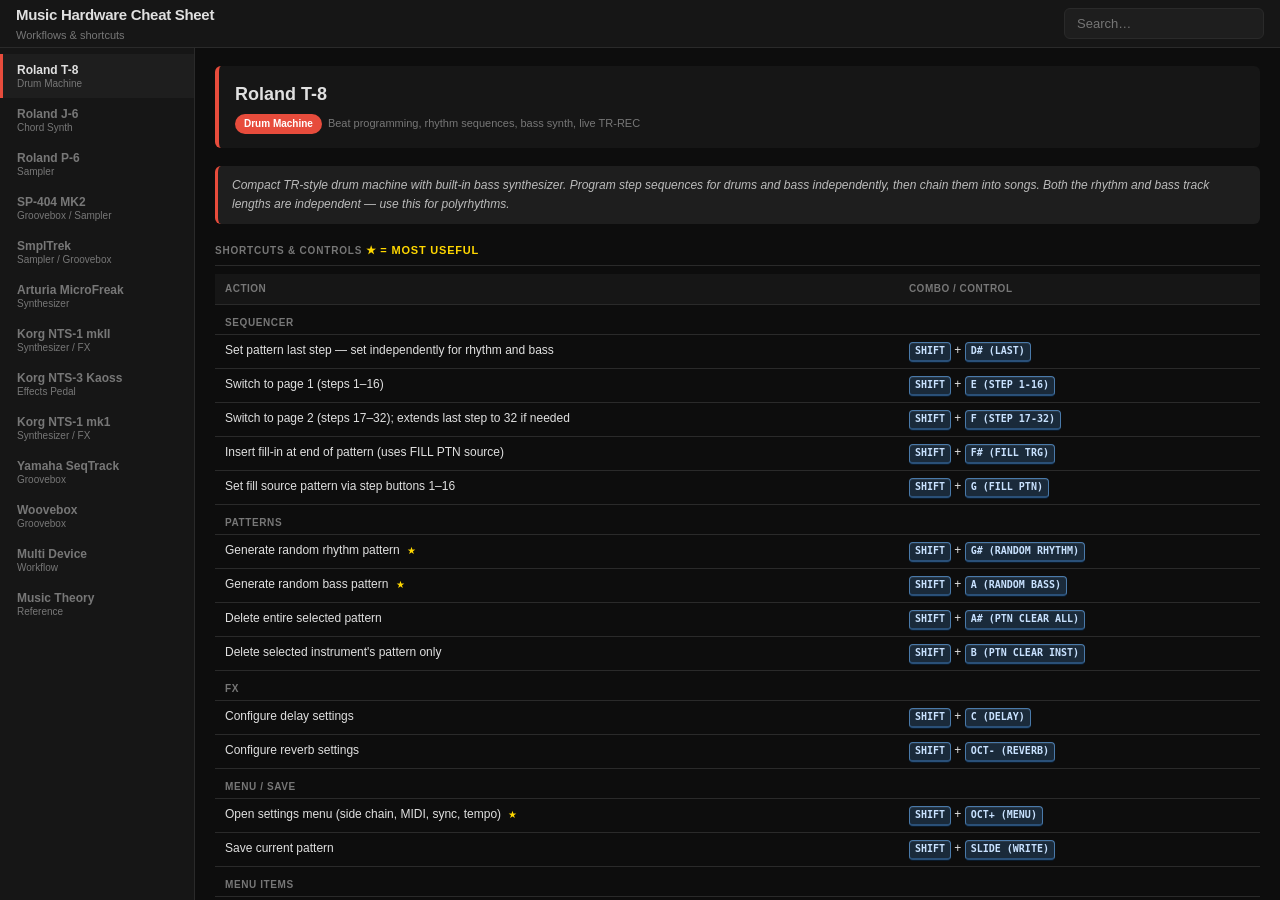
<file: index.html>
<!DOCTYPE html>
<html lang="en">
<head>
<meta charset="UTF-8">
<meta name="viewport" content="width=device-width, initial-scale=1.0">
<title>Music Hardware Cheat Sheet</title>
<link rel="icon" type="image/svg+xml" href="data:image/svg+xml,%3Csvg xmlns='http://www.w3.org/2000/svg' viewBox='0 0 32 32'%3E%3Crect width='32' height='32' rx='6' fill='%23161616'/%3E%3Crect x='4' y='14' width='3' height='10' rx='1.5' fill='%23e67e22'/%3E%3Crect x='9' y='10' width='3' height='14' rx='1.5' fill='%23e67e22'/%3E%3Crect x='14' y='6' width='3' height='18' rx='1.5' fill='%23e67e22'/%3E%3Crect x='19' y='10' width='3' height='14' rx='1.5' fill='%23e67e22'/%3E%3Crect x='24' y='14' width='3' height='10' rx='1.5' fill='%23e67e22'/%3E%3C/svg%3E">
<style>
*,*::before,*::after{box-sizing:border-box;margin:0;padding:0}
:root{
  --bg:#0d0d0d;--surf:#161616;--surf2:#1e1e1e;--surf3:#252525;
  --border:#2a2a2a;--text:#e0e0e0;--muted:#777;--radius:6px;
  --font:-apple-system,BlinkMacSystemFont,'Segoe UI',sans-serif;
}
html,body{height:100%;height:100dvh}
body{font-family:var(--font);background:var(--bg);color:var(--text);font-size:13px;line-height:1.6;display:flex;flex-direction:column;overflow:hidden}
header{
  display:flex;align-items:center;gap:12px;padding:0 16px;
  background:var(--surf);border-bottom:1px solid var(--border);flex-shrink:0;
  min-height:48px;flex-wrap:wrap;
}
header h1{font-size:15px;font-weight:700;letter-spacing:-.3px;white-space:nowrap}
header p{color:var(--muted);font-size:11px;white-space:nowrap}
.header-right{margin-left:auto;display:flex;gap:8px;align-items:center}
#search{
  padding:7px 12px;border-radius:var(--radius);
  border:1px solid var(--border);background:var(--surf2);color:var(--text);
  font-size:13px;width:200px;-webkit-appearance:none;
}
#search:focus{outline:none;border-color:#555}
/* ── Layout ── */
.layout{display:flex;flex:1;overflow:hidden;flex-direction:row}
/* ── Desktop sidebar ── */
.sidebar{
  width:195px;flex-shrink:0;overflow-y:auto;overflow-x:hidden;
  background:var(--surf);border-right:1px solid var(--border);padding:6px 0;
}
.tab-btn{
  display:block;width:100%;text-align:left;background:none;
  border:none;border-left:3px solid transparent;
  padding:9px 14px;cursor:pointer;color:var(--muted);transition:all .12s;
  -webkit-tap-highlight-color:transparent;
}
.tab-btn:hover{background:var(--surf2);color:var(--text)}
.tab-btn.active{border-left-color:var(--c);background:var(--surf2);color:var(--text)}
.tab-name{display:block;font-weight:600;font-size:12px}
.tab-cat{display:block;font-size:10px;color:var(--muted);margin-top:1px}
.content{flex:1;overflow-y:auto;-webkit-overflow-scrolling:touch;padding:18px 20px}
.panel{display:none}
.panel.active{display:block}
/* ── Mobile: top scrolling nav ── */
@media(max-width:700px){
  html,body{height:100dvh;overflow:hidden}
  body{font-size:14px}
  header{min-height:44px;padding:0 12px;gap:8px;flex-wrap:nowrap}
  header p{display:none}
  header h1{font-size:14px}
  .header-right{margin-left:auto}
  #search{width:140px;font-size:14px;padding:6px 10px}
  .layout{flex-direction:column}
  .sidebar{
    width:100%;height:auto;max-height:none;
    border-right:none;border-bottom:1px solid var(--border);
    display:flex;flex-direction:row;
    overflow-x:auto;overflow-y:hidden;
    padding:0;
    scrollbar-width:none;
    -webkit-overflow-scrolling:touch;
    flex-shrink:0;
  }
  .sidebar::-webkit-scrollbar{display:none}
  .tab-btn{
    display:inline-flex;flex-direction:column;align-items:center;
    width:auto;min-width:64px;flex-shrink:0;
    border-left:none;border-bottom:3px solid transparent;
    padding:14px 14px 10px;
    text-align:center;white-space:nowrap;
  }
  .tab-btn.active{
    border-left-color:transparent;border-bottom-color:var(--c);
    background:var(--surf2);
  }
  .tab-cat{display:none}
  .tab-name{font-size:11px}
  .content{padding:12px 12px 24px;-webkit-overflow-scrolling:touch}
}
.ph{
  display:flex;align-items:flex-start;gap:12px;
  padding:14px 16px;background:var(--surf);border-radius:var(--radius);
  margin-bottom:18px;border-left:4px solid var(--c);
}
.ph h2{font-size:18px;font-weight:700;margin-bottom:4px}
.badge{
  display:inline-block;padding:2px 9px;border-radius:20px;
  font-size:10px;font-weight:700;color:#fff;background:var(--c);margin-right:6px;
}
.usecase{color:var(--muted);font-size:11px}
.overview{
  background:var(--surf2);border-radius:var(--radius);
  padding:10px 14px;margin-bottom:18px;font-style:italic;
  color:#bbb;border-left:3px solid var(--c);font-size:12px;
}
.grid2{display:grid;grid-template-columns:1fr 1fr;gap:18px;margin-bottom:20px}
@media(max-width:700px){.grid2{grid-template-columns:1fr}}
h3{
  font-size:10px;text-transform:uppercase;letter-spacing:.8px;
  color:var(--muted);margin-bottom:8px;padding-bottom:5px;
  border-bottom:1px solid var(--border);
}
ol.wf{padding-left:16px}
ol.wf li,ul.tips li{margin-bottom:6px;font-size:12px}
ul.tips{padding-left:16px}
ul.tips li::marker{color:var(--c)}
.st-wrap{overflow-x:auto;-webkit-overflow-scrolling:touch;margin-bottom:22px}
.st{width:100%;border-collapse:collapse;font-size:12px;min-width:360px}
.st th{
  text-align:left;padding:7px 10px;background:var(--surf);
  color:var(--muted);font-size:10px;text-transform:uppercase;
  letter-spacing:.5px;border-bottom:1px solid var(--border);position:sticky;top:0;z-index:1;
}
.st td{padding:6px 10px;border-bottom:1px solid var(--border);vertical-align:top}
.st tr:hover td{background:var(--surf2)}
.st tr.hidden{display:none}
kbd{
  font-family:'SF Mono','Fira Code',monospace;
  font-size:10px;font-weight:600;
  color:#c9e2ff;
  background:#1a2a3a;
  border:1px solid #4a7aaa;
  border-bottom:2px solid #2a5078;
  border-radius:4px;
  padding:1px 5px 2px;
  white-space:nowrap;
  display:inline-block;
  line-height:1.4;
  box-shadow:0 1px 0 #0a1a2a,inset 0 1px 0 rgba(255,255,255,.07);
}
code{
  font-family:'SF Mono','Fira Code',monospace;
  font-size:10px;font-weight:600;
  color: #42709f;
  padding:1px 5px 2px;
  white-space:nowrap;
  display:inline-block;
  line-height:1.4;
}
@media(max-width:700px){
  .st-wrap{overflow-x:unset}
  .st{font-size:13px;min-width:unset}
  .st thead{display:none}
  .st tr{display:block;border-bottom:1px solid var(--border);padding:6px 0}
  .st tr.cat-label{display:block;padding:0}
  .st tr.hidden{display:none}
  .st td{display:block;border:none;padding:2px 10px}
  .st td:first-child{color:#7eb8f7;font-family:'SF Mono','Fira Code',monospace;font-size:12px;padding-top:6px}
  .st td:last-child{color:var(--text);font-size:13px;padding-bottom:6px}
  .ph{flex-direction:column;gap:8px}
  .ph h2{font-size:16px}
}
.cat-label td{
  font-size:10px;text-transform:uppercase;letter-spacing:.6px;
  color:var(--muted);padding:10px 10px 3px;font-weight:700;
  border-top:1px solid var(--border);background:var(--bg);
}
.star{color:gold;font-size:10px;margin-left:4px;vertical-align:middle}
.led-table{width:100%;border-collapse:collapse;font-size:11px;margin-bottom:16px}
.led-table td{padding:4px 8px;border-bottom:1px solid var(--border)}
.led-table tr:hover td{background:var(--surf2)}
.dot{display:inline-block;width:10px;height:10px;border-radius:50%;margin-right:6px;vertical-align:middle}
.cs-wrap{overflow-x:auto;margin-bottom:22px}
.cs-table{border-collapse:collapse;font-size:10px;white-space:nowrap;min-width:100%}
.cs-table th{text-align:center;padding:4px 5px;background:var(--surf);color:var(--muted);font-size:9px;text-transform:uppercase;letter-spacing:.4px;border-bottom:1px solid var(--border);position:sticky;top:0;z-index:1}
.cs-table th.lft{text-align:left}
.cs-table td{padding:3px 5px;border-bottom:1px solid var(--border);text-align:center;vertical-align:middle}
.cs-table tr:hover td{background:var(--surf2)}
.cs-table .cn{color:var(--c);font-weight:700;font-size:11px;text-align:right;width:28px}
.cs-table .cg{color:#aaa;text-align:left;min-width:80px}
.cs-table .cm{color:#667;text-align:left;font-size:9px;min-width:110px;font-style:italic}
.cs-table .cc{color:var(--text);min-width:52px}
.cs-table .ce{color:#444;font-size:9px}
/* ── Theory Panel ──────────────────────────────────────────────────── */
.th-ctrl{display:flex;flex-wrap:wrap;gap:6px;align-items:center;margin-bottom:14px;padding:10px 14px;background:var(--surf);border-radius:var(--radius);border:1px solid var(--border)}
.th-lbl{font-size:10px;color:var(--muted);text-transform:uppercase;letter-spacing:.5px;white-space:nowrap}
.th-rb{padding:3px 7px;border:1px solid var(--border);border-radius:4px;background:var(--surf2);color:var(--muted);cursor:pointer;font-size:11px;font-family:'SF Mono','Fira Code',monospace;transition:all .1s}
.th-rb.on{background:var(--c);color:#fff;border-color:var(--c)}
.th-rb:hover:not(.on){background:var(--surf3);color:var(--text)}
.th-sel{padding:5px 8px;border-radius:var(--radius);border:1px solid var(--border);background:var(--surf2);color:var(--text);font-size:12px}
.th-sel:focus{outline:none;border-color:var(--c)}
.th-piano-outer{overflow-x:auto;margin-bottom:12px;padding:4px 0}
.th-np{display:flex;flex-wrap:wrap;gap:4px;margin-bottom:14px;align-items:center}
.th-pill{padding:2px 8px;border-radius:12px;font-size:11px;font-family:'SF Mono','Fira Code',monospace;background:var(--surf2);border:1px solid var(--border);color:var(--muted)}
.th-pill.sc{background:var(--surf3);color:var(--text);border-color:#444}
.th-pill.rt{background:var(--c);color:#fff;border-color:var(--c);font-weight:700;box-shadow:0 0 0 2px var(--c),0 0 0 3px var(--bg)}
.th-g2{display:grid;grid-template-columns:1fr 226px;gap:16px;margin-bottom:16px}
@media(max-width:700px){.th-g2{grid-template-columns:1fr}}
.th-card{background:var(--surf);border-radius:var(--radius);padding:12px 14px;border:1px solid var(--border);margin-bottom:14px}
.th-card h4{font-size:10px;text-transform:uppercase;letter-spacing:.6px;color:var(--muted);margin-bottom:8px;padding-bottom:4px;border-bottom:1px solid var(--border)}
.cht{width:100%;border-collapse:collapse;font-size:11px}
.cht th{text-align:left;padding:4px 6px;color:var(--muted);font-size:9px;text-transform:uppercase;border-bottom:1px solid var(--border)}
.cht td{padding:3px 6px;border-bottom:1px solid var(--border);vertical-align:middle}
.cht tr:hover td{background:var(--surf2)}
.cht tr.th-hdr td{font-size:9px;color:var(--muted);text-transform:uppercase;letter-spacing:.5px;background:var(--bg);padding:8px 6px 3px;font-weight:700;border-top:1px solid var(--border)}
.ch-n{color:var(--c);font-weight:700;font-family:'SF Mono','Fira Code',monospace;font-size:12px}
.pg-grid{display:grid;grid-template-columns:repeat(auto-fill,minmax(188px,1fr));gap:10px;margin-bottom:20px}
.pg-card{background:var(--surf);border-radius:var(--radius);padding:10px 12px;border:1px solid var(--border);border-left:3px solid var(--c)}
.pg-name{font-size:11px;color:var(--text);font-weight:600;margin-bottom:3px}
.pg-chords{font-family:'SF Mono','Fira Code',monospace;font-size:12px;color:var(--c);margin:4px 0;letter-spacing:.2px}
.pg-meta{font-size:9px;color:var(--muted);text-transform:uppercase;letter-spacing:.4px}
.pg-desc{font-size:10px;color:#888;margin-top:2px}
.fm-tbl{width:100%;border-collapse:collapse;font-size:11px;margin-bottom:20px}
.fm-tbl th{text-align:left;padding:6px 8px;background:var(--surf);color:var(--muted);font-size:9px;text-transform:uppercase;border-bottom:1px solid var(--border)}
.fm-tbl td{padding:5px 8px;border-bottom:1px solid var(--border)}
.fm-tbl tr:hover td{background:var(--surf2)}
.fm-prog{font-family:'SF Mono','Fira Code',monospace;color:var(--c);font-size:11px}
.ns-input{width:100%;padding:8px 10px;border-radius:var(--radius);border:1px solid var(--border);background:var(--surf2);color:var(--text);font-size:13px;font-family:'SF Mono','Fira Code',monospace;margin-bottom:10px;box-sizing:border-box}
.ns-input:focus{outline:none;border-color:var(--c)}
.ns-tag{display:inline-block;padding:1px 7px;border-radius:10px;font-size:11px;font-family:'SF Mono','Fira Code',monospace;background:var(--surf3);border:1px solid var(--border);color:var(--text);margin:2px 3px 2px 0}
.ns-tag.active{background:var(--c);border-color:var(--c);color:#fff}
.ns-row{display:flex;align-items:baseline;gap:8px;padding:5px 0;border-bottom:1px solid var(--border);font-size:12px}
.ns-row:last-child{border-bottom:none}
.ns-row.exact .ns-name{color:var(--c)}
.ns-name{font-weight:700;min-width:160px}
.ns-notes{font-family:'SF Mono','Fira Code',monospace;font-size:10px;color:var(--muted);flex:1;flex-wrap:wrap}
.ns-badge{font-size:9px;padding:1px 5px;border-radius:8px;background:var(--surf3);color:var(--muted);border:1px solid var(--border);margin-left:4px;white-space:nowrap}
.ns-badge.exact{background:var(--c);color:#fff;border-color:var(--c)}
@media print{
  .sidebar,#search,#dev-filter{display:none}
  body{display:block;height:auto;overflow:auto}
  .layout{height:auto;display:block}
  .content{padding:0}
  .panel{display:block!important;page-break-after:always}
}
</style>
</head>
<body>
<header>
  <div><h1>Music Hardware Cheat Sheet</h1><p>Workflows &amp; shortcuts</p></div>
  <div class="header-right">
    <input id="search" type="text" placeholder="Search…" autocomplete="off" autocorrect="off" spellcheck="false">
  </div>
</header>
<div class="layout">
<nav class="sidebar" id="sidebar"></nav>
<main class="content" id="content"></main>
</div>
<script>
const DEVICES = [
{"id": "t8", "name": "Roland T-8", "cat": "Drum Machine", "color": "#e74c3c", "use": "Beat programming, rhythm sequences, bass synth, live TR-REC", "overview": "Compact TR-style drum machine with built-in bass synthesizer. Program step sequences for drums and bass independently, then chain them into songs. Both the rhythm and bass track lengths are independent — use this for polyrhythms.", "workflow": ["<kbd>[BASS DRUM]</kbd>, <kbd>[SNARE]</kbd>, <kbd>[HIHAT]</kbd>, <kbd>[TOM]</kbd>, <kbd>[HAND CLAP]</kbd>, or <kbd>[BASS]</kbd> — select instrument", "Turn <kbd>[TEMPO/VALUE]</kbd> to set BPM → press <kbd>[PLAY]</kbd> to start playback", "While playing: press step buttons <kbd>[1–16]</kbd> to toggle hits on/off (live TR-REC)", "With instrument selected: turn <kbd>[LEVEL]</kbd> (volume), <kbd>[TUNE]</kbd> (pitch), <kbd>[DECAY]</kbd> (length)", "<kbd>[SHIFT]</kbd> + <kbd>[G# (RANDOM RHYTHM)]</kbd> → instant random pattern; <kbd>[SHIFT]</kbd> + <kbd>[A (RANDOM BASS)]</kbd> for bass", "<kbd>[SHIFT]</kbd> + <kbd>[D# (LAST)]</kbd> → turn <kbd>[TEMPO/VALUE]</kbd> to set last step (set independently per rhythm/bass)", "<kbd>[KYBD]</kbd> button → press keyboard buttons to enter bass notes; <kbd>[SLIDE]</kbd> = portamento, <kbd>[ACCENT]</kbd> = accent", "<kbd>[SHIFT]</kbd> + <kbd>[F# (FILL TRG)]</kbd> to trigger fill; <kbd>[SHIFT]</kbd> + <kbd>[G (FILL PTN)]</kbd> to choose fill source", "<kbd>[SHIFT]</kbd> + <kbd>[OCT+ (MENU)]</kbd> → scroll with <kbd>[TEMPO/VALUE]</kbd> → press <kbd>[C# (ENTER)]</kbd> to set side chain, MIDI, sync, etc.", "<kbd>[SHIFT]</kbd> + <kbd>[SLIDE (WRITE)]</kbd> to save pattern"], "shortcuts": [{"cat": "Sequencer", "combo": "[SHIFT] + [D# (LAST)]", "action": "Set pattern last step — set independently for rhythm and bass"}, {"cat": "Sequencer", "combo": "[SHIFT] + [E (STEP 1-16)]", "action": "Switch to page 1 (steps 1–16)"}, {"cat": "Sequencer", "combo": "[SHIFT] + [F (STEP 17-32)]", "action": "Switch to page 2 (steps 17–32); extends last step to 32 if needed"}, {"cat": "Sequencer", "combo": "[SHIFT] + [F# (FILL TRG)]", "action": "Insert fill-in at end of pattern (uses FILL PTN source)"}, {"cat": "Sequencer", "combo": "[SHIFT] + [G (FILL PTN)]", "action": "Set fill source pattern via step buttons 1–16"}, {"cat": "Patterns", "combo": "[SHIFT] + [G# (RANDOM RHYTHM)]", "action": "Generate random rhythm pattern ★"}, {"cat": "Patterns", "combo": "[SHIFT] + [A (RANDOM BASS)]", "action": "Generate random bass pattern ★"}, {"cat": "Patterns", "combo": "[SHIFT] + [A# (PTN CLEAR ALL)]", "action": "Delete entire selected pattern"}, {"cat": "Patterns", "combo": "[SHIFT] + [B (PTN CLEAR INST)]", "action": "Delete selected instrument's pattern only"}, {"cat": "FX", "combo": "[SHIFT] + [C (DELAY)]", "action": "Configure delay settings"}, {"cat": "FX", "combo": "[SHIFT] + [OCT- (REVERB)]", "action": "Configure reverb settings"}, {"cat": "Menu / Save", "combo": "[SHIFT] + [OCT+ (MENU)]", "action": "Open settings menu (side chain, MIDI, sync, tempo) ★"}, {"cat": "Menu / Save", "combo": "[SHIFT] + [SLIDE (WRITE)]", "action": "Save current pattern"}, {"cat": "Menu Items", "combo": "Menu → SC", "action": "Side chain depth — duck mix using a rhythm instrument as trigger"}, {"cat": "Menu Items", "combo": "Menu → SCdG", "action": "Side chain ducking depth for instrument / delay-reverb / USB input"}, {"cat": "Menu Items", "combo": "Menu → SCti", "action": "Side chain time ratio (0.5 / 1.0 / 2.0)"}, {"cat": "Menu Items", "combo": "Menu → SCSr", "action": "Side chain trigger source: bd, Sd, CLAP, tON, CH, OH"}, {"cat": "Menu Items", "combo": "Menu → SYnC", "action": "MIDI clock sync: AUTO / Int / MIDI / USB"}, {"cat": "Menu Items", "combo": "Menu → rCh / bCh", "action": "Set MIDI channel for rhythm / bass separately"}], "tips": ["Polyrhythm: set rhythm LAST STEP to 12, bass LAST STEP to 16 — they drift against each other", "Random + tweak: hit RANDOM RHYTHM then mute/unmute steps to shape — fastest way to a new beat", "Side chain in menu: SC depth &lt;50 = duck depth, &gt;50 = sustain time. SŹdG sets which elements get ducked", "Pattern Sync=OnCE: if rhythm/bass last steps differ, press once to sync them up on next restart"]},
{"id": "j6", "name": "Roland J-6", "cat": "Chord Synth", "color": "#3498db", "use": "Chord voicings, arpeggios, melodic phrases, step-sequenced chord progressions", "overview": "Chord synthesizer that auto-plays rich voicings and phrases. Turn STYLE + VARIATION knobs to browse 100s of styles. The 16-step sequencer stores chord changes with per-step phrase assignments — each step can have its own style.", "workflow": ["Press <kbd>STYLE [ON]</kbd> button (lights up) to activate phrase/arp playback", "Turn <kbd>[STYLE]</kbd> knob → select a phrase style; turn <kbd>[VARIATION]</kbd> knob → pick variation within that style", "Press keyboard buttons to trigger chords — J-6 plays full voicings automatically", "Press <kbd>[CHORD]</kbd> button to hear raw chord shapes without the phrase running", "<kbd>[SHIFT]</kbd> + <kbd>[C# (OCTAVE-)]</kbd> or <kbd>[SHIFT]</kbd> + <kbd>[D# (OCTAVE+)]</kbd> to shift octave", "Record: press <kbd>[REC]</kbd> → press <kbd>[PLAY]</kbd> → play chord changes → press <kbd>[PLAY]</kbd> to stop", "Edit a step: select it → hold <kbd>[SHIFT]</kbd> + press <kbd>[B (MENU)]</kbd> → scroll to COPY / PSTE / INSR / DUPL → press <kbd>[D (ENTER)]</kbd>", "Hold <kbd>[PATTERN]</kbd> + turn <kbd>[TEMPO/VALUE]</kbd> to change beats per measure (1/4 note / triplet / 1/8 / 1/8 per beat)", "<kbd>[SHIFT]</kbd> + <kbd>[A (KEY)]</kbd> → turn <kbd>[TEMPO/VALUE]</kbd> to transpose keyboard → <kbd>[C (EXIT)]</kbd> to exit", "<kbd>[SHIFT]</kbd> + <kbd>[C (WRITE)]</kbd> → press <kbd>[D (ENTER)]</kbd> to save pattern"], "shortcuts": [{"cat": "Playback", "combo": "STYLE [ON] button", "action": "Enable phrase/arp playback ★"}, {"cat": "Playback", "combo": "[CHORD] button", "action": "Play chords without phrase style running"}, {"cat": "Playback", "combo": "[SHIFT] + [C# (OCTAVE-)]", "action": "Octave down"}, {"cat": "Playback", "combo": "[SHIFT] + [D# (OCTAVE+)]", "action": "Octave up"}, {"cat": "Sequencer", "combo": "[SHIFT] + [E (SHUFFLE)]", "action": "Configure shuffle / swing"}, {"cat": "Sequencer", "combo": "[SHIFT] + [F (LAST)]", "action": "Set last step (pattern length)"}, {"cat": "Sequencer", "combo": "[SHIFT] + [G (CLEAR)]", "action": "Initialize pattern (or just the selected step if one is selected)"}, {"cat": "Sequencer", "combo": "Hold [PATTERN] + turn [TEMPO/VALUE]", "action": "Change beats per measure (1-4, 1-3, 1-2, 1–8) ★"}, {"cat": "Sequencer", "combo": "[SHIFT] + [B (MENU)] → INSR", "action": "Insert empty step at selected position"}, {"cat": "Sequencer", "combo": "[SHIFT] + [B (MENU)] → DUPL", "action": "Double pattern (copies all steps, doubles length)"}, {"cat": "Sequencer", "combo": "[SHIFT] + [B (MENU)] → COPY / PSTE", "action": "Copy and paste a step"}, {"cat": "Sequencer", "combo": "[SHIFT] + [B (MENU)] → A.vLo", "action": "Set accent velocity for phrases"}, {"cat": "Sequencer", "combo": "[SHIFT] + [B (MENU)] → P.chg", "action": "Set pattern change timing (at next step, or after N beats)"}, {"cat": "Transpose", "combo": "[SHIFT] + [A (KEY)]", "action": "Transpose keyboard — set value with [TEMPO/VALUE] ★"}, {"cat": "Edit / Nav", "combo": "[SHIFT] + [D (ENTER)]", "action": "Confirm value or selection"}, {"cat": "Edit / Nav", "combo": "[SHIFT] + [C (EXIT)]", "action": "Exit current menu"}, {"cat": "Edit / Nav", "combo": "[SHIFT] + [B (MENU)]", "action": "Open settings menu"}, {"cat": "Save", "combo": "[SHIFT] + [C (WRITE)] → [D (ENTER)]", "action": "Save pattern ★"}], "tips": ["Per-step STYLE: when a step has STYLE:ON it stores its own phrase — style keeps playing even if following steps are STYLE:OFF", "When all steps are STYLE:OFF, the pattern-level style applies uniformly to all steps", "VARIATION knob: subtle changes within a style — different rhythmic emphasis, not a full new pattern", "Use DUPL to double a 4-bar pattern to 8 bars, then edit the second half for a B section"], "scaleRef": [{"scale": "C major", "sets": "7", "keys": ["C", "D", "E", "F", "G", "A", "B"], "tip": "White keys only. Black keys = dim passing chords — use sparingly"}, {"scale": "A natural minor", "sets": "7", "keys": ["A", "B", "C", "D", "E", "F", "G"], "tip": "Same set as C major — relative minor. Root on A, not C"}, {"scale": "C major + 7ths", "sets": "27, 34, 39", "keys": ["C", "D", "E", "F", "G", "A", "B"], "tip": "27=lo-fi, 34=country, 39=latin. All same diatonic keys"}, {"scale": "C major jazz/9ths", "sets": "2, 31", "keys": ["C", "D", "E", "F", "G", "A", "B"], "tip": "2=extended 9ths, 31=neo soul. White keys diatonic"}, {"scale": "C natural minor", "sets": "8", "keys": ["C", "D", "D#", "F", "G", "G#", "A#"], "tip": "Aeolian. Use C D Eb F G Ab Bb — maps to these buttons"}, {"scale": "A natural minor ♭", "sets": "8", "keys": ["A", "B", "C", "D", "E", "F", "G"], "tip": "Transpose Set 8 to A via [SHIFT]+[KEY] → same 7 white keys as C major"}, {"scale": "C harmonic minor", "sets": "9", "keys": ["C", "D", "D#", "F", "G", "G#", "B"], "tip": "Raised 7th (B natural) = leading tone. Good for flamenco/dramatic"}, {"scale": "C minor + 7ths", "sets": "28, 45", "keys": ["C", "D", "D#", "F", "G", "G#", "A#"], "tip": "28=lo-fi minor, 45=house minor 7"}, {"scale": "C minor jazz", "sets": "12, 13, 32", "keys": ["C", "D", "D#", "F", "G", "G#", "A#"], "tip": "12=altered, 13=jazz min9, 32=neo soul min"}, {"scale": "Blues / dominant", "sets": "6, 37", "keys": ["all 12"], "tip": "6=dom9 blues, 37=funk dom9. Every key works — no wrong notes"}, {"scale": "Minor pentatonic", "sets": "38", "keys": ["C", "D#", "F", "G", "A#"], "tip": "Funk min9 — these 5 give you classic minor penta feel"}, {"scale": "Ambient", "sets": "51, 52", "keys": ["all 12"], "tip": "51=add9 major, 52=madd9 minor. Chromatic — all keys valid"}, {"scale": "Cinematic / Sus", "sets": "53, 54", "keys": ["all 12"], "tip": "53=sus4, 54=sus2. Float between major and minor freely"}, {"scale": "Synthwave", "sets": "61, 62", "keys": ["all 12"], "tip": "61=maj7 chromatic, 62=min7 chromatic"}, {"scale": "Power / Rock", "sets": "29", "keys": ["all 12"], "tip": "5th intervals only — no thirds = genre-neutral"}, {"scale": "Bossa Nova", "sets": "41, 42", "keys": ["C", "D", "E", "F", "G", "A", "B"], "tip": "41=major bossa, 42=minor bossa. Same diatonic keys"}, {"scale": "Gospel / R&B", "sets": "30, 35", "keys": ["C", "D", "E", "F", "G", "A", "B"], "tip": "30=all maj9, 35=R&B major. Rich 9th voicings on diatonic keys"}], "chordSets": [{"n": 1, "g": "Pop", "m": "C major / sus tensions", "chords": {"C": "Cadd9", "Cs": "C#M9/C", "D": "Dm7", "Ds": "D#M7", "E": "Cadd9/E", "F": "FM9", "Fs": "Dadd9/F#", "G": "Em7/G", "Gs": "Fm6/G#", "A": "FM/A", "As": "Gm/A#", "B": "G/B"}}, {"n": 2, "g": "Pop", "m": "C major 9th palette", "chords": {"C": "CM9", "Cs": "C#dim7", "D": "Dm9", "Ds": "D#dim7", "E": "Em7", "F": "FM9", "Fs": "F#m7b5", "G": "F/A", "Gs": "G#dim7", "A": "Am9", "As": "C/A#", "B": "Bm7b5"}}, {"n": 3, "g": "Jazz", "m": "Dominant/altered jazz", "chords": {"C": "D7sus2/C", "Cs": "C#7#9", "D": "Dm9", "Ds": "D7#9", "E": "E7#9", "F": "FM9", "Fs": "F#7#9", "G": "G7(13)", "Gs": "G#7(13)", "A": "Am7(11)", "As": "A#9", "B": "Bm7(11)"}}, {"n": 4, "g": "Jazz", "m": "Jazz aug/dom blend", "chords": {"C": "Dsus2/C", "Cs": "C#7#9", "D": "Dm9", "Ds": "D#9", "E": "Em9", "F": "Fm9", "Fs": "F#m7b5", "G": "Gaug7", "Gs": "G#7(13)", "A": "Aaug7", "As": "A#7(13)", "B": "Bm7(11)"}}, {"n": 5, "g": "Jazz", "m": "All maj9 chromatic", "chords": {"C": "CM9", "Cs": "C#M7", "D": "DM9", "Ds": "D#M9", "E": "EM9", "F": "FM9", "Fs": "F#M9", "G": "GM9", "Gs": "G#M9", "A": "AM9", "As": "A#M9", "B": "BM9"}}, {"n": 6, "g": "Blues", "m": "Dominant 9 / blues", "chords": {"C": "C9", "Cs": "C#9", "D": "D9", "Ds": "D#9", "E": "E7#9", "F": "Fm9", "Fs": "F#dim7", "G": "G7(13)", "Gs": "G#dim7", "A": "Aaug7", "As": "A#7(13)", "B": "Bm7b5"}}, {"n": 7, "g": "Trad Maj", "m": "C major diatonic", "chords": {"C": "C", "Cs": "C#dim7", "D": "Dm", "Ds": "D#dim7", "E": "Em", "F": "F", "Fs": "F#m7b5", "G": "G", "Gs": "G#dim7", "A": "Am", "As": "A#", "B": "Bdim"}}, {"n": 8, "g": "Trad Min", "m": "C natural minor", "chords": {"C": "Cm", "Cs": "C#", "D": "Ddim", "Ds": "Eb", "E": "Edim7", "F": "Fm", "Fs": "F#dim7", "G": "Gm", "Gs": "G#", "A": "Am7b5", "As": "A#", "B": "Bdim7"}}, {"n": 9, "g": "Trad Min 2", "m": "Harmonic minor variant", "chords": {"C": "Cm", "Cs": "C#", "D": "Ddim", "Ds": "D#aug", "E": "Em", "F": "Fm", "Fs": "F#dim7", "G": "G", "Gs": "G#", "A": "Am7b5", "As": "A#", "B": "Bdim"}}, {"n": 10, "g": "Pop Min", "m": "Melodic minor pop", "chords": {"C": "Cmadd9", "Cs": "C#M7", "D": "Dm7b5", "Ds": "D#M7", "E": "Edim7", "F": "Fm9", "Fs": "F#dim7", "G": "Gm7", "Gs": "G#M7", "A": "Am7b5", "As": "G#/A#", "B": "Bdim7"}}, {"n": 11, "g": "Pop Min", "m": "Pop minor alt", "chords": {"C": "Cmadd9", "Cs": "Gdim/C#", "D": "Dm7b5", "Ds": "D#M7", "E": "EM9", "F": "Fm9", "Fs": "F#dim7", "G": "Gaug7", "Gs": "G#M7", "A": "Am7b5", "As": "Cm7/A#", "B": "Baug#9"}}, {"n": 12, "g": "Jazz Min", "m": "Jazz minor / altered", "chords": {"C": "Cm7(11)", "Cs": "C#7#9", "D": "Dm7b5", "Ds": "D#M7#5", "E": "E9", "F": "F9", "Fs": "F#dim7", "G": "G7#9", "Gs": "G#M7b5", "A": "Am7b5", "As": "A#m7", "B": "Bdim7"}}, {"n": 13, "g": "Jazz Min", "m": "Jazz minor 9th palette", "chords": {"C": "Cm9", "Cs": "C#9", "D": "Dm9", "Ds": "D#9", "E": "EM9", "F": "Fm9", "Fs": "F#dim7", "G": "G7(13)", "Gs": "G#m6", "A": "Am7b5", "As": "A#m7", "B": "Bm7b5"}}, {"n": 14, "g": "Oct Stack", "m": "Octave interval stack", "chords": {"C": "", "Cs": "", "D": "", "Ds": "", "E": "", "F": "", "Fs": "", "G": "", "Gs": "", "A": "", "As": "", "B": ""}}, {"n": 15, "g": "4th Stack", "m": "Perfect 4th intervals", "chords": {"C": "", "Cs": "", "D": "", "Ds": "", "E": "", "F": "", "Fs": "", "G": "", "Gs": "", "A": "", "As": "", "B": ""}}, {"n": 16, "g": "5th Stack", "m": "Perfect 5th intervals", "chords": {"C": "", "Cs": "", "D": "", "Ds": "", "E": "", "F": "", "Fs": "", "G": "", "Gs": "", "A": "", "As": "", "B": ""}}, {"n": 17, "g": "Utility", "m": "Major triads — all keys", "chords": {"C": "C", "Cs": "C#", "D": "D", "Ds": "D#", "E": "E", "F": "F", "Fs": "F#", "G": "G", "Gs": "G#", "A": "A", "As": "A#", "B": "B"}}, {"n": 18, "g": "Utility", "m": "Minor triads — all keys", "chords": {"C": "Cm", "Cs": "C#m", "D": "Dm", "Ds": "D#m", "E": "E", "F": "Fm", "Fs": "F#m", "G": "Gm", "Gs": "G#m", "A": "Am", "As": "A#m", "B": "Bm"}}, {"n": 19, "g": "Utility", "m": "Major 7 — all keys", "chords": {"C": "CM7", "Cs": "C#M7", "D": "DM7", "Ds": "D#M7", "E": "EM7", "F": "FM7", "Fs": "F#M7", "G": "GM7", "Gs": "G#M7", "A": "AM7", "As": "A#M7", "B": "BM7"}}, {"n": 20, "g": "Utility", "m": "Minor 7 — all keys", "chords": {"C": "Cm7", "Cs": "C#m7", "D": "Dm7", "Ds": "D#m7", "E": "Em7", "F": "Fm7", "Fs": "F#m7", "G": "Gm7", "Gs": "G#m7", "A": "Am7", "As": "A#m7", "B": "Bm7"}}, {"n": 21, "g": "Utility", "m": "Dominant 7 — all keys", "chords": {"C": "C7", "Cs": "C#7", "D": "D7", "Ds": "D#7", "E": "E7", "F": "F7", "Fs": "F#7", "G": "G7", "Gs": "G#7", "A": "A7", "As": "A#7", "B": "B7"}}, {"n": 22, "g": "Utility", "m": "Dim7 — all keys", "chords": {"C": "Cdim7", "Cs": "C#dim7", "D": "Ddim7", "Ds": "D#dim7", "E": "Edim7", "F": "Fdim7", "Fs": "F#dim7", "G": "Gdim7", "Gs": "G#dim7", "A": "Adim7", "As": "A#dim7", "B": "Bdim7"}}, {"n": 23, "g": "EDM", "m": "Minor scale (EDM A)", "chords": {"C": "Cm", "Cs": "C#", "D": "Ddim", "Ds": "D#", "E": "Edim", "F": "Fm", "Fs": "F#dim", "G": "G", "Gs": "G#", "A": "Adim", "As": "A#", "B": "Bdim"}}, {"n": 24, "g": "EDM", "m": "Minor scale (EDM B)", "chords": {"C": "Cm", "Cs": "C#", "D": "Ddim", "Ds": "D#", "E": "Edim", "F": "Fm", "Fs": "F#dim", "G": "Gm", "Gs": "G#", "A": "Adim", "As": "A#", "B": "Bdim"}}, {"n": 25, "g": "EDM", "m": "Minor + maj7 tensions", "chords": {"C": "Cm", "Cs": "C#M7", "D": "Ddim", "Ds": "D#M7", "E": "Edim", "F": "Fm7", "Fs": "F#dim", "G": "Gm7", "Gs": "G#M7", "A": "Adim", "As": "A#", "B": "Bdim"}}, {"n": 26, "g": "EDM", "m": "9th chords all keys", "chords": {"C": "Cm9", "Cs": "C#M9", "D": "D9", "Ds": "D#M9", "E": "Em9", "F": "Fm9", "Fs": "F#9", "G": "Gm9", "Gs": "G#M9", "A": "Am9", "As": "A#M9", "B": "Bm9"}}, {"n": 27, "g": "Lo-Fi", "m": "C major lo-fi", "chords": {"C": "CM9", "Cs": "C#dim7", "D": "Dm7", "Ds": "D#dim7", "E": "Em7", "F": "FM7", "Fs": "F#m7b5", "G": "G7", "Gs": "G#dim7", "A": "Am7", "As": "C/A#", "B": "Bm7b5"}}, {"n": 28, "g": "Lo-Fi", "m": "C minor lo-fi", "chords": {"C": "Cmadd9", "Cs": "C#M7", "D": "Dm7b5", "Ds": "D#M7", "E": "Edim7", "F": "Fm7", "Fs": "F#dim7", "G": "Gm7", "Gs": "G#M7", "A": "Am7b5", "As": "G#/A#", "B": "Bdim7"}}, {"n": 29, "g": "Rock", "m": "Power chords — all keys", "chords": {"C": "C5", "Cs": "C#5", "D": "D5", "Ds": "D#5", "E": "E5", "F": "F5", "Fs": "F#5", "G": "G5", "Gs": "G#5", "A": "A5", "As": "A#5", "B": "B5"}}, {"n": 30, "g": "Gospel", "m": "Maj9 chromatic (gospel)", "chords": {"C": "CM9", "Cs": "C#M9", "D": "DM9", "Ds": "D#M9", "E": "EM9", "F": "FM9", "Fs": "F#M9", "G": "GM9", "Gs": "G#M9", "A": "AM9", "As": "A#M9", "B": "BM9"}}, {"n": 31, "g": "Neo Soul", "m": "Neo soul major", "chords": {"C": "CM9", "Cs": "C#7#9", "D": "Dm9", "Ds": "D#M7#5", "E": "Em9", "F": "FM9", "Fs": "F#m7b5", "G": "G7(13)", "Gs": "G#M7", "A": "Am9", "As": "A#M7", "B": "Bm7b5"}}, {"n": 32, "g": "Neo Soul", "m": "Neo soul minor", "chords": {"C": "Cm9", "Cs": "C#M9", "D": "Dm7b5", "Ds": "D#M9", "E": "E9", "F": "Fm9", "Fs": "F#dim7", "G": "G7(13)", "Gs": "G#M9", "A": "Am7b5", "As": "A#m9", "B": "Bm7b5"}}, {"n": 33, "g": "Country", "m": "Country major", "chords": {"C": "C", "Cs": "C#dim", "D": "Dm", "Ds": "D#dim", "E": "Em", "F": "F", "Fs": "F#dim", "G": "G", "Gs": "G#dim", "A": "Am", "As": "A#", "B": "Bdim"}}, {"n": 34, "g": "Country", "m": "Country maj7", "chords": {"C": "C", "Cs": "C#dim7", "D": "Dm7", "Ds": "D#dim7", "E": "Em7", "F": "FM7", "Fs": "F#m7b5", "G": "G7", "Gs": "G#dim7", "A": "Am7", "As": "A#", "B": "Bm7b5"}}, {"n": 35, "g": "R&B", "m": "R&B major", "chords": {"C": "CM9", "Cs": "C#7#9", "D": "Dm9", "Ds": "D#M7", "E": "Em9", "F": "FM9", "Fs": "F#m7b5", "G": "G7(13)", "Gs": "G#M7", "A": "Am9", "As": "A#M9", "B": "Bm7b5"}}, {"n": 36, "g": "R&B", "m": "R&B minor", "chords": {"C": "Cm9", "Cs": "C#M9", "D": "Dm7b5", "Ds": "D#M9", "E": "E7#9", "F": "Fm9", "Fs": "F#dim7", "G": "G7#9", "Gs": "G#M9", "A": "Am7b5", "As": "A#m9", "B": "Bdim7"}}, {"n": 37, "g": "Funk", "m": "Dom9 chromatic", "chords": {"C": "C9", "Cs": "C#9", "D": "D9", "Ds": "D#9", "E": "E9", "F": "F9", "Fs": "F#9", "G": "G9", "Gs": "G#9", "A": "A9", "As": "A#9", "B": "B9"}}, {"n": 38, "g": "Funk", "m": "Min9 chromatic", "chords": {"C": "Cm9", "Cs": "C#m9", "D": "Dm9", "Ds": "D#m9", "E": "Em9", "F": "Fm9", "Fs": "F#m9", "G": "Gm9", "Gs": "G#m9", "A": "Am9", "As": "A#m9", "B": "Bm9"}}, {"n": 39, "g": "Latin", "m": "Latin major", "chords": {"C": "CM7", "Cs": "C#dim7", "D": "Dm7", "Ds": "D#dim7", "E": "Em7", "F": "FM7", "Fs": "F#m7b5", "G": "G7", "Gs": "G#dim7", "A": "Am7", "As": "A#M7", "B": "Bm7b5"}}, {"n": 40, "g": "Latin", "m": "Latin minor", "chords": {"C": "Cm7", "Cs": "C#M7", "D": "Dm7b5", "Ds": "D#M7", "E": "Edim7", "F": "Fm7", "Fs": "F#dim7", "G": "Gm7", "Gs": "G#M7", "A": "Am7b5", "As": "A#M7", "B": "Bdim7"}}, {"n": 41, "g": "Bossa Nova", "m": "Bossa major", "chords": {"C": "CM9", "Cs": "C#dim7", "D": "Dm9", "Ds": "D#dim7", "E": "Em7", "F": "FM9", "Fs": "F#m7b5", "G": "G7(13)", "Gs": "G#dim7", "A": "Am9", "As": "A#M9", "B": "Bm7b5"}}, {"n": 42, "g": "Bossa Nova", "m": "Bossa minor", "chords": {"C": "Cm9", "Cs": "C#M9", "D": "Dm7b5", "Ds": "D#M9", "E": "E7#9", "F": "Fm9", "Fs": "F#dim7", "G": "G7(13)", "Gs": "G#M9", "A": "Am7b5", "As": "A#m9", "B": "Bm7b5"}}, {"n": 43, "g": "Reggae", "m": "Reggae major", "chords": {"C": "C", "Cs": "C#", "D": "Dm", "Ds": "D#", "E": "Em", "F": "F", "Fs": "F#m", "G": "G", "Gs": "G#", "A": "Am", "As": "A#", "B": "Bm"}}, {"n": 44, "g": "Reggae", "m": "Reggae minor", "chords": {"C": "Cm", "Cs": "C#", "D": "Ddim", "Ds": "D#", "E": "Edim", "F": "Fm", "Fs": "F#dim", "G": "Gm", "Gs": "G#", "A": "Adim", "As": "A#", "B": "Bdim"}}, {"n": 45, "g": "House", "m": "House minor 7", "chords": {"C": "Cm7", "Cs": "C#M7", "D": "Dm7b5", "Ds": "D#M7", "E": "Edim7", "F": "Fm7", "Fs": "F#dim7", "G": "Gm7", "Gs": "G#M7", "A": "Am7b5", "As": "A#M7", "B": "Bdim7"}}, {"n": 46, "g": "House", "m": "House major 7", "chords": {"C": "CM7", "Cs": "C#dim7", "D": "Dm7", "Ds": "D#dim7", "E": "Em7", "F": "FM7", "Fs": "F#m7b5", "G": "G7", "Gs": "G#dim7", "A": "Am7", "As": "A#M7", "B": "Bm7b5"}}, {"n": 47, "g": "Disco", "m": "Disco major", "chords": {"C": "CM9", "Cs": "C#dim7", "D": "Dm9", "Ds": "D#dim7", "E": "Em7", "F": "FM9", "Fs": "F#m7b5", "G": "G7", "Gs": "G#dim7", "A": "Am9", "As": "A#M7", "B": "Bm7b5"}}, {"n": 48, "g": "Disco", "m": "Disco minor", "chords": {"C": "Cm9", "Cs": "C#M7", "D": "Dm7b5", "Ds": "D#M7", "E": "Edim7", "F": "Fm9", "Fs": "F#dim7", "G": "Gm7", "Gs": "G#M7", "A": "Am7b5", "As": "A#M7", "B": "Bdim7"}}, {"n": 49, "g": "Techno", "m": "Minor triads chromatic", "chords": {"C": "Cm", "Cs": "C#", "D": "Dm", "Ds": "D#", "E": "Em", "F": "Fm", "Fs": "F#m", "G": "Gm", "Gs": "G#", "A": "Am", "As": "A#", "B": "Bm"}}, {"n": 50, "g": "Techno", "m": "Major triads chromatic", "chords": {"C": "C", "Cs": "C#", "D": "D", "Ds": "D#", "E": "E", "F": "F", "Fs": "F#", "G": "G", "Gs": "G#", "A": "A", "As": "A#", "B": "B"}}, {"n": 51, "g": "Ambient", "m": "add9 major chromatic", "chords": {"C": "Cadd9", "Cs": "C#add9", "D": "Dadd9", "Ds": "D#add9", "E": "Eadd9", "F": "Fadd9", "Fs": "F#add9", "G": "Gadd9", "Gs": "G#add9", "A": "Aadd9", "As": "A#add9", "B": "Badd9"}}, {"n": 52, "g": "Ambient", "m": "madd9 minor chromatic", "chords": {"C": "Cmadd9", "Cs": "C#madd9", "D": "Dmadd9", "Ds": "D#madd9", "E": "Emadd9", "F": "Fmadd9", "Fs": "F#madd9", "G": "Gmadd9", "Gs": "G#madd9", "A": "Amadd9", "As": "A#madd9", "B": "Bmadd9"}}, {"n": 53, "g": "Cinematic", "m": "sus4 chromatic", "chords": {"C": "Csus4", "Cs": "C#sus4", "D": "Dsus4", "Ds": "D#sus4", "E": "Esus4", "F": "Fsus4", "Fs": "F#sus4", "G": "Gsus4", "Gs": "G#sus4", "A": "Asus4", "As": "A#sus4", "B": "Bsus4"}}, {"n": 54, "g": "Cinematic", "m": "sus2 chromatic", "chords": {"C": "Csus2", "Cs": "C#sus2", "D": "Dsus2", "Ds": "D#sus2", "E": "Esus2", "F": "Fsus2", "Fs": "F#sus2", "G": "Gsus2", "Gs": "G#sus2", "A": "Asus2", "As": "A#sus2", "B": "Bsus2"}}, {"n": 55, "g": "Classical", "m": "C major classical", "chords": {"C": "C", "Cs": "C#dim", "D": "Dm", "Ds": "D#dim", "E": "Em", "F": "F", "Fs": "F#dim", "G": "G", "Gs": "G#dim", "A": "Am", "As": "A#", "B": "Bdim"}}, {"n": 56, "g": "Classical", "m": "C minor classical", "chords": {"C": "Cm", "Cs": "C#", "D": "Ddim", "Ds": "D#", "E": "Edim", "F": "Fm", "Fs": "F#dim", "G": "G", "Gs": "G#", "A": "Adim", "As": "A#", "B": "Bdim"}}, {"n": 57, "g": "EDM", "m": "EDM major scale", "chords": {"C": "C", "Cs": "C#dim", "D": "Dm", "Ds": "D#dim", "E": "Em", "F": "F", "Fs": "F#dim", "G": "G", "Gs": "G#dim", "A": "Am", "As": "A#", "B": "Bdim"}}, {"n": 58, "g": "EDM", "m": "EDM minor scale", "chords": {"C": "Cm", "Cs": "C#", "D": "Ddim", "Ds": "D#", "E": "Edim", "F": "Fm", "Fs": "F#dim", "G": "Gm", "Gs": "G#", "A": "Adim", "As": "A#", "B": "Bdim"}}, {"n": 59, "g": "EDM", "m": "EDM major 7", "chords": {"C": "CM7", "Cs": "C#dim7", "D": "Dm7", "Ds": "D#dim7", "E": "Em7", "F": "FM7", "Fs": "F#m7b5", "G": "G7", "Gs": "G#dim7", "A": "Am7", "As": "A#M7", "B": "Bm7b5"}}, {"n": 60, "g": "EDM", "m": "EDM minor 7", "chords": {"C": "Cm7", "Cs": "C#M7", "D": "Dm7b5", "Ds": "D#M7", "E": "Edim7", "F": "Fm7", "Fs": "F#dim7", "G": "Gm7", "Gs": "G#M7", "A": "Am7b5", "As": "A#M7", "B": "Bdim7"}}, {"n": 61, "g": "Synthwave", "m": "Synthwave maj7 chromatic", "chords": {"C": "CM7", "Cs": "C#M7", "D": "DM7", "Ds": "D#M7", "E": "EM7", "F": "FM7", "Fs": "F#M7", "G": "GM7", "Gs": "G#M7", "A": "AM7", "As": "A#M7", "B": "BM7"}}, {"n": 62, "g": "Synthwave", "m": "Synthwave min7 chromatic", "chords": {"C": "Cm7", "Cs": "C#m7", "D": "Dm7", "Ds": "D#m7", "E": "Em7", "F": "Fm7", "Fs": "F#m7", "G": "Gm7", "Gs": "G#m7", "A": "Am7", "As": "A#m7", "B": "Bm7"}}, {"n": 63, "g": "Hip Hop", "m": "Hip Hop minor", "chords": {"C": "Cm7", "Cs": "C#M7", "D": "Dm7b5", "Ds": "D#M7", "E": "Edim7", "F": "Fm7", "Fs": "F#dim7", "G": "Gm7", "Gs": "G#M7", "A": "Am7b5", "As": "A#M7", "B": "Bdim7"}}, {"n": 64, "g": "Hip Hop", "m": "Hip Hop major", "chords": {"C": "CM7", "Cs": "C#dim7", "D": "Dm7", "Ds": "D#dim7", "E": "Em7", "F": "FM7", "Fs": "F#m7b5", "G": "G7", "Gs": "G#dim7", "A": "Am7", "As": "A#M7", "B": "Bm7b5"}}]},
{"id": "p6", "name": "Roland P-6", "cat": "Sampler", "color": "#27ae60", "use": "Sample pad performance, loop/granular/looper, dual FX bus routing, pattern sequencing, motion recording, sampling", "overview": "6-pad looper/sampler with built-in mic, GRANULAR pad, 6-slot effect chain, and two independent FX buses (BUS A, BUS B, BUS EFFECT). Pads routed independently per bus. Pattern sequencer supports real-time and step input with motion recording (knob automation per step). 20 MFX types including DJFX Looper, Scatter, Isolator, Resonator, Vinyl Sim, Cassette Sim, Lo-Fi, Crusher, Compressor, and more. 4 banks × 16 patterns × 16 steps. 48 sample slots (8 banks × 6 pads).", "workflow": ["<b>Play a pattern:</b> Press <kbd>[COPY ►]</kbd> to start/stop. Set tempo: turn <kbd>[TEMPO/VALUE]</kbd> (fine adjust: <kbd>[SHIFT]</kbd> + <kbd>[TEMPO/VALUE]</kbd> in 0.1 BPM steps, range 40.0–300.0)", "<b>Select pattern:</b> Press <kbd>[PATTERN]</kbd> → hold <kbd>[PATTERN]</kbd> + top-4 step buttons to pick bank (1–4) → release <kbd>[PATTERN]</kbd> → press step button 1–16 for pattern number. To queue next pattern while playing: hold <kbd>[PATTERN]</kbd> + press step (switches at end of current pattern)", "<b>Mute a pad:</b> <kbd>[SHIFT]</kbd> + sample pad [1–6] or <kbd>[GRANULAR]</kbd> while pattern is playing. Repeat to unmute. <kbd>[SHIFT]</kbd> + BANK button mutes entire bank", "<b>Bus routing:</b> Dim glow = BUS A (dry) | Blinking dim = BUS B (dry) | Bright = BUS EFFECT (through MFX chain). Toggle: <kbd>[MFX]</kbd> + pad (A↔EFFECT) | <kbd>[DELAY]</kbd> + <kbd>[MFX]</kbd> + pad (B↔EFFECT)", "<b>Step input:</b> Press pad to select it, then press step buttons to toggle steps on/off. Lit step = active. Press lit step again to remove it", "<b>Step edit (note/vel/prob/gate/substep):</b> Long-press step button until it blinks → while holding, press <kbd>[GRANULAR]</kbd> to cycle through: note / velocity / probability / gate time / sub step → turn <kbd>[TEMPO/VALUE]</kbd> to change", "<b>Copy step / Paste step:</b> Press <kbd>[QUANTIZE]</kbd> → VALUE to select source step → <kbd>[KYBD]</kbd> + <kbd>[OCT+]</kbd> → VALUE → 'COPY' → <kbd>[ENTER]</kbd>. Then VALUE to select dest → <kbd>[KYBD]</kbd> + <kbd>[OCT+]</kbd> → 'PStE' → <kbd>[ENTER]</kbd>", "<b>Duplicate all steps (double length):</b> Press <kbd>[QUANTIZE]</kbd> → <kbd>[KYBD]</kbd> + <kbd>[OCT+]</kbd> → VALUE → 'DUPL' → <kbd>[ENTER]</kbd>. All steps are copied after last step", "<b>Copy/paste pattern:</b> <kbd>[SHIFT]</kbd> + <kbd>[COPY]</kbd> → VALUE → 'Ptn' → <kbd>[ENTER]</kbd> → VALUE to select dest → <kbd>[ENTER]</kbd>. Copy a pad's sequence: VALUE → 'PArt' → <kbd>[ENTER]</kbd> → select dest pattern → <kbd>[SHIFT]</kbd> + <kbd>[COPY]</kbd> → select dest pad → <kbd>[ENTER]</kbd>", "<b>Pattern length:</b> <kbd>[SHIFT]</kbd> + <kbd>[D' LAST]</kbd> → turn <kbd>[TEMPO/VALUE]</kbd> → <kbd>[EXIT]</kbd>. <b>Shuffle:</b> <kbd>[SHIFT]</kbd> + <kbd>[D SHUFFLE]</kbd> → VALUE (-90–90; 10–16 = pleasant groove) → <kbd>[EXIT]</kbd>", "<b>Real-time record:</b> <kbd>[QUANTIZE]</kbd> → <kbd>[COPY ►]</kbd>; turn PITCH/START/END/LEVEL knobs to record motion automation. <b>Delete step motion:</b> Press <kbd>[QUANTIZE]</kbd> → VALUE to select step → <kbd>[SHIFT]</kbd> + <kbd>[OCT- MOTION]</kbd> → <kbd>[ENTER]</kbd>", "<b>Route pad to bus: </b><kbd>[MFX]</kbd> + pad (A↔EFFECT) | <kbd>[DELAY]</kbd>+<kbd>[MFX]</kbd>+pad (B↔EFFECT). MFX effect select: hold <kbd>[MFX]</kbd> + step buttons. Use CTRL1/2/3 to tweak parameters", "<b>Sampling:</b> Press <kbd>[SAMPLING]</kbd> → press blinking pad → press <kbd>[SAMPLING]</kbd> to start → press <kbd>[SAMPLING]</kbd> to stop &amp; save. Level: watch step-button VU meter, aim for C–TIE buttons (-3 to 0 dB) occasionally lighting. Rate: <kbd>[LO-Fi]</kbd> cycles 44.1k→22.0k→14.7k→11.0k", "<b>Step sampling (equal slices):</b> In sampling mode: <kbd>[SHIFT]</kbd> + <kbd>[PITCH]</kbd> → S.2–S.64 slices. Then sample repeatedly — unit auto-assigns note numbers starting at C4 per slice", "<b>Save (WRITE):</b> <kbd>[SHIFT]</kbd> + <kbd>[TIE WRITE]</kbd> → VALUE → ALL / PAd / Pd.AL / Ptn / Pt.AL / EFCt → <kbd>[ENTER]</kbd>. <b>Restore:</b> MENU (SHIFT+OCT+) → rL.Pt (pattern) / rL.Sq (sequence) / rL.Pd (pad) → <kbd>[ENTER]</kbd>", "<b>Non-charge USB mode:</b> Hold <kbd>[C EXIT]</kbd> while powering on → battery-only mode (device won't charge from or draw power from connected iOS/USB device)"], "shortcuts": [{"cat": "[SHIFT] + pad / bank", "combo": "[SHIFT] + sample pads [1–6]", "action": "Mute that sample pad (while pattern playing) ★"}, {"cat": "[SHIFT] + pad / bank", "combo": "[SHIFT] + [GRANULAR] pad", "action": "Mute the granular pad during playback"}, {"cat": "[SHIFT] + pad / bank", "combo": "BANK [A/E]–[D/H] + [SHIFT]", "action": "Mute all pads in that bank at once"}, {"cat": "[SHIFT] + button", "combo": "[SHIFT] + [COPY]", "action": "Copy a pattern (or copy/exchange sample pads)"}, {"cat": "[SHIFT] + button", "combo": "[SHIFT] + [QUANTIZE]", "action": "Toggle REC quantize during real-time input ★"}, {"cat": "[SHIFT] + button", "combo": "[SHIFT] + [C EXIT]", "action": "Stop all currently playing samples ★"}, {"cat": "[SHIFT] + button", "combo": "[SHIFT] + [LOOP]", "action": "Polyphonic (POLY) mode — pads layer/trigger simultaneously ★"}, {"cat": "[SHIFT] + button", "combo": "[SHIFT] + [LO-Fi]", "action": "Set Lo-Fi effect intensity"}, {"cat": "[SHIFT] + button", "combo": "[SHIFT] + [OCT+] (MENU)", "action": "Open settings menu (reload, initialize, metronome, MIDI, sync)"}, {"cat": "[SHIFT] + button", "combo": "[SHIFT] + [F´] (P.ENV)", "action": "Open pitch envelope editor (attack, decay, sustain, release, depth)"}, {"cat": "[SHIFT] + button", "combo": "[SHIFT] + [G] (VOICE)", "action": "Open voice editor (tune, start, size, envelope, direction)"}, {"cat": "[SHIFT] + button", "combo": "[SHIFT] + [G´] (FILTER)", "action": "Open filter editor (type, cutoff, resonance, envelope depth, key follow)"}, {"cat": "[SHIFT] + button", "combo": "[SHIFT] + [A] (MIXER)", "action": "Open mixer editor (level, pan, send delay, send reverb)"}, {"cat": "[SHIFT] + button", "combo": "[SHIFT] + [A´] (DELAY/REVERB)", "action": "Open delay/reverb editor (time, level, feedback)"}, {"cat": "[SHIFT] + button", "combo": "[SHIFT] + [PITCH] knob", "action": "Set BUS A master volume"}, {"cat": "[SHIFT] + button", "combo": "[SHIFT] + [START] knob", "action": "Set BUS B master volume"}, {"cat": "[SHIFT] + button", "combo": "[SHIFT] + [END] knob", "action": "Set BUS EFFECT master volume"}, {"cat": "[SHIFT] + button", "combo": "[SHIFT] + [TIE/WRITE] → VALUE → ENTER", "action": "Save: ALL / PAd / Pd.AL / Ptn / Pt.AL / EFCt ★"}, {"cat": "[PATTERN] hold", "combo": "[PATTERN] + sample pads [1–6]", "action": "Step input — select pad without triggering ★"}, {"cat": "[PATTERN] hold", "combo": "[PATTERN] + [GRANULAR] pad", "action": "Select granular pad without triggering"}, {"cat": "[PATTERN] hold", "combo": "[PATTERN] + [GRANULAR] + pads [1–6]", "action": "Select sample source for granular pad"}, {"cat": "[PATTERN] hold", "combo": "[PATTERN] + [QUANTIZE]", "action": "Cycle metronome: OFF → PLY (play only) → playback+rec"}, {"cat": "[PATTERN] hold", "combo": "[PATTERN] + [LOOPER]–[MFX] buttons", "action": "EFFECT GRAB — effect active only while button held ★"}, {"cat": "[PATTERN] hold", "combo": "[PATTERN] + knobs", "action": "Show current knob value without changing it"}, {"cat": "[PATTERN] hold", "combo": "[PATTERN] + [TEMPO/VALUE]", "action": "Set Pattern Scale (step length: 1/16, 1/8 triplet, 1/8, etc.)"}, {"cat": "[KYBD] hold — step edit", "combo": "Hold step button + pads [1–6]", "action": "Set step velocity: StrG (100%) / ÷Edi (75%) / ľEAK (50%) ★"}, {"cat": "[KYBD] hold — step edit", "combo": "Hold step button + [KYBD]", "action": "Input a tie (connect step to next)"}, {"cat": "[KYBD] hold — step edit", "combo": "Hold step button + turn PITCH/START/END/LEVEL", "action": "Record knob motion for that specific step (step motion)"}, {"cat": "[KYBD] hold — step edit", "combo": "[KYBD] + [OCT+] (while in step edit)", "action": "Copy/paste/insert/double steps"}, {"cat": "[KYBD] hold — step edit", "combo": "[KYBD] + [TEMPO/VALUE]", "action": "Set master probability (-100–100) — added to any note with prob ≤90"}, {"cat": "[MFX] hold — bus routing", "combo": "[MFX] + step buttons", "action": "Select effect for FX bus (20 types available) ★"}, {"cat": "[MFX] hold — bus routing", "combo": "[MFX] + pads [1–6]", "action": "Toggle pad: BUS A ↔ BUS EFFECT ★"}, {"cat": "[MFX] hold — bus routing", "combo": "[DELAY] + [MFX] + pads [1–6]", "action": "Toggle pad: BUS B ↔ BUS EFFECT"}, {"cat": "[MFX] hold — bus routing", "combo": "[MFX] + [GRANULAR] pad", "action": "Toggle granular: BUS A ↔ BUS EFFECT"}, {"cat": "[MFX] hold — bus routing", "combo": "[DELAY] + [MFX] + [GRANULAR]", "action": "Toggle granular: BUS B ↔ BUS EFFECT"}, {"cat": "[MFX] hold — bus routing", "combo": "[MFX] + [LO-Fi]", "action": "Toggle external input: BUS A ↔ BUS EFFECT"}, {"cat": "[MFX] hold — bus routing", "combo": "[DELAY] + [MFX] + [LO-Fi]", "action": "Toggle external input: BUS B ↔ BUS EFFECT"}, {"cat": "[MFX] hold — bus routing", "combo": "[MFX] + [GATE]", "action": "Toggle USB audio: BUS A ↔ BUS EFFECT"}, {"cat": "Pads hold", "combo": "Hold pad [1–6] + [PATTERN] button", "action": "Toggle Play Quantize for that pad"}, {"cat": "Pads hold", "combo": "Hold pad [1–6] + [KYBD]", "action": "Hold pad in pressed state (latch trigger)"}, {"cat": "Pads hold", "combo": "Hold pad [1–6] + [SHIFT] + [COPY]", "action": "Copy or exchange that sample pad ★"}, {"cat": "Menu items", "combo": "Menu → rL.Pt / rL.Gr / rL.Sq / rL.Pd", "action": "Reload: pattern / granular / sequence / pad to last saved state ★"}, {"cat": "Menu items", "combo": "Menu → It.Pt / It.Sy / It.FX", "action": "Initialize: pattern / system / effects"}, {"cat": "MFX effects list", "combo": "LOOPER: CTRL1=LENGTH, CTRL2=SPEED, CTRL3=LOOP SW", "action": "DJFX Looper — loop + vary direction/speed"}, {"cat": "MFX effects list", "combo": "PITCH: CTRL1=PITCH1, CTRL2=PITCH2, CTRL3=BALANCE", "action": "Chromatic PS — pitch shift"}, {"cat": "MFX effects list", "combo": "DELAY: CTRL1=TIME, CTRL2=FEEDBACK, CTRL3=LEVEL", "action": "Sync Delay — tempo-synced echo"}, {"cat": "MFX effects list", "combo": "FILTER: CTRL1=CUTOFF, CTRL2=RESONANCE, CTRL3=DRIVE", "action": "Filter+Drive — filter with overdrive"}, {"cat": "MFX effects list", "combo": "SCATTER: CTRL1=TYPE, CTRL2=DEPTH, CTRL3=SCATTER", "action": "Scatter — chop and rearrange loop steps"}, {"cat": "MFX effects list", "combo": "iSo: CTRL1=LOW, CTRL2=MID, CTRL3=HIGH", "action": "Isolator — per-band level kill switches"}, {"cat": "MFX effects list", "combo": "rES: CTRL1=ROOT, CTRL2=BRIGHT, CTRL3=FEEDBACK", "action": "Resonator — resonant pitched comb filter"}, {"cat": "MFX effects list", "combo": "vny: CTRL1=FREQ, CTRL2=NOISE, CTRL3=WOW FLUT", "action": "Vinyl Sim — needle drop, crackle, wow/flutter"}, {"cat": "MFX effects list", "combo": "CSt: CTRL1=TONE, CTRL2=HISS, CTRL3=AGE", "action": "Cassette Sim — tape hiss, age, drive, wow"}, {"cat": "MFX effects list", "combo": "LoFi: CTRL1=PRE FILT, CTRL2=LOFI TYPE, CTRL3=TONE", "action": "Lo-Fi — bit crush / sample rate reduce"}, {"cat": "MFX effects list", "combo": "rEv: CTRL1=TYPE, CTRL2=TIME, CTRL3=LEVEL", "action": "Reverb — hall/plate/room, low/high cut"}, {"cat": "MFX effects list", "combo": "Cho: CTRL1=DEPTH, CTRL2=RATE, CTRL3=BALANCE", "action": "Chorus — classic chorus/EQ"}, {"cat": "MFX effects list", "combo": "CrSh: CTRL1=FILTER, CTRL2=RATE, CTRL3=BALANCE", "action": "Crusher — bit/rate reduction"}, {"cat": "MFX effects list", "combo": "Co÷P: CTRL1=SUSTAIN, CTRL2=ATTACK, CTRL3=RATIO", "action": "Compressor — sustain, attack, ratio, level"}, {"cat": "MFX effects list", "combo": "StoP: CTRL1=Depth/Fltr.Mod., CTRL2=Rate/Amp mod., CTRL3=Resonance", "action": "Stomp Box — overdrive + modulation"}, {"cat": "MFX effects list", "combo": "S.FLt: CTRL1=Cutoff/Depth, CTRL2=Resonance/Rate, CTRL3=Flt.Type/Sync", "action": "Step Filter — rhythmic filter gate"}, {"cat": "MFX effects list", "combo": "FLnG: CTRL1=Depth/Resonance, CTRL2=Rate/Balance, CTRL3=Manual/Sync", "action": "Flanger — comb-filter sweep ★"}, {"cat": "MFX effects list", "combo": "PhAS: CTRL1=Depth/Resonance, CTRL2=Rate/Balance, CTRL3=Manual/Sync", "action": "Phaser — phase sweep"}, {"cat": "MFX effects list", "combo": "trEN: CTRL1=Depth/Wave, CTRL2=Rate/Sync, CTRL3=Type", "action": "Tremolo — amplitude modulation"}, {"cat": "MFX effects list", "combo": "r'nG: CTRL1=Freq/Polarity, CTRL2=Sens/EQ low, CTRL3=Balance/EQ high", "action": "Ring Mod — frequency ring modulation"}, {"cat": "Step seq — copy/gate", "combo": "[● QUANTIZE] + value knob", "action": "Select a step ★"}, {"cat": "Step seq — copy/gate", "combo": "pad + [SHIFT] + [▶]", "action": "Copy or swap a step ★"}, {"cat": "Step seq — copy/gate", "combo": "[SHIFT] + [▶]", "action": "Copy / duplicate pattern or sequence → Ptn / PArt / duPL ★"}, {"cat": "Step seq — copy/gate", "combo": "pad + [● QUANTIZE]", "action": "Change quantize for that pad"}, {"cat": "Step seq — copy/gate", "combo": "[PATTERN] + [LOOP] or [MFX]", "action": "Set step to gate-press mode (plays while pad is held)"}, {"cat": "Step seq — copy/gate", "combo": "[GRANULAR] + [HOLD (KYBD)]", "action": "Hold granular pad in playing state"}, {"cat": "Sample / direction", "combo": "[SHIFT] + [REVERSE]", "action": "Set sample direction: Fr8d (forward) / rurS (reverse) / ALt (alternating) ★"}, {"cat": "Sample / direction", "combo": "[SHIFT] + [LO-FI] → value 0–225", "action": "Set Lo-Fi degradation quality ★"}, {"cat": "Sample / direction", "combo": "[SHIFT] + [PITCH] (while in FILTER section)", "action": "Sample auto-chop — select chop point S.1–S.64"}, {"cat": "Playback & tempo", "combo": "[COPY ►] button", "action": "Start / stop pattern playback ★"}, {"cat": "Playback & tempo", "combo": "Turn [TEMPO/VALUE]", "action": "Set tempo (40.0–300.0 BPM)"}, {"cat": "Playback & tempo", "combo": "[SHIFT] + turn [TEMPO/VALUE]", "action": "Fine-adjust tempo in 0.1 BPM steps ★"}, {"cat": "Pattern select", "combo": "[PATTERN] button", "action": "Enter / exit pattern select mode"}, {"cat": "Pattern select", "combo": "Hold [PATTERN] + top-4 step buttons (1–4)", "action": "Select pattern bank 1–4 ★"}, {"cat": "Pattern select", "combo": "Release [PATTERN] → step buttons 1–16", "action": "Select pattern 1–16 in current bank ★"}, {"cat": "Pattern select", "combo": "Hold [PATTERN] + step button (while playing)", "action": "Queue next pattern — switches at end of current pattern ★"}, {"cat": "Pattern management", "combo": "[SHIFT] + [D' LAST] → [TEMPO/VALUE] → [EXIT]", "action": "Set pattern length (number of steps) ★"}, {"cat": "Pattern management", "combo": "[SHIFT] + [D SHUFFLE] → [TEMPO/VALUE] (-90–90) → [EXIT]", "action": "Set shuffle/swing — 10 to 16 = pleasant groove ★"}, {"cat": "Pattern management", "combo": "[SHIFT] + [COPY] → VALUE → 'Ptn' → [ENTER] → select dest → [ENTER]", "action": "Copy entire pattern to another slot ★"}, {"cat": "Pattern management", "combo": "[SHIFT] + [COPY] → VALUE → 'PArt' → [ENTER] → select dest pattern → [SHIFT]+[COPY] → select dest pad → [ENTER]", "action": "Copy one pad's sequence to another pattern/pad ★"}, {"cat": "Pattern management", "combo": "[QUANTIZE] → [KYBD] + [OCT+] → VALUE → 'DUPL' → [ENTER]", "action": "Duplicate all steps (doubles pattern length) ★"}, {"cat": "Step input — basics", "combo": "Press pad → press step buttons to toggle", "action": "Step input: select pad then tap steps on/off — lit = active, press again to remove ★"}, {"cat": "Step input — basics", "combo": "Hold step + [KYBD]", "action": "Input a tie — extends note into next step"}, {"cat": "Step input — basics", "combo": "Hold step + turn PITCH/START/END/LEVEL", "action": "Record knob motion for that specific step ★"}, {"cat": "Step input — basics", "combo": "[QUANTIZE] → [KYBD] + [OCT+] → VALUE → 'InSt' → [ENTER]", "action": "Insert empty step at current position ★"}, {"cat": "Step editing — note/vel/prob", "combo": "Long-press step button (until blinks)", "action": "Enter step edit mode ★"}, {"cat": "Step editing — note/vel/prob", "combo": "Hold step + press [GRANULAR] (while in step edit)", "action": "Cycle through editable params: note → velocity → probability → gate time → sub step ★"}, {"cat": "Step editing — note/vel/prob", "combo": "Turn [TEMPO/VALUE] while holding step", "action": "Change selected parameter value"}, {"cat": "Step editing — note/vel/prob", "combo": "Note param: n.C—–n.G9", "action": "Set note pitch (C-1 to G9; C#5 shown as n.Cģ5)"}, {"cat": "Step editing — note/vel/prob", "combo": "Velocity param: v.1–v.127", "action": "Set step velocity"}, {"cat": "Step editing — note/vel/prob", "combo": "Probability: P.0–P.100 / P.1st / P.n1 / P.1_2–P.8_8", "action": "P.0–100 = random chance%; P.1st = first pass only; P.n1 = skip first then always; P.x_y = play only x out of every y loops ★"}, {"cat": "Step editing — note/vel/prob", "combo": "Gate time: G.0–G.150", "action": "Set note gate time (length) ★"}, {"cat": "Step editing — note/vel/prob", "combo": "Sub step: ooÈ style patterns", "action": "Subdivide step — dots/marks show which sub-divisions play within that step ★"}, {"cat": "Step editing — note/vel/prob", "combo": "[QUANTIZE] → VALUE to select step → [KYBD]+[OCT+] → VALUE → 'COPY' → [ENTER]", "action": "Copy step to temp memory ★"}, {"cat": "Step editing — note/vel/prob", "combo": "[QUANTIZE] → VALUE to select dest → [KYBD]+[OCT+] → VALUE → 'PStE' → [ENTER]", "action": "Paste step from temp memory ★"}, {"cat": "Step editing — note/vel/prob", "combo": "[QUANTIZE] → VALUE to select step → [SHIFT]+[OCT- MOTION] → [ENTER]", "action": "Delete all knob motion data from a step ★"}, {"cat": "Real-time recording", "combo": "[QUANTIZE] → [COPY ►] to start → turn PITCH/START/END/LEVEL", "action": "Record knob motion automation in real time ★"}, {"cat": "Real-time recording", "combo": "[QUANTIZE] → [COPY ►] to start → play pads", "action": "Record pad triggers in real time"}, {"cat": "Saving & restore", "combo": "[SHIFT] + [TIE WRITE] → VALUE → [ENTER]", "action": "Save — options: ALL / PAd (current pad) / Pd.AL (all pads) / Ptn (current pattern) / Pt.AL (all patterns) / EFCt (effects) ★"}, {"cat": "Saving & restore", "combo": "MENU → rL.Pt → [ENTER]", "action": "Reload pattern — restore to last saved state ★"}, {"cat": "Saving & restore", "combo": "MENU → rL.Sq → [ENTER]", "action": "Reload sequence — restore sequence only to last saved state ★"}, {"cat": "Saving & restore", "combo": "MENU → rL.Gr → [ENTER]", "action": "Reload granular settings to last saved state"}, {"cat": "Saving & restore", "combo": "MENU → rL.Pd → [ENTER]", "action": "Reload pad settings to last saved state ★"}, {"cat": "Saving & restore", "combo": "MENU → It.Pt / It.Sy / It.FX", "action": "Initialize pattern / system settings / effects"}, {"cat": "Connect — non-charge", "combo": "Hold [C EXIT] while powering on", "action": "Battery-only mode — P-6 won't draw power from connected USB/iOS device ★"}, {"cat": "Sampling — setup", "combo": "[SAMPLING] button", "action": "Enter / exit sampling mode ★"}, {"cat": "Sampling — setup", "combo": "Press blinking pad (in sampling mode)", "action": "Select destination pad for sampled sound ★"}, {"cat": "Sampling — setup", "combo": "[LO-Fi] button (cycles each press)", "action": "Set sample rate: 44.1k (dim) → 22.0k (lit) → 14.7k (rapid blink) → 11.0k (slow blink) ★"}, {"cat": "Sampling — setup", "combo": "[PITCH] knob (in sampling mode)", "action": "Mono (÷ono) or Stereo (StEr)"}, {"cat": "Sampling — setup", "combo": "[START] knob (in sampling mode)", "action": "Sample length: FREE (manual stop) or ÷.1/4–÷.29 (measure count)"}, {"cat": "Sampling — setup", "combo": "[END] knob (in sampling mode)", "action": "Trigger: t.OFF (manual) / SynC (MIDI/button) / -3db–-24d (auto-trigger on level threshold) ★"}, {"cat": "Sampling — setup", "combo": "[LEVEL] knob (in sampling mode)", "action": "Mic sensitivity G.0–G.255 — watch step-button VU meter, aim for C–TIE (-3 to 0 dB) occasionally lighting ★"}, {"cat": "Sampling — setup", "combo": "[DELETE] button (in sampling mode)", "action": "Mic mute toggle (lit = muted, dim = active)"}, {"cat": "Sampling — setup", "combo": "[SHIFT] + [PITCH] (in sampling mode) → S.2–S.64", "action": "Enable step sampling (equally-divided slices) — note numbers assigned from C4 upward ★"}, {"cat": "Sampling — setup", "combo": "[SAMPLING] to start → [SAMPLING] to stop", "action": "Sample a sound — assign to selected pad ★"}, {"cat": "Sampling — setup", "combo": "Step sampling: repeat [SAMPLING] button N times", "action": "Record N equal slices into one pad — each gets its own note number ★"}, {"cat": "Sample management", "combo": "Hold pad + [SHIFT] + [COPY] → VALUE → 'COPY' → [ENTER] → blinking dest pad → [ENTER]", "action": "Copy a sample to another pad ★"}, {"cat": "Sample management", "combo": "Hold pad + [SHIFT] + [COPY] → VALUE → 'EXCG' → [ENTER] → blinking dest pad → [ENTER]", "action": "Exchange (swap) samples between two pads ★"}, {"cat": "Sample management", "combo": "[DELETE] → press blinking pad(s) → [DELETE]", "action": "Delete sample from pad ★"}, {"cat": "Sample management", "combo": "[SHIFT] + [F' P.ENV] while pad selected", "action": "Edit pitch envelope (Attack/Decay/Sustain/Release/Depth) ★"}, {"cat": "Sample management", "combo": "[SHIFT] + [G VOICE] while pad selected", "action": "Edit voice: tune, start, envelope type, loop, direction, chop, mute group ★"}, {"cat": "Sample management", "combo": "[SHIFT] + [G' FILTER] while pad selected", "action": "Edit filter: type, cutoff, resonance, envelope depth, key follow ★"}, {"cat": "Sample management", "combo": "[SHIFT] + [A MIXER] while pad selected", "action": "Edit mixer: level, pan, send delay/reverb, output bus ★"}], "tips": ["BUS A / B = dry to outputs; BUS EFFECT = through the MFX chain. Dim glow = BUS A, blinking dim = BUS B, bright = BUS EFFECT", "Motion recording: turn any knob (PITCH/START/END/LEVEL) during real-time or step record — automation per step, plays back with pattern", "DJFX Looper SPEED negative = reverse playback; SPEED=0 = freeze/hold the current audio frame", "Scatter: TYPE chooses the rearrangement pattern, DEPTH sets how scrambled. Use with pattern playback for instant glitch performance", "Step master probability: KYBD + TEMPO/VALUE while in step edit. Adds to note probability — great for fill variation without programming fills", "Polyphonic (POLY) mode: SHIFT + LOOP → all 6 pads play simultaneously from one press — instant chord or layer ★", "Probability: P.1_2 means 'play 1 time then skip 1' — use P.1_4 on a fill step to fire it every 4 loops. P.1st = intro hit only. P.n1 = skip intro, always after", "Sub steps: divide a step into 2–16 sub-divisions and choose which fire. Great for rolls, ghost notes, or triplet feels inside a 16th-note grid", "Step sampling: SHIFT+PITCH in sampling mode → set S.2–S.64 slices. Each sampling press records one slice. After all slices done, keyboard buttons play them chromatically from C4", "Sampling Lo-Fi tip: set [LO-Fi] to 11.0k (slow blink) before sampling for a lo-fi aesthetic baked into the sample — saved permanently at that quality", "Queue next pattern: hold PATTERN + tap a step while pattern is playing — it waits until the current pattern finishes before switching. No audio glitch", "Resample the P-6's own output: route pad to BUS EFFECT → enter sampling mode → set [END] = SynC → press SAMPLING (or ø) to start — captures the processed signal including MFX chain", "Delete step motion selectively: SHIFT + OCT- (MOTION) clears only the knob automation of one step without removing the note trigger", "Insert empty step (KYBD+OCT+ → InSt) shifts all subsequent steps forward — great for fixing off-by-one timing errors without re-entering everything"], "knobRef": [{"name": "VOICE", "access": "SHIFT + G", "rows": [{"source": "CTRL1", "code": "t.ky.F", "range": "", "desc": "Key follow"}, {"source": "CTRL2", "code": "uEL.S", "range": "", "desc": "Velocity sensitivity"}, {"source": "CTRL3", "code": "Eu.dP", "range": "", "desc": "Envelope depth"}, {"source": "PITCH", "code": "P.Atk /", "range": "", "desc": "Pitch env: Attack"}, {"source": "START", "code": "P.dCy \\", "range": "", "desc": "Pitch env: Decay"}, {"source": "END", "code": "P.SUS --", "range": "", "desc": "Pitch env: Sustain"}, {"source": "LEVEL", "code": "P.rEL \\", "range": "", "desc": "Pitch env: Release"}, {"source": "PITCH", "code": "t.Atk /", "range": "", "desc": "Voice env: Attack"}, {"source": "START", "code": "t.dCy / S.PoS", "range": "", "desc": "Voice env Decay / Sample start position"}, {"source": "END", "code": "t.SUS / LP.52", "range": "", "desc": "Voice env Sustain / Loop size"}, {"source": "LEVEL", "code": "t.rEL \\", "range": "", "desc": "Voice env: Release"}, {"source": "VALUE", "code": "C.tUn", "range": "-24–24", "desc": "Pitch in semitones"}, {"source": "VALUE", "code": "F.tUn", "range": "-100–100", "desc": "Pitch in cents"}, {"source": "VALUE", "code": "dEtU", "range": "0–100", "desc": "Random detune"}, {"source": "VALUE", "code": "t.Enu", "range": "AdSr/Adr/AdA.C", "desc": "Envelope type"}, {"source": "VALUE", "code": "t.KY.F", "range": "0–255", "desc": "Key follow"}, {"source": "VALUE", "code": "tuA", "range": "OFF / On", "desc": "Amp envelope on/off"}, {"source": "VALUE", "code": "Chop", "range": "OFF, 2–64", "desc": "Chop sample"}, {"source": "VALUE", "code": "NU.Gr", "range": "Off, 1–128", "desc": "Mute group"}]}, {"name": "GRANULAR", "access": "SHIFT + GRANULAR pad", "rows": [{"source": "CTRL1", "code": "SPrd", "range": "", "desc": "Spread"}, {"source": "CTRL2", "code": "GrnS", "range": "", "desc": "Grain density"}, {"source": "CTRL3", "code": "G.ShP", "range": "", "desc": "Grain amp env decay point"}, {"source": "PITCH", "code": "h.PoS", "range": "", "desc": "Grain start position"}, {"source": "END", "code": "G.Si2", "range": "", "desc": "Grain size"}, {"source": "VALUE", "code": "SNPL", "range": "A-1, A-2...", "desc": "Grain source: bank-pad"}, {"source": "VALUE", "code": "G.ruS", "range": "0–100", "desc": "Grain reverse probability"}, {"source": "VALUE", "code": "G.tN.J", "range": "0–100", "desc": "Grain jitter"}, {"source": "VALUE", "code": "G.ky.F", "range": "0–255", "desc": "Grain key follow"}, {"source": "VALUE", "code": "St.Nd", "range": "CoLd / hot", "desc": "Gradual playback (cold=gradual, hot=instant)"}, {"source": "VALUE", "code": "h.SPd", "range": "-4.00–4.00", "desc": "Grain playback speed"}]}, {"name": "FILTER", "access": "SHIFT + G'", "rows": [{"source": "TYPE", "code": "LPF/bPF/hPF/PKG", "range": "", "desc": "Filter type (Low/Band/High/Peaking)"}, {"source": "CTRL1", "code": "Cut.F", "range": "", "desc": "Cutoff frequency"}, {"source": "CTRL2", "code": "rESO", "range": "", "desc": "Resonance"}, {"source": "CTRL3", "code": "Eu.dP", "range": "", "desc": "Filter envelope depth"}, {"source": "CTRL1", "code": "C.ky.F", "range": "", "desc": "Cutoff key follow"}, {"source": "CTRL2", "code": "uEL.S", "range": "", "desc": "Velocity → cutoff"}, {"source": "PITCH", "code": "tyPE (auto chop)", "range": "S.1–S.64", "desc": "Sample auto-chop via SHIFT+PITCH"}]}, {"name": "MIXER", "access": "SHIFT + A", "rows": [{"source": "PITCH", "code": "PAn", "range": "", "desc": "Pan position"}, {"source": "START", "code": "Snd.d", "range": "", "desc": "Delay send level"}, {"source": "END", "code": "Snd.r", "range": "", "desc": "Reverb send level"}, {"source": "LEVEL", "code": "LEuL", "range": "", "desc": "Volume level"}, {"source": "VALUE", "code": "Leu.J", "range": "0–100", "desc": "Grain random volume"}, {"source": "VALUE", "code": "OUt.b", "range": "bUS.A/bUS.b/EFCt", "desc": "Select output bus"}, {"source": "VALUE", "code": "A.PAn", "range": "OFF/Alt/SUn9/rnd", "desc": "Auto pan mode"}]}, {"name": "DELAY", "access": "SHIFT + A' — Delay side", "rows": [{"source": "PITCH", "code": "d.tiN", "range": "1–740 / 1_4…", "desc": "Delay time (ms or synced note value)"}, {"source": "START", "code": "d.LEu", "range": "0–255", "desc": "Delay level"}, {"source": "VALUE", "code": "d.Syn", "range": "OFF / On", "desc": "Delay sync with tempo"}, {"source": "VALUE", "code": "d.FbK", "range": "0–255", "desc": "Feedback"}, {"source": "VALUE", "code": "d.F.Nd", "range": "norN/Cr.Lr/Cr.rL", "desc": "Feedback mode (normal or panning L→R / R→L)"}, {"source": "VALUE", "code": "d.L.Ct", "range": "FLAt–800 Hz", "desc": "Low cut"}, {"source": "VALUE", "code": "d.H.Ct", "range": "630–FLAt Hz", "desc": "High cut"}, {"source": "VALUE", "code": "d.L.Nd", "range": "PrE / PoSt", "desc": "Level change: smooth vs hard stop"}, {"source": "VALUE", "code": "d.to.r", "range": "0–255", "desc": "Delay to reverb send"}]}, {"name": "REVERB", "access": "SHIFT + A' — Reverb side", "rows": [{"source": "PITCH", "code": "r.tyP", "range": "ANb/rooN/hALl/hAlL2/PLAt/Nod", "desc": "Reverb type"}, {"source": "END", "code": "r.tiN", "range": "0–255", "desc": "Reverb length"}, {"source": "LEVEL", "code": "r.Leu", "range": "0–255", "desc": "Reverb level"}, {"source": "VALUE", "code": "r.Pdl", "range": "0–100", "desc": "Pre-delay"}, {"source": "VALUE", "code": "r.L.Ct", "range": "FLAt–800 Hz", "desc": "Low cut"}, {"source": "VALUE", "code": "r.H.Ct", "range": "630–FLAt Hz", "desc": "High cut"}, {"source": "VALUE", "code": "r.dnS", "range": "0–10", "desc": "Reverb density"}, {"source": "VALUE", "code": "GL.dr", "range": "OFF / On", "desc": "Use pattern or global settings"}]}]},
{"id": "sp404", "name": "SP-404 MK2", "cat": "Groovebox / Sampler", "color": "#e67e22", "use": "Sampling, beat making, live pad performance, TR-REC patterns, EFX motion rec, DJ mode, skip-back sampling", "overview": "Performance sampler: 16 pads × 10 banks (A–J), TR-REC pattern sequencer, dual FX buses (BUS 1/2/3/4), DJ mixer mode, EFX motion recording, skip-back sampling (SBS), CHROMATIC mode, BOUNCE, and a full shortcut system. Version 5.50.", "workflow": ["<b>Play samples:</b> Bank <kbd>[A/F]</kbd>–<kbd>[E/J]</kbd> to select bank → press pads <kbd>[1–16]</kbd> to play samples. <kbd>[SHIFT]</kbd> + <kbd>[REVERSE]</kbd> + pad = toggle mute on/off", "<b>Sampling:</b> <kbd>[EXT SOURCE]</kbd> → set input level (watch VU meter, aim for 0 dB peak) → <kbd>[REC]</kbd> → press a pad → play/sing into mic/line in → <kbd>[REC]</kbd> to save. <kbd>[SHIFT]</kbd> + <kbd>[RECORD SETTING]</kbd> for auto-gain, count-in, END SNAP", "<b>Set tempo:</b> <kbd>[SHIFT]</kbd> + <kbd>Pad[11]</kbd> = TAP TEMPO (tap <kbd>[SUB PAD]</kbd> button repeatedly to lock BPM to your taps). Or during recording: <kbd>[SHIFT]</kbd> + <kbd>[CTRL1]</kbd> knob = BPM", "<b>TR-REC (step recording):</b> <kbd>[PATTERN SELECT]</kbd> → press empty red pad to start → <kbd>[REMAIN]</kbd> = switch to TR-REC mode → <kbd>[REC]</kbd> → <kbd>[SUB PAD]</kbd> + pads to silently select samples → <kbd>[CTRL2]</kbd> = pitch / <kbd>[CTRL3]</kbd> = velocity → press step buttons 1–16 to place on steps. <kbd>[DEL]</kbd> = erase mode (hold pad to erase). Press <kbd>[EXIT]</kbd> 2× to finish", "<b>Step edit (TR-REC):</b> Knobs during TR-REC: <kbd>[CTRL1]</kbd> = SUBSTEP (divide steps) or HOLD STEP (length), <kbd>[CTRL2]</kbd> = PITCH (-12–+12), <kbd>[CTRL3]</kbd> = VELOCITY (0–127). <kbd>[PITCH/SPEED]</kbd> = chromatic pitch mode per step. <kbd>[SHIFT]</kbd> + <kbd>[CTRL1]</kbd> = BPM, <kbd>[SHIFT]</kbd> + <kbd>[CTRL2]</kbd> = SHUFFLE (-50–+50), <kbd>[SHIFT]</kbd> + <kbd>[CTRL3]</kbd> = START offset (-50–99%)", "<b>Pattern bank selection:</b> Press bank <kbd>[A/F]</kbd>–<kbd>[E/J]</kbd> buttons to switch. Banks A–E lit solid / F–J blinking. Each bank holds 16 patterns independently. <kbd>[SHIFT]</kbd> + bank = set all pads in that bank to same bus", "<b>Bus routing (REMAIN + pad):</b> Hold <kbd>[REMAIN]</kbd> long → pads show color (orange=BUS1, green=BUS2, white=DRY). Press pad to toggle: BUS 1/2 ↔ DRY. Hold bank button = set all pads in bank to same bus. <kbd>[BUS FX]</kbd> toggles which bus to edit (lit=BUS1, blinking=BUS2)", "<b>Effect configs:</b> Press effect buttons: <kbd>[FILTER+DRIVE]</kbd>, <kbd>[RESONATOR]</kbd>, <kbd>[DELAY]</kbd>, <kbd>[ISOLATOR]</kbd>, <kbd>[DJFX LOOPER]</kbd>, <kbd>[MFX]</kbd> → turns effect on. <kbd>[CTRL1]</kbd>–<kbd>[CTRL3]</kbd> = main params. While holding <kbd>[VALUE]</kbd> + <kbd>[CTRL1]</kbd>–<kbd>[CTRL3]</kbd> = sub-params. <kbd>[SHIFT]</kbd> + <kbd>[MARK]</kbd> 3 sec = save BUS 1/2 effect params", "<b>Envelope (volume shape):</b> <kbd>[SHIFT]</kbd> + <kbd>[PITCH/SPEED]</kbd> → select pad → <kbd>[CTRL1]</kbd> = ATTACK (0–127, 0–3 sec fade-in) / <kbd>[CTRL2]</kbd> = HOLD (1–100% playback range) / <kbd>[CTRL3]</kbd> = RELEASE (0–127, 0–3 sec fade-out)", "<b>Chopping (CHOP):</b> Set markers first: during sample playback press <kbd>[MARK]</kbd> to place splits. Then <kbd>[SHIFT]</kbd> + <kbd>[START/END]</kbd> → <kbd>[VALUE]</kbd> = ASSIGN TO PAD → select empty pads to assign chunks → <kbd>[CTRL2]</kbd> = select marker → turn <kbd>[VALUE]</kbd> to arrange → <kbd>[MARK]</kbd> to confirm", "<b>Bouncing (BOUNCE):</b> <kbd>[PATTERN SELECT]</kbd> → select pattern to convert → <kbd>[COPY]</kbd> → hold <kbd>[HOLD]</kbd> + pads = select pattern chain → <kbd>[COPY]</kbd> → press empty blue pad to save as new sample. Auto-bypasses all BUS 1–4 effects. Can use bank buttons + <kbd>[CTRL3]</kbd> to assign to different project", "<b>Muting:</b> Press <kbd>[REVERSE]</kbd> + pad = toggle mute on/off (muted = red, unmuted = white). <kbd>[REVERSE]</kbd> + <kbd>[REMAIN]</kbd> = PAD MUTE MODE (latches mute state). <kbd>[SHIFT]</kbd> + <kbd>[BUS FX]</kbd> = MUTE BUS (mutes BUS 1/2 input, leaves reverb/delay tails)", "<b>Mute events (PAD MUTE MOTION):</b> Record: <kbd>[PATTERN SELECT]</kbd> → select pattern → <kbd>[REC]</kbd> → <kbd>[SHIFT]</kbd> + <kbd>[REVERSE]</kbd> + <kbd>[REMAIN]</kbd> = PAD MUTE MODE (MOTION REC) → press pads to mute/unmute while pattern plays → <kbd>[EXIT]</kbd> to finish. Delete all: <kbd>[PATTERN EDIT]</kbd> → select pattern → <kbd>[DEL]</kbd> + <kbd>[REVERSE]</kbd>. Delete specific: same PAD MUTE MODE → press <kbd>[DEL]</kbd> → press pads you want to erase from while listening", "Real-time recording: <kbd>[PATTERN SELECT]</kbd> → select empty red pad → <kbd>[REMAIN]</kbd> lit (not blinking) = Real-Time mode → <kbd>[REC]</kbd> → press pads freely to record notes in real time. Press <kbd>[HOLD]</kbd> + pad = latch trigger. <kbd>[ROLL]</kbd> + pad = rapid repeated hits", "EFX Motion Rec: <kbd>[PATTERN SELECT]</kbd> → select pattern → <kbd>[PLAY]</kbd> to play → <kbd>[REC]</kbd> → <kbd>[MARK]</kbd> → operate effect buttons / CTRL knobs to automate → <kbd>[EXIT]</kbd>. Deletes with <kbd>[DEL]</kbd> + <kbd>[MARK]</kbd> during pattern edit", "DJ mode: <kbd>[D/I]</kbd> + <kbd>[E/J]</kbd> simultaneously → assigns CH1 (left channel) and CH2 (right channel) → <kbd>[CTRL1]</kbd> = CH1 level, <kbd>[CTRL2]</kbd> = CH2 level, <kbd>[CTRL3]</kbd> = crossfade. <kbd>[ROLL]</kbd> + pad[13/15] = loop/roll CH1/CH2. <kbd>[SHIFT]</kbd> + pad = play from marker position", "Live FX swap: <kbd>[REMAIN]</kbd> + <kbd>[BUS FX]</kbd> = swaps BUS 1 ↔ BUS 2 effects in real time (parameter values preserved). Hold <kbd>[REMAIN]</kbd> 3 sec → LIVE MODE (disables all edit buttons for stage safety)"], "shortcuts": [{"cat": "[SHIFT] + Pad — Sample modes", "combo": "[SHIFT] + Pad[1]", "action": "FIXED VELOCITY — always plays at max (127)"}, {"cat": "[SHIFT] + Pad — Sample modes", "combo": "[SHIFT] + Pad[2]", "action": "16 VELOCITY — velocity changes in steps on each hit"}, {"cat": "[SHIFT] + Pad — Sample modes", "combo": "[SHIFT] + Pad[3]", "action": "CUE — adjust headphone cue monitor balance"}, {"cat": "[SHIFT] + Pad — Sample modes", "combo": "[SHIFT] + Pad[4]", "action": "CHROMATIC — 16 pads = same sample at chromatic pitches ★"}, {"cat": "[SHIFT] + Pad — Sample modes", "combo": "[SHIFT] + Pad[5]", "action": "EXCHANGE — swap sample/pattern data between two pads"}, {"cat": "[SHIFT] + Pad — Sample modes", "combo": "[SHIFT] + Pad[6]", "action": "INIT PARAM — reset selected pad's sample parameters"}, {"cat": "[SHIFT] + Pad — Groups", "combo": "[SHIFT] + Pad[7]", "action": "PAD LINK — one pad triggers all pads in same group"}, {"cat": "[SHIFT] + Pad — Groups", "combo": "[SHIFT] + Pad[8]", "action": "MUTE GROUP — group pads that must not play simultaneously"}, {"cat": "[SHIFT] + Pad — Timing/Utility", "combo": "[SHIFT] + Pad[9]", "action": "METRONOME on/off"}, {"cat": "[SHIFT] + Pad — Timing/Utility", "combo": "[SHIFT] + Pad[10]", "action": "COUNT-IN before sampling/pattern record starts"}, {"cat": "[SHIFT] + Pad — Timing/Utility", "combo": "[SHIFT] + Pad[11]", "action": "TAP TEMPO ★"}, {"cat": "[SHIFT] + Pad — Timing/Utility", "combo": "[SHIFT] + Pad[12]", "action": "Open GAIN settings (UTILITY > SYSTEM > GAIN)"}, {"cat": "[SHIFT] + Pad — Timing/Utility", "combo": "[SHIFT] + Pad[13]", "action": "Open UTILITY MENU ★"}, {"cat": "[SHIFT] + Pad — Timing/Utility", "combo": "[SHIFT] + Pad[14]", "action": "Open IMPORT / EXPORT menu ★"}, {"cat": "[SHIFT] + Pad — Timing/Utility", "combo": "[SHIFT] + Pad[15]", "action": "Open PAD SETTING"}, {"cat": "[SHIFT] + Pad — Timing/Utility", "combo": "[SHIFT] + Pad[16]", "action": "Open EFX SETTING"}, {"cat": "[SHIFT] + Button", "combo": "[SHIFT] + [BUS FX]", "action": "MUTE BUS — output dry only (bypass bus FX) ★"}, {"cat": "[SHIFT] + Button", "combo": "[SHIFT] + [HOLD]", "action": "PAUSE current sample playback"}, {"cat": "[SHIFT] + Button", "combo": "[SHIFT] + [EXT SOURCE]", "action": "Open INPUT SETTING screen"}, {"cat": "[SHIFT] + Button", "combo": "[SHIFT] + [SUB PAD]", "action": "SELECT PROJECT screen"}, {"cat": "[SHIFT] + Button", "combo": "[SHIFT] + [PITCH/SPEED]", "action": "ENVELOPE editor — set volume shape over playback"}, {"cat": "[SHIFT] + Button", "combo": "[SHIFT] + [START/END]", "action": "CHOP — split sample at markers → assign to individual pads ★"}, {"cat": "[SHIFT] + Button", "combo": "[SHIFT] + [PATTERN SELECT]", "action": "UNDO last pattern input (while recording only)"}, {"cat": "[SHIFT] + Button", "combo": "[SHIFT] + [ROLL]", "action": "ROLL SET — set roll interval (1/4, 1/2, 1, 2 bars) ★"}, {"cat": "[SHIFT] + Button", "combo": "[SHIFT] + [LOOP]", "action": "PING-PONG LOOP — forward then backward loop ★"}, {"cat": "[SHIFT] + Button", "combo": "[SHIFT] + [GATE]", "action": "GATE ALL ON/OFF for selected bank"}, {"cat": "[SHIFT] + Button", "combo": "[SHIFT] + [BPM SYNC]", "action": "SYNC ALL ON/OFF for selected bank"}, {"cat": "[SHIFT] + Button", "combo": "[SHIFT] + [REC] (during playback)", "action": "TR-REC — step-record on playing pattern ★"}, {"cat": "[SHIFT] + Button", "combo": "[SHIFT] + [COPY]", "action": "BANK PROTECT — lock pads from copy/overwrite/delete ★"}, {"cat": "[SHIFT] + Button", "combo": "[SHIFT] + [VALUE] (press knob)", "action": "MARK mode toggle: SBS skip-back sampling ↔ Looper"}, {"cat": "[SHIFT] + Button", "combo": "[SHIFT] + [RESAMPLE]", "action": "SAMPLE MERGE MODE"}, {"cat": "[SHIFT] + Button", "combo": "[SHIFT] + [RECORD SETTING]", "action": "SOUND GENERATOR MODE"}, {"cat": "[SHIFT] + Button", "combo": "[SHIFT] + [EXIT]", "action": "STOP — stop all sample playback ★"}, {"cat": "[SHIFT] + Button", "combo": "Bank [A/F]–[E/J] + [SHIFT]", "action": "BANK VOLUME — adjust entire bank output level"}, {"cat": "[SHIFT] + Button", "combo": "Hold [MARK] 3 seconds", "action": "Save BUS 1 & BUS 2 effect parameters"}, {"cat": "[SHIFT] + Button", "combo": "Hold [REMAIN] 3 seconds", "action": "LIVE MODE — disable edit buttons for stage use ★"}, {"cat": "[REMAIN] Hold — bus routing", "combo": "[REMAIN] + pads[1–16]", "action": "Set per-sample output bus: BUS-1 / BUS-2 / DRY ★"}, {"cat": "[REMAIN] Hold — bus routing", "combo": "[REMAIN] + Bank buttons", "action": "Set output bus for all samples in a bank at once"}, {"cat": "[REMAIN] Hold — bus routing", "combo": "[REMAIN] + [EXT SOURCE]", "action": "Set external input (LINE IN) output bus"}, {"cat": "[REMAIN] Hold — bus routing", "combo": "[REMAIN] + [MFX]", "action": "Lock effect edit screen open (stays open permanently)"}, {"cat": "[REMAIN] Hold — bus routing", "combo": "[REMAIN] + [BUS FX]", "action": "Swap BUS 1 ↔ BUS 2 effects live (values preserved) ★"}, {"cat": "[REMAIN] Hold — batch edit", "combo": "[REMAIN] + pitch/speed/envelope params", "action": "Edit SPEED, PITCH, VOL, PAN, BPM SYNC, GATE, LOOP, REVERSE for ALL pads in same bank simultaneously ★"}, {"cat": "[COPY] Hold — batch edit", "combo": "[COPY] + same params as above", "action": "Edit same params for all pads in same MUTE GROUP simultaneously"}, {"cat": "[COPY] Hold — batch edit", "combo": "[COPY] + [EXIT]", "action": "Copy all samples/patterns in a bank to a different bank ★"}, {"cat": "[VALUE] Hold", "combo": "[VALUE] + pads[1–16]", "action": "Select sample silently / select pattern without playing ★"}, {"cat": "[VALUE] Hold", "combo": "[VALUE] + [BUS FX]", "action": "Temporarily bypass BUS 3 and BUS 4"}, {"cat": "[VALUE] Hold", "combo": "[VALUE] + [SUB PAD]", "action": "Minimize timing difference when triggering multiple samples"}, {"cat": "[VALUE] Hold", "combo": "[VALUE] + effect buttons [FILTER+DRIVE]–[MFX]", "action": "EFFECT GRAB — effect on only while held ★"}, {"cat": "[VALUE] Hold", "combo": "[VALUE] + [GATE]", "action": "Toggle one-shot playback mode on/off"}, {"cat": "[DEL] Hold", "combo": "[DEL] + [MARK]", "action": "Delete EFX MOTION REC effect data from pattern"}, {"cat": "[DEL] Hold", "combo": "[DEL] + [REVERSE]", "action": "Delete pad mute motion data from pattern"}, {"cat": "[DEL] Hold", "combo": "[DEL] + [EXIT]", "action": "Delete ALL samples or patterns in a bank ⚠️"}, {"cat": "Pattern sequencer — knobs", "combo": "CTRL1 = BPM (40–200)", "action": "Pattern tempo"}, {"cat": "Pattern sequencer — knobs", "combo": "CTRL2 = LENGTH (1–64 bars)", "action": "Pattern length in measures"}, {"cat": "Pattern sequencer — knobs", "combo": "CTRL3 = SHUFFLE (-50–+50)", "action": "Upbeat timing shuffle; +10–+16 = pleasant groove ★"}, {"cat": "Pattern sequencer — knobs", "combo": "[SHIFT] + CTRL2 = TIME SIGN", "action": "Set time signature (1/4 – 7/4)"}, {"cat": "Pattern sequencer — knobs", "combo": "[SHIFT] + CTRL3 = METRO VOL", "action": "Metronome volume (0–5)"}, {"cat": "TR-REC controls", "combo": "[DEL] (while in TR-REC)", "action": "Erase mode — hold pad to erase that pad's notes in real time ★"}, {"cat": "TR-REC controls", "combo": "[DEL] + [A/F] bank button", "action": "Delete all notes for selected pad (one measure)"}, {"cat": "TR-REC controls", "combo": "[DEL] + [B/G] bank button", "action": "Delete notes for ALL pads (one measure) ★"}, {"cat": "TR-REC controls", "combo": "[ROLL] + CTRL1/2/3 knob", "action": "Record knob motion to steps (TRIG mode only)"}, {"cat": "TR-REC controls", "combo": "[VALUE] press + [SUB PAD] + pads[1–16]", "action": "Silently select sample in TR-REC"}, {"cat": "TR-REC controls", "combo": "[REMAIN] (in TR-REC)", "action": "Toggle mode: TRIG (each step triggers) / HOLD STEP (steps join by CTRL1 length)"}, {"cat": "TR-REC controls", "combo": "[SHIFT] + CTRL3 = START offset", "action": "Set start-point offset for each TR-REC step (-50–99%)"}, {"cat": "Pad buttons", "combo": "[REVERSE] + pads[1–16]", "action": "Toggle pad mute on/off ★"}, {"cat": "Pad buttons", "combo": "[REVERSE] + [REMAIN]", "action": "Pad MUTE MODE — latches mute state"}, {"cat": "DJ mode", "combo": "[D/I] + [E/J] simultaneously", "action": "Enter DJ MIXER mode ★"}, {"cat": "DJ mode", "combo": "CTRL1 = CH1 LEVEL, CTRL2 = CH2 LEVEL", "action": "Per-channel volume in DJ mode"}, {"cat": "DJ mode", "combo": "[SHIFT] + [REVERSE] + pad[13/15]", "action": "Mute CH1 / CH2 in DJ mode"}, {"cat": "DJ mode", "combo": "[SHIFT] + pads[1–16]", "action": "Play sample from its stored marker position"}, {"cat": "DJ mode", "combo": "[SHIFT] + [MARK]", "action": "Add a marker while playing in DJ mode"}, {"cat": "DJ mode", "combo": "[SHIFT] + [REMAIN]", "action": "Latch SHIFT state for easier marker navigation"}, {"cat": "DJ mode", "combo": "[ROLL] + pad[13] or [15]", "action": "Roll (loop repeat) CH1 or CH2 sample ★"}, {"cat": "DJ mode", "combo": "[ROLL] + pads[1–4]", "action": "Change roll interval live: ¼ / ½ / 1 / 2 bars"}, {"cat": "DJ mode", "combo": "[REMAIN] + pad[14] or [16]", "action": "Cycle CH1/CH2 output bus: BUS-1 → BUS-2 → DRY"}, {"cat": "DJ mode", "combo": "[RESAMPLE] + [VALUE] press", "action": "Cycle volume curve: FAST CUT / LINEAR / SQUARE / CUBIC"}, {"cat": "DJ mode", "combo": "[DEL] + pad[2/6] (CH1) or [4/8] (CH2)", "action": "Reset CH tempo to default BPM"}, {"cat": "MFX", "combo": "[MFX] + [DJFX LOOPER]", "action": "Jump to MFX list entry #17 onwards"}, {"cat": "MFX", "combo": "[MFX] + [ISOLATOR]", "action": "Jump to MFX list entry #33 onwards"}, {"cat": "Sample Edit", "combo": "[ROLL] (in CHOP mode)", "action": "Preview loop end point ★"}, {"cat": "Sample Edit", "combo": "[REMAIN] hold + [VALUE] click", "action": "Rename sample"}, {"cat": "TR-REC controls", "combo": "[PATTERN EDIT] + pad", "action": "Microscope mode — fine-edit a single step (velocity, length) ★"}, {"cat": "DJ mode", "combo": "[MARK] (in DJ mode)", "action": "Swap Mixer / EFX view"}, {"cat": "DJ mode", "combo": "[START/END] (in DJ mode)", "action": "CUE MIX / X-FADE assigned to Knob 3"}, {"cat": "Koala Sampler", "combo": "PAD 1–8 (Koala mode)", "action": "Select pattern ★"}, {"cat": "Koala Sampler", "combo": "[PATT EDIT] (Koala mode)", "action": "Open Piano Roll / Mixer"}, {"cat": "Serato", "combo": "PAD 1–8 (Serato DJ mode)", "action": "Sampler slot play"}, {"cat": "Serato", "combo": "BANK A–D (Serato Studio mode)", "action": "Select Deck 1–4"}, {"cat": "Sampling — setup & input", "combo": "[SHIFT] + [RECORD SETTING]", "action": "Open sampling config (auto-gain, count-in, END SNAP, bit depth, trim) ★"}, {"cat": "Sampling — setup & input", "combo": "[SHIFT] + [EXT SOURCE]", "action": "Open INPUT SETTING (mic gain, line level, guitar input, stereo/mono)"}, {"cat": "Sampling — setup & input", "combo": "[SHIFT] + Pad[10]", "action": "COUNT-IN toggle (1 meas / 2 meas / WAIT / OFF) before sampling starts"}, {"cat": "Sampling — setup & input", "combo": "[SHIFT] + Pad[9]", "action": "METRONOME on/off (helps with timing during sample record)"}, {"cat": "Sampling — recording", "combo": "[REC] → press pad → audio into mic/line → [REC]", "action": "Basic sample recording to selected pad ★"}, {"cat": "Sampling — recording", "combo": "[SHIFT] + Pad[12]", "action": "GAIN settings (UTILITY > SYSTEM > GAIN) — adjust input level"}, {"cat": "Sampling — editing", "combo": "[SHIFT] + [START/END]", "action": "CHOP — split sample at markers, assign chunks to pads ★"}, {"cat": "Sampling — editing", "combo": "[MARK] (during playback)", "action": "Place marker on sample for splitting (CHOP) or looping"}, {"cat": "Sampling — editing", "combo": "[ROLL] (in CHOP mode)", "action": "Preview loop end point before confirming splits"}, {"cat": "Envelope (amplitude shape)", "combo": "[SHIFT] + [PITCH/SPEED]", "action": "ENVELOPE editor — set fade-in (ATTACK 0–127) / hold % / fade-out (RELEASE) ★"}, {"cat": "Pattern — real-time rec", "combo": "[PATTERN SELECT] → empty red pad → [REC]", "action": "Start real-time pattern recording (REMAIN lit = real-time mode) ★"}, {"cat": "Pattern — TR-REC", "combo": "[PATTERN SELECT] → empty red pad → [REMAIN] (toggle to blink) → [REC]", "action": "Start TR-REC (step recording) mode ★"}, {"cat": "Pattern — TR-REC params", "combo": "[CTRL1] (TR-REC)", "action": "SUBSTEP (divide steps: 1/2/3/4/6/8) or HOLD STEP (1–32 / LAST) ★"}, {"cat": "Pattern — TR-REC params", "combo": "[CTRL2] (TR-REC)", "action": "PITCH per step (-12–+12 semitones) ★"}, {"cat": "Pattern — TR-REC params", "combo": "[CTRL3] (TR-REC)", "action": "VELOCITY per step (0–127 loudness) ★"}, {"cat": "Pattern — TR-REC params", "combo": "[PITCH/SPEED] button (TR-REC)", "action": "CHROMATIC pitch mode: press to select scale, turn [VALUE] for note ★"}, {"cat": "Pattern — TR-REC step edit", "combo": "[SUB PAD] + pads [1–16] (TR-REC)", "action": "Silently select sample without retriggering ★"}, {"cat": "Pattern — TR-REC step edit", "combo": "[SHIFT] + [CTRL3] (TR-REC)", "action": "START offset per step (-50–99%) — offset where sample starts ★"}, {"cat": "Pattern — bank select", "combo": "Bank [A/F]–[E/J] buttons", "action": "Switch pattern bank (A–E lit, F–J blinking) ★"}, {"cat": "Pattern — bank select", "combo": "[SHIFT] + bank [A/F]–[E/J]", "action": "Set entire bank output to same bus (all pads → BUS1/2/DRY)"}, {"cat": "Pattern — length & timing", "combo": "[CTRL2] (during pattern rec)", "action": "LENGTH (1–64 measures) ★"}, {"cat": "Pattern — length & timing", "combo": "[SHIFT] + [CTRL2] (pattern rec)", "action": "TIME SIGNATURE (1/4 – 7/4) ★"}, {"cat": "Pattern — length & timing", "combo": "[SHIFT] + [CTRL3] (pattern rec)", "action": "METRO VOLUME (0–5) — metronome click level ★"}, {"cat": "Pattern — convert to sample", "combo": "[PATTERN SELECT] → pattern → [COPY] → hold [HOLD]+pads → [COPY]", "action": "BOUNCE — convert pattern chain to audio sample ★"}, {"cat": "Bus routing", "combo": "Hold [REMAIN] long", "action": "Bus assign mode — pads show color (orange/green/white) ★"}, {"cat": "Bus routing", "combo": "[REMAIN] + pads [1–16]", "action": "Toggle pad output: BUS1/2 ↔ DRY ★"}, {"cat": "Bus routing", "combo": "[REMAIN] + bank [A/F]–[E/J]", "action": "Set all pads in bank to same bus ★"}, {"cat": "Bus routing", "combo": "[REMAIN] + [EXT SOURCE]", "action": "Set external input (LINE IN) output bus"}, {"cat": "Bus routing", "combo": "[BUS FX] button", "action": "Toggle effect bus control: BUS 1 (lit) ↔ BUS 2 (blinking) ★"}, {"cat": "Effects — add/enable", "combo": "Press effect button ([FILTER+DRIVE]/[RESONATOR]/etc.)", "action": "Turn effect on for selected BUS ★"}, {"cat": "Effects — add/enable", "combo": "[MFX] button (hold)", "action": "Cycle through all MFX effects (#1–16, #17+, #33+) ★"}, {"cat": "Effects — parameters", "combo": "[CTRL1]–[CTRL3] (effect on)", "action": "Edit main effect parameters ★"}, {"cat": "Effects — sub-parameters", "combo": "Hold [VALUE] + turn [CTRL1]–[CTRL3]", "action": "Edit sub-parameters of effects ★"}, {"cat": "Effects — save params", "combo": "Hold [SHIFT] + [MARK] 3 seconds", "action": "Save BUS 1 & BUS 2 effect parameter values ★"}, {"cat": "Effects — effect grab", "combo": "Hold [VALUE] + press effect button", "action": "Effect active only while button held (momentary) ★"}, {"cat": "Mute — basic", "combo": "[REVERSE] + pads [1–16]", "action": "Toggle pad mute on/off (red=muted, white=unmuted) ★"}, {"cat": "Mute — latch mode", "combo": "[REVERSE] + [REMAIN]", "action": "PAD MUTE MODE — mute state latches, stays until toggled"}, {"cat": "Mute — event recording", "combo": "[PATTERN SELECT] → pattern → [REC] → [SHIFT]+[REVERSE]+[REMAIN]", "action": "PAD MUTE MOTION REC — record mute on/off changes to pattern ★"}, {"cat": "Mute — event playback", "combo": "(after recording mute events)", "action": "Pattern plays back with recorded mute automations (PAD MUTE MOTION PLAY)"}, {"cat": "Mute — event delete all", "combo": "[PATTERN EDIT] → pattern → [DEL] + [REVERSE]", "action": "Delete all pad mute automations from pattern"}, {"cat": "Mute — event delete specific", "combo": "PAD MUTE MODE → [DEL] → press pads during playback", "action": "Selectively erase mute automations while listening ★"}, {"cat": "Mute — bus mute", "combo": "[SHIFT] + [BUS FX]", "action": "MUTE BUS — silences BUS 1/2 input (tails remain) ★"}], "tips": ["TR-REC REHEARSAL: press [REC] once to record, press again to switch to rehearsal (loops without recording) — practice before committing", "EFX Motion Rec: [REC] → [MARK] during pattern playback; effect on/off and CTRL knob moves get recorded per-beat to the pattern", "BATCH EDIT: hold [REMAIN] + edit any pitch/speed/envelope param → changes all pads in same bank simultaneously — fastest way to set BPM SYNC or LOOP on all samples", "BANK PROTECT ([SHIFT]+[COPY]): protects from copy/delete/overwrite — enable before live gig so you can't accidentally wipe a pad", "EFFECT GRAB ([VALUE] + effect button): effect fires only while button held — use for controlled bursts of reverb, scatter, filter during performance", "CHOP ([SHIFT]+[START/END]): auto-split sample at existing markers → assigns each chunk to a new pad. Set markers first with [MARK] during playback"]},
{"id": "smpltrek", "name": "SmplTrek", "cat": "Sampler / Groovebox", "color": "#8e44ad", "use": "Multi-track sampling, scene-based arrangement, drum kits, looper recording", "overview": "Project-based 15-pad sampler/groovebox. A project = multiple scenes; each scene = 10 sequencer tracks + 3 audio tracks. Play full project (scenes advance) or launch individual scenes as loops for live improv. 5 control knobs + directional pad.", "workflow": ["Power on → Home Screen auto-opens; press project button to load/browse projects", "Press <kbd>STEP</kbd> buttons to launch and loop individual scenes (each loops until you pick another)", "Press <kbd>PLAY</kbd> to run the full project — scenes advance automatically in order", "Hold a track pad → select REC SRC → confirm → begins quick sampling directly to that track", "Resample: <kbd>Func</kbd> + <kbd>Rec</kbd> → select source track → <kbd>Rec</kbd> to capture", "Loop track record: press <kbd>Rec</kbd> on the Edit screen of a LOOP track → plays back and re-records simultaneously", "Drum kit: press <kbd>DRUM</kbd> track button → select kit in pool → 15 pads = individual drum sounds", "Edit sample: press <kbd>Edit</kbd> → use direction buttons + VALUE knob to set chop points, trim, pitch, stretch", "Press <kbd>Mixer</kbd> button → use knobs A–D to set levels, pan, and send FX per track", "Export: <kbd>Mixer</kbd> → scroll to Mixdown or Stem → <kbd>OK</kbd> to bounce to file"], "shortcuts": [{"cat": "Home / Navigation", "combo": "[Home] button", "action": "Return to Home Screen (project overview) ★"}, {"cat": "Home / Navigation", "combo": "[Project] button", "action": "Open Project screen"}, {"cat": "Home / Navigation", "combo": "[Direction pad] ↑↓←→", "action": "Navigate menus, select items"}, {"cat": "Home / Navigation", "combo": "[OK] button", "action": "Confirm selection / open item"}, {"cat": "Home / Navigation", "combo": "[CLR] button", "action": "Clear / cancel / go back"}, {"cat": "Home / Navigation", "combo": "[Func] + other buttons", "action": "Open secondary functions / submenus ★"}, {"cat": "Playback", "combo": "[PLAY] button", "action": "Play full project (scenes advance in order, no loop) ★"}, {"cat": "Playback", "combo": "[STEP] buttons 1–16", "action": "Launch specific scene as a loop ★"}, {"cat": "Playback", "combo": "[STOP] button", "action": "Stop playback"}, {"cat": "Playback", "combo": "(in LAUNCH mode) [LED pad] for track", "action": "Start/stop individual track playback"}, {"cat": "Sampling", "combo": "Hold [track pad] ([Home] Screen)", "action": "Quick sampling — record directly to that track ★"}, {"cat": "Sampling", "combo": "[Rec src] button", "action": "Open input settings (mic, line L/R, guitar, etc.)"}, {"cat": "Sampling", "combo": "[Func] + [Rec]", "action": "Open resampling screen ★"}, {"cat": "Editing", "combo": "[Edit] button", "action": "Open track editor (chop, trim, normalize, stretch)"}, {"cat": "Editing", "combo": "Hold [control knob] while turning", "action": "Fine/precise value adjustment (1-step increments)"}, {"cat": "Mix / FX", "combo": "[Mixer] button", "action": "Open mixer (levels, pan, send FX) ★"}, {"cat": "Mix / FX", "combo": "[fx] button", "action": "Open effects screen (36 effect types)"}, {"cat": "Mix / FX", "combo": "[pool] button", "action": "Open sample library browser (POOL)"}, {"cat": "System", "combo": "[system] button", "action": "Open System Menu"}], "ledStatus": [{"state": "Selected", "color": "#ffffff", "desc": "Lit white"}, {"state": "Playing", "color": "#aaaaaa", "desc": "Blinking white"}, {"state": "Recording", "color": "#ff4444", "desc": "Lit red"}, {"state": "Record standby", "color": "#ff4444", "desc": "Blinking red"}, {"state": "Playback standby / paused", "color": "#44ff44", "desc": "Blinking green"}, {"state": "Playing (loop)", "color": "#44ff44", "desc": "Gently blinking green"}, {"state": "Data loaded", "color": "auto", "desc": "Lit in track color"}, {"state": "Empty", "color": "#333", "desc": "Unlit"}], "trackTypes": ["Loop Track — looping sample sequencer (max 10/project)", "Shots Track — one-shot sample sequencer (max 10/project)", "Drum Track — step sequencer for drum kits (max 4/project)", "Instrument Track — piano-roll MIDI sequencer (max 4/project)", "MIDI Track — piano-roll for external MIDI gear (max 10/project)"], "tips": ["Scene = loops; Project playback = advances scenes — use scenes for live improv, project for final arrangement", "Clip shorter than scene length will loop; clip longer than scene will be cut off at scene boundary", "Quick sampling: hold a pad on the Home Screen — fastest way to capture an idea without menu navigation", "Resampling (Func+Rec): capture the SmplTrek's own output — good for bouncing a live improv to a single clip"]},
{"id": "microfreak", "name": "Arturia MicroFreak", "cat": "Synthesizer", "color": "#2980b9", "use": "Digital synth leads, pads, bass, wavetable, semi-modular matrix routing, sequencer", "overview": "Semi-modular hybrid with digital oscillator + analog filter. The Matrix patch board routes any mod source to any destination. Includes arpeggiator, two step sequencers (A/B), Cycling Envelope generator, and Spice/Dice randomizer.", "workflow": ["Turn <kbd>Preset Encoder</kbd> to browse presets → press to load", "Turn <kbd>TYPE</kbd> knob to select oscillator (Wavetable, VCO, Harmonic, Speech, Karplus, etc.); turn <kbd>WAVE / TIMBRE / SHAPE</kbd> to sculpt tone", "Turn <kbd>CUTOFF</kbd> → <kbd>RESONANCE</kbd> → <kbd>ENV AMOUNT</kbd> to shape filter sweep", "Set envelope: turn <kbd>ATTACK</kbd>, <kbd>DECAY</kbd>, <kbd>SUSTAIN</kbd>, <kbd>RELEASE</kbd> knobs", "Enable Cycling Envelope: press <kbd>Cycling Env</kbd> button → acts as LFO for continuous modulation", "Patch modulation: hold <kbd>Assign1</kbd> (or Assign2/3) + turn any destination knob to create a matrix route", "Arpeggiator: press <kbd>Arp|Seq</kbd> (lights white) → hold a chord on flat keyboard → arpeggio plays", "Sequencer: press <kbd>Arp|Seq</kbd> again (lights orange) → press <kbd>Record</kbd> → play notes → press <kbd>Record</kbd> to stop", "Move arpeggio to sequence: <kbd>Shift</kbd> + <kbd>Up|A</kbd> → sends arp to Seq A; <kbd>Shift</kbd> + <kbd>Order|B</kbd> → Seq B", "Long press <kbd>Save</kbd> → quick-save; or <kbd>Save</kbd> + turn Preset Encoder to name and save"], "shortcuts": [{"cat": "Preset", "combo": "Turn [Preset Encoder]", "action": "Browse presets; press to see category ★"}, {"cat": "Preset", "combo": "Hold [Save] → turn [Preset Encoder] → hold [Save]", "action": "Save to specific slot"}, {"cat": "Preset", "combo": "Long press on [Save]", "action": "Quick save current preset ★"}, {"cat": "Preset", "combo": "[Shift] + [Preset Encoder]", "action": "Jump between character ranges (A, a, 0, .) when naming"}, {"cat": "Preset", "combo": "Press [Preset Encoder] × 3", "action": "Reset current preset to Init state ★"}, {"cat": "Preset", "combo": "[Shift] + [Panel]", "action": "Panel Mode — sound matches current knob positions ★"}, {"cat": "Preset", "combo": "[Shift] + [Utility] > Preset > Init", "action": "Init Preset (factory reset current sound)"}, {"cat": "Utility", "combo": "[Shift] + [Utility]", "action": "Utility Menu — global settings (MIDI, CV, Sync) ★"}, {"cat": "Oscillator", "combo": "[TYPE] knob", "action": "Cycle through 17+ engines: VA, Wavetable, Harmonic, Speech, Karplus, etc."}, {"cat": "Oscillator", "combo": "[WAVE] knob", "action": "Basic tone / source — meaning varies by engine"}, {"cat": "Oscillator", "combo": "[TIMBRE] knob", "action": "Harmonic content — meaning varies by engine"}, {"cat": "Oscillator", "combo": "[SHAPE] knob", "action": "Texture or pulse width — meaning varies by engine"}, {"cat": "Matrix", "combo": "Assign1/2/3 + any knob", "action": "Assign matrix routing: source row → dest knob ★"}, {"cat": "Matrix", "combo": "Click [Matrix Encoder]", "action": "Set modulation amount (positive or negative) at intersection"}, {"cat": "Matrix", "combo": "[Shift] + Click [Matrix Encoder]", "action": "Quick Clear — reset modulation point to zero ★"}, {"cat": "Matrix", "combo": "Hold [Matrix Encoder] 2 seconds", "action": "Reset modulation amount at current point to zero"}, {"cat": "Cycling Env", "combo": "Press [Cycling Env] button", "action": "Toggle Cycling Envelope on"}, {"cat": "Cycling Env", "combo": "Mode = Env", "action": "Triggered once per key press"}, {"cat": "Cycling Env", "combo": "Mode = Run", "action": "Free-running LFO (ignores key triggers)"}, {"cat": "Cycling Env", "combo": "Mode = Loop", "action": "Retriggers itself continuously ★"}, {"cat": "Cycling Env / Swing", "combo": "[Shift] + [Swing]", "action": "Set swing / shuffle rate ★"}, {"cat": "Cycling Env / Swing", "combo": "[Shift] + [Rise]", "action": "Set attack shape of Cycling Envelope"}, {"cat": "Cycling Env / Swing", "combo": "[Shift] + [Fall]", "action": "Set decay shape of Cycling Envelope"}, {"cat": "Arp / Seq", "combo": "[Shift] + [Arp|Seq]", "action": "Toggle between Arpeggiator and Sequencer mode ★"}, {"cat": "Arp / Seq", "combo": "[Shift] + note on keyboard", "action": "Transpose arpeggio"}, {"cat": "Arp / Seq", "combo": "[Shift] + [Up|A]", "action": "Transfer current arpeggio to Sequencer A ★"}, {"cat": "Arp / Seq", "combo": "[Shift] + [Order|B]", "action": "Transfer current arpeggio to Sequencer B"}, {"cat": "Arp / Seq", "combo": "[Shift] + [LFO Rate]", "action": "Sync LFO to clock divisions (1/8, 1/4, etc.) ★"}, {"cat": "Arp / Seq", "combo": "[Shift] + [Rate/Tempo]", "action": "Toggle metronome"}, {"cat": "Sequencer", "combo": "[Record] + play notes → [Stop]", "action": "Real-time sequence record ★"}, {"cat": "Sequencer", "combo": "[Record] (while Seq stopped)", "action": "Step record — enter notes one by one"}, {"cat": "Sequencer", "combo": "[Dice] (touch icon)", "action": "Randomize sequence / pattern"}, {"cat": "Sequencer", "combo": "[Spice strip]", "action": "Apply Spice — controlled randomness amount"}, {"cat": "Sequencer", "combo": "[Shift] + [Seq Length] (Keys 1–4)", "action": "Set pattern length: 16 / 32 / 48 / 64 steps ★"}, {"cat": "Sequencer", "combo": "[Shift] + [Paraphonic]", "action": "Chord Mode — record polyphonic step chords ★"}, {"cat": "Sequencer", "combo": "[Shift] + [Stop]", "action": "Clear current sequence ★"}, {"cat": "Sequencer", "combo": "[Up|A] + Hold (1 second)", "action": "Clear Sequence A"}, {"cat": "Sequencer", "combo": "[Order|B] + Hold (1 second)", "action": "Clear Sequence B"}, {"cat": "Sequencer", "combo": "[Oct|Mod] + Hold", "action": "Erase modulation track"}, {"cat": "Sequencer", "combo": "[Shift] + Key on keyboard", "action": "Transpose entire sequence"}, {"cat": "Sequencer", "combo": "[Shift] + [A/B]", "action": "Reload Pattern A/B from last saved state in memory"}], "tips": ["Cycling Envelope as free LFO: set Mode=Run → patch to Filter or Pitch in Matrix → continuous modulation without a dedicated LFO", "Matrix has 5 sources × 7 destinations — Assign1/2/3 can route the SAME source to different destinations simultaneously (stack modulations)", "Panel Mode (Shift+Panel): snaps all synth params to physical knob positions — useful after loading a preset whose sound doesn't match knobs", "Spice+Dice workflow: Dice randomizes the pattern; Spice strip sets HOW MUCH randomness applies — great for evolving sequences", "LFO sync: Shift+LFO Rate snaps to musical divisions (1/8, 1/4, 1/2) so modulation locks to tempo ★", "Chord Mode (Shift+Paraphonic): hold multiple keys during step-record → entire chord stored per step — paraphonic voicing", "Arpeggiator Pattern mode: new key press = new semi-random pattern from held chord; root note plays 2× as often", "USB grounding noise on touch keys: use the provided wall adapter (not PC USB) to eliminate hum", "CV/Gate/Pressure jacks on rear: connect to any Eurorack or semi-modular gear; select clock type in Utility menu"], "soundDesign": [{"name": "Analog Lead", "engine": "VCO", "goal": "Bright biting lead with filter sweep", "steps": ["TYPE → VCO | WAVE = square | TIMBRE = pulse width", "CUTOFF mid | RESONANCE 40% | ENV AMOUNT high", "Envelope: fast Attack, short Decay, 0 Sustain, short Release", "Matrix: Cycling Env (Loop) → Filter Cutoff | CE Rise/Fall = speed of sweep", "Matrix: Velocity → Pitch (small amount) for expressive dynamics"], "matrix": "CE Loop → Cutoff | Vel → Pitch"}, {"name": "Wavetable Pad", "engine": "Wavetable", "goal": "Evolving, lush pad that slowly morphs", "steps": ["TYPE → Wavetable | WAVE = start position in wavetable", "TIMBRE = spectral tilt | SHAPE = interpolation style", "Envelope: slow Attack (3–5s), full Sustain, long Release", "Matrix: LFO → WAVE (slow rate, triangle) — wavetable scan", "Matrix: Cycling Env (Run) → Cutoff for slow filter breathe"], "matrix": "LFO → Wave | CE Run → Cutoff"}, {"name": "FM Bass", "engine": "VPM", "goal": "Punchy FM-style bass with click attack", "steps": ["TYPE → VPM | TIMBRE = mod index (brightness/clang) | SHAPE = ratio", "CUTOFF 60% | RESONANCE low | ENV AMOUNT medium", "Envelope: instant Attack, medium Decay, 0 Sustain, short Release", "Matrix: Envelope → Timbre (positive, amount ~50%) — click on attack", "Start with SHAPE=1 (fundamental), increase for harmonics"], "matrix": "Env → Timbre | Env → Cutoff"}, {"name": "Pluck / Karplus", "engine": "Karplus", "goal": "Plucked string, marimba, or pizzicato sound", "steps": ["TYPE → Karplus | WAVE = exciter type (noise vs. sine) | TIMBRE = decay time", "SHAPE = tone color (bright ↔ dark)", "Filter CUTOFF high (let harmonics through) | minimal Resonance", "Envelope: instant Attack, short Decay (or off), 0 Sustain", "Matrix: Velocity → Timbre — harder hits = longer sustain"], "matrix": "Vel → Timbre | Vel → Cutoff"}, {"name": "Speech / Formant Lead", "engine": "Speech", "goal": "Talking synth, vowel morph, robotic vocal", "steps": ["TYPE → Speech | TIMBRE = vowel selection (A E I O U) | SHAPE = formant spread", "WAVE = phoneme blend / pitch of formant", "Step-sequence different TIMBRE values via Mod track (Oct|Mod button in Seq)", "Matrix: Envelope → Timbre — vowel opens on each note hit", "Slow LFO → WAVE for continuous vowel animation"], "matrix": "Env → Timbre (vowel) | LFO → Wave"}, {"name": "Noisy Texture", "engine": "Noise / Granular", "goal": "Atmospheric bed, wind, percussion noise layer", "steps": ["TYPE → Noise (or Meta/Granular) | WAVE = color/grain size | TIMBRE = density", "CUTOFF low-mid | RESONANCE moderate for tone", "Cycling Env Mode=Loop, Rise/Fall both slow", "Matrix: CE Loop → Cutoff (slow breath) | CE Loop → Timbre", "Assign1: CE → Pitch (small amount) for subtle pitch drift"], "matrix": "CE Loop → Cutoff | CE Loop → Timbre"}, {"name": "Evolving Sequence", "engine": "Any", "goal": "Generative, never-repeating melodic loop", "steps": ["Record 16-step sequence | set Pattern Length to 16", "Dice → randomize pitch / rhythm | Spice strip to ~40% controlled chaos", "Matrix: CE (Loop) → Pitch (small amount) — micro pitch drift", "Matrix: LFO → Cutoff for filter movement across sequence", "Shift+LFO Rate to sync LFO to 1/4 or 1/8 note divisions"], "matrix": "CE Loop → Pitch | LFO (synced) → Cutoff"}, {"name": "Chord Pad (Paraphonic)", "engine": "Any", "goal": "Full chord voicings held across sequencer steps", "steps": ["Press Shift+Paraphonic to enter Chord Mode in sequencer", "During step record: hold multiple keys → chord stored per step", "Different chord per step — voice lead across progression", "Slow attack + long release envelope for pad-like feel", "Matrix: CE (Env) → Cutoff — filter opens briefly on each chord hit"], "matrix": "CE Env → Cutoff | Vel → Amp"}]},
{"id": "nts1mk2", "name": "Korg NTS-1 mkII", "cat": "Synthesizer / FX", "color": "#16a085", "use": "Synth sounds, FX processing, step sequencer, loadable oscillators/FX via logue SDK", "overview": "DIY programmable synthesizer kit. Digital oscillator (sawtooth, triangle, square, VPM, noise, User OSC), analog-modelling filter, EG, LFO, 3-slot effects chain (MOD + DELAY + REVERB), and 8-step sequencer. Custom oscillators and effects load via Nu:Tekt/logue SDK.", "workflow": ["Connect USB-C power → play notes on ribbon keyboard", "<kbd>OSC</kbd> button → turn <kbd>TYPE</kbd> to pick waveform → turn <kbd>A</kbd> (Shape) and <kbd>B</kbd> (Sub volume)", "<kbd>FILTER</kbd> button → turn <kbd>TYPE</kbd> for filter type → <kbd>A</kbd> = Cutoff → <kbd>B</kbd> = Resonance", "<kbd>EG</kbd> button → <kbd>A</kbd> = Attack → <kbd>B</kbd> = Decay/Release", "<kbd>MOD</kbd> button → <kbd>TYPE</kbd> = Chorus/Ensemble/Phaser/Flanger → <kbd>A</kbd> = speed → <kbd>B</kbd> = depth", "<kbd>DELAY</kbd> button → <kbd>TYPE</kbd> = delay type → <kbd>A</kbd> = time → <kbd>B</kbd> = depth/wet", "<kbd>REVERB</kbd> button → <kbd>TYPE</kbd> = reverb type → <kbd>A</kbd> = time → <kbd>B</kbd> = wet mix", "<kbd>ARP</kbd> button → toggle arp on/off; long-press to latch; hold <kbd>ARP</kbd> + <kbd>TYPE</kbd> to pick pattern", "Sequencer: long-press <kbd>SEQ</kbd> button → step recording mode; use keyboard to input notes one at a time", "Set tempo: hold <kbd>ARP</kbd> + turn <kbd>B</kbd> knob (56–240 BPM); hold <kbd>REVERB</kbd> on power-on = global settings"], "shortcuts": [{"cat": "Oscillator", "combo": "[OSC] → [TYPE] knob", "action": "Select waveform: sawtooth, triangle, square, VPM, noise, User OSC ★"}, {"cat": "Oscillator", "combo": "[A] knob ([OSC] mode)", "action": "Shape — sculpts waveform character"}, {"cat": "Oscillator", "combo": "[B] knob ([OSC] mode)", "action": "Sub oscillator volume"}, {"cat": "Oscillator", "combo": "[OSC] button + [A] knob", "action": "LFO frequency speed (F 0.0–F30.0)"}, {"cat": "Oscillator", "combo": "[OSC] button + [B] knob", "action": "LFO depth for Pitch or Shape modulation"}, {"cat": "Oscillator", "combo": "[OSC] button + [TYPE] knob", "action": "Audio INPUT mode: select In Mode / In Level"}, {"cat": "Oscillator — VPM mode", "combo": "[A] knob", "action": "Mod index — intensity of the modulator"}, {"cat": "Oscillator — VPM mode", "combo": "[B] knob", "action": "Ratio — modulator ratio (adds harmonics)"}, {"cat": "Filter", "combo": "[FILTER] → [TYPE] knob", "action": "Select filter type ★"}, {"cat": "Filter", "combo": "[A] knob ([FILTER] mode)", "action": "Cutoff frequency"}, {"cat": "Filter", "combo": "[B] knob ([FILTER] mode)", "action": "Resonance"}, {"cat": "Effects", "combo": "[MOD] → [TYPE] knob", "action": "Select mod FX: Chorus, Ensemble, Phaser, Flanger"}, {"cat": "Effects", "combo": "[MOD] + [A] / [B] knob", "action": "Mod speed / depth"}, {"cat": "Effects", "combo": "[DELAY] → [TYPE] knob", "action": "Select delay: Stereo BPM, Mono BPM, Ping BPM, Hi BPM, Tape BPM"}, {"cat": "Effects", "combo": "[DELAY] + [A] / [B] knob", "action": "Delay time / depth"}, {"cat": "Effects", "combo": "[REVERB] → [TYPE] knob", "action": "Select reverb: Hall, Plate, Space, Riser, Submarine"}, {"cat": "Effects", "combo": "[REVERB] + [A] / [B] knob", "action": "Reverb time / wet-dry mix"}, {"cat": "Arpeggiator", "combo": "[ARP] button (single press)", "action": "Toggle arp on/off"}, {"cat": "Arpeggiator", "combo": "[ARP] button (long press)", "action": "Latch arp (keeps running without holding keyboard) ★"}, {"cat": "Arpeggiator", "combo": "Hold [ARP] + [TYPE] knob", "action": "Arp pattern: Up, Down, Up-Down, Converge, Random, etc."}, {"cat": "Arpeggiator", "combo": "Hold [ARP] + [A] knob", "action": "Arp pattern length (1–24 steps)"}, {"cat": "Arpeggiator", "combo": "[ARP] button + [B] knob", "action": "Set tempo (56–240 BPM) ★"}, {"cat": "Sequencer", "combo": "Long-press [SEQ] button", "action": "Enter step recording mode (SEQ LED blinks) ★"}, {"cat": "Sequencer", "combo": "[SEQ] + [TYPE] knob", "action": "Select playback pattern: Forward / Reverse / Bounce / Stochastic / Random ★"}, {"cat": "Sequencer", "combo": "[SEQ] + [A] knob", "action": "Set gate time for all steps (S1–S100)"}, {"cat": "Sequencer", "combo": "In step record — [TYPE] knob", "action": "Select step to edit (REC.1–REC.8)"}, {"cat": "Sequencer", "combo": "In step record — [A] knob", "action": "Set gate time for current step (L1–L100, TTIE=tie)"}, {"cat": "Global", "combo": "Hold [REVERB] on power-on", "action": "Enter global settings mode ★"}, {"cat": "Global", "combo": "[ARP] button (in global mode)", "action": "Save settings and restart"}], "tips": ["VPM oscillator: simple carrier+modulator — VPM A = index (brightness), B = ratio (harmonic content). FM-like timbres", "SEQ playback: Stochastic = probabilistic step order (random but weighted); great for generative melodies", "User OSC: load any logue SDK oscillator from nutekt.org — completely replaces the internal oscillator type", "BPM delays (Stereo BPM, Tape BPM etc.) sync automatically when you change tempo via ARP+B knob"]},
{"id": "nts3", "name": "Korg NTS-3 Kaoss", "cat": "Effects Pedal", "color": "#c0392b", "use": "Real-time multi-FX, kaoss XY pad control, 4 simultaneous programmable effect modules", "overview": "DIY effects kit with 4 simultaneous effect modules (FX1–FX4). Each module's parameters are mapped to the kaoss touch pad (X/Y) and FX DEPTH control. Perform mode for live use; Effect Edit mode for parameter programming.", "workflow": ["Connect audio to <kbd>AUDIO IN</kbd> jack; headphones/speaker to <kbd>AUDIO OUT</kbd>; USB-C for power", "Tap <kbd>TEMPO</kbd> button 3+ times in time with music to set BPM (or hold TEMPO + turn knob)", "Press <kbd>PERFORM</kbd> button → enter Perform mode; touch kaoss pad to apply FX", "Press <kbd>FX1</kbd>–<kbd>FX4</kbd> to select which module you are controlling", "Enter Effect Edit: hold <kbd>EDIT</kbd> + press <kbd>FX1–FX4</kbd> for that module", "Turn knob to select parameter → press knob to confirm → turn knob to select target: X / Y / DEPTH / none", "Press knob to confirm target → touch pad or turn <kbd>FX DEPTH</kbd> to set VALUE, MIN, MAX", "Navigate to <kbd>CURVE</kbd> param → press knob → turn to choose Linear / Exp / Log / Toggle / MinClip / MaxClip", "Press <kbd>MUTE</kbd> at any time to show current value in display without changing it", "Save: press <kbd>EDIT</kbd> button → turn knob to select WRITE → press knob to confirm"], "shortcuts": [{"cat": "Tempo", "combo": "[TEMPO] button (tap 3+ times)", "action": "Set BPM by tapping in time ★"}, {"cat": "Tempo", "combo": "Hold [TEMPO] + turn [knob]", "action": "Set BPM with knob"}, {"cat": "Tempo", "combo": "Hold [TEMPO] + touch [FX DEPTH]", "action": "Set BPM via FX DEPTH control"}, {"cat": "Modes", "combo": "[PERFORM] button", "action": "Enter Perform mode (live FX) ★"}, {"cat": "Modes", "combo": "[EDIT] button", "action": "Enter Program Edit mode"}, {"cat": "Modes", "combo": "Hold [EDIT] + [FX1–FX4]", "action": "Enter Effect Edit mode for that specific module ★"}, {"cat": "Effect Edit — Step 1", "combo": "Turn [knob]", "action": "Select parameter to edit"}, {"cat": "Effect Edit — Step 1", "combo": "Press [knob]", "action": "Confirm parameter → enter target assignment mode"}, {"cat": "Effect Edit — Step 2", "combo": "Turn [knob] (in target mode)", "action": "Select target: X / Y / DEPTH / none"}, {"cat": "Effect Edit — Step 2", "combo": "Press [knob] (in target mode)", "action": "Confirm target → set value / min / max"}, {"cat": "Effect Edit — Step 3", "combo": "Touch [pad] X axis", "action": "Set parameter value in real time ★"}, {"cat": "Effect Edit — Step 3", "combo": "[FX DEPTH] control", "action": "Set parameter value (when ASSIGN=DEPTH)"}, {"cat": "Effect Edit — Step 3", "combo": "[MUTE] button (any time)", "action": "Show current parameter value in display"}, {"cat": "Effect Edit — Curve", "combo": "CURVE param: LinEar", "action": "Linear ramp from min to max"}, {"cat": "Effect Edit — Curve", "combo": "CURVE param: EXP / LoG", "action": "Exponential / logarithmic curve"}, {"cat": "Effect Edit — Curve", "combo": "CURVE param: toGGLE", "action": "Snap between min and max — pad becomes on/off switch ★"}, {"cat": "Effect Edit — Curve", "combo": "POLARITY: biPoLA", "action": "Bipolar mode — center = zero, edges = ±max"}, {"cat": "Performance", "combo": "[FX1–FX4] buttons", "action": "Select / activate effect modules ★"}, {"cat": "Performance", "combo": "[MUTE] button (Perform mode)", "action": "Mute wet signal — pass dry audio only ★"}, {"cat": "Performance", "combo": "Touch [pad] X / Y axes", "action": "Real-time control of X/Y-assigned FX parameters"}, {"cat": "Performance", "combo": "[FX DEPTH] control", "action": "Real-time control of DEPTH-assigned parameter"}, {"cat": "Performance", "combo": "Press [knob] (Perform mode)", "action": "Confirm changes / navigate"}], "tips": ["Set MIN > MAX on any parameter: reverses the pad direction (right edge = minimum) — useful for reverse sweeps", "CURVE=Toggle: pad becomes an instant on/off switch for any FX parameter — e.g. reverb freeze on/off", "ASSIGN=none + VALUE=fixed: parameter locks to that value regardless of pad position — great for fixed resonance", "Sync NTS-3 to NTS-1 mkII or volca via SYNC IN jack — tempo follows the master clock automatically"]},
{"id": "nts1mk1", "name": "Korg NTS-1 mk1", "cat": "Synthesizer / FX", "color": "#27ae60", "use": "Synth sounds, FX processing, arpeggiator, loadable oscillators/FX via logue SDK", "overview": "DIY programmable synthesizer kit. Digital multi-engine oscillator (SAW/TRI/SQR/VPM/User OSC), analog-modelling multimode filter, ADSR/AHR/AR/Loop/Open EG, LFO (via MODE+OSC), 3-slot FX chain (MOD+DELAY+REVERB), and arpeggiator with 10 patterns. Custom oscillators and effects load via logue SDK. USB audio/MIDI + SYNC I/O.", "workflow": ["Press <kbd>OSC</kbd> → TYPE knob selects engine (SAW/TRI/SQR/VPM/UserOSC) → <kbd>A</kbd> = Shape → <kbd>B</kbd> = alternate param", "Press <kbd>FILTER</kbd> → TYPE selects LP2/LP4/BP2/BP4/HP2/HP4 → <kbd>A</kbd> = Cutoff → <kbd>B</kbd> = Resonance", "Press <kbd>EG</kbd> → TYPE selects ADSR/AHR/AR/AR-Loop/Open → <kbd>A</kbd> = Attack → <kbd>B</kbd> = Release", "Press <kbd>MOD</kbd>/<kbd>DELAY</kbd>/<kbd>REVERB</kbd> → TYPE selects FX type → <kbd>A</kbd> = Time → <kbd>B</kbd> = Depth", "LFO: hold <kbd>OSC</kbd> + MODE button → <kbd>A</kbd> = LFO rate → <kbd>B</kbd> = LFO pitch/shape depth", "Filter sweep: hold <kbd>FILTER</kbd> + MODE button → <kbd>A</kbd> = sweep rate → <kbd>B</kbd> = sweep depth (±direction)", "Arpeggiator: press <kbd>ARP</kbd> once (runs while key held); long-press to latch; hold <kbd>ARP</kbd> + TYPE/A/B to configure", "Hold <kbd>REVERB</kbd> on power-on → global settings; use TYPE+B to adjust; press ARP to save and restart"], "shortcuts": [{"cat": "OSC — TYPE knob values", "combo": "SAW / TRI / SQR / VPM / UserOSC / OFF", "action": "Select oscillator engine ★"}, {"cat": "OSC — knobs", "combo": "[A] knob", "action": "Shape — wave-shaping amount (varies per engine)"}, {"cat": "OSC — knobs", "combo": "[B] knob", "action": "Alternate parameter (varies per engine)"}, {"cat": "OSC — MODE+knobs", "combo": "Hold [OSC] + [MODE] → [A] knob", "action": "LFO rate: F0.0–F30.0 ★"}, {"cat": "OSC — MODE+knobs", "combo": "Hold [OSC] + [MODE] → [B] knob", "action": "LFO pitch/shape depth: P0.0–P00L / S0.00–S100"}, {"cat": "OSC — MODE+knobs", "combo": "Hold [OSC] + [MODE] → [TYPE] knob", "action": "Audio input mode: In Mode / In Level"}, {"cat": "FILTER — TYPE values", "combo": "LP2 / LP4 / BP2 / BP4 / HP2 / HP4 / OFF", "action": "Select filter type ★"}, {"cat": "FILTER — knobs", "combo": "[A] knob", "action": "Cutoff (CutF) — filter brightness"}, {"cat": "FILTER — knobs", "combo": "[B] knob", "action": "Resonance (rESo) — overtone peak at cutoff"}, {"cat": "FILTER — MODE+knobs", "combo": "Hold [FILTER] + [MODE] → [A] knob", "action": "Cutoff sweep rate: F0.0–F30.0 ★"}, {"cat": "FILTER — MODE+knobs", "combo": "Hold [FILTER] + [MODE] → [B] knob", "action": "Sweep depth + direction: U0.00–U00L (up) / D0.00–D100 (down)"}, {"cat": "EG — TYPE values", "combo": "ADSR / AHR / AR / AR-Loop / Open", "action": "Select envelope type ★"}, {"cat": "EG — knobs", "combo": "[A] knob", "action": "Attack — time to reach peak"}, {"cat": "EG — knobs", "combo": "[B] knob", "action": "Release — time to reach zero after note end"}, {"cat": "EG — MODE+knobs", "combo": "Hold EG + [MODE] → [A] knob", "action": "Tremolo rate: F0.0–F60.0"}, {"cat": "EG — MODE+knobs", "combo": "Hold EG + [MODE] → [B] knob", "action": "Tremolo depth: D0.0–D00L"}, {"cat": "MOD FX — TYPE values", "combo": "OFF / Chorus / Ensemble / Phaser / Flanger", "action": "Select mod FX ★"}, {"cat": "MOD FX — knobs", "combo": "[A] knob", "action": "Modulation speed (Time)"}, {"cat": "MOD FX — knobs", "combo": "[B] knob", "action": "Modulation depth"}, {"cat": "DELAY — TYPE values", "combo": "OFF / Stereo / Mono / Ping-Pong / High-Pass / Tape", "action": "Select delay type ★"}, {"cat": "DELAY — knobs", "combo": "[A] knob", "action": "Delay time"}, {"cat": "DELAY — knobs", "combo": "[B] knob", "action": "Delay depth / dry-wet mix (D0.00–D00L / W0.00–W100)"}, {"cat": "REVERB — TYPE values", "combo": "OFF / Hall / Plate / Space / Riser / Submarine", "action": "Select reverb type ★"}, {"cat": "REVERB — knobs", "combo": "[A] knob", "action": "Reverb time"}, {"cat": "REVERB — knobs", "combo": "[B] knob", "action": "Reverb depth / wet mix"}, {"cat": "Arpeggiator", "combo": "[ARP] (single press)", "action": "Toggle arp — runs while ribbon key is held ★"}, {"cat": "Arpeggiator", "combo": "[ARP] (long press)", "action": "Latch arp — keeps running without holding key ★"}, {"cat": "Arpeggiator", "combo": "Hold [ARP] → [OSC] button", "action": "Chord: Octave"}, {"cat": "Arpeggiator", "combo": "Hold [ARP] → [FILTER] button", "action": "Chord: Major Suspended"}, {"cat": "Arpeggiator", "combo": "Hold [ARP] → [MOD] button", "action": "Chord: Major Augmented"}, {"cat": "Arpeggiator", "combo": "Hold [ARP] → [DELAY] button", "action": "Chord: Minor Triad"}, {"cat": "Arpeggiator", "combo": "Hold [ARP] → [REVERB] button", "action": "Chord: Minor Diminished"}, {"cat": "Arpeggiator", "combo": "Hold [ARP] → [TYPE] knob", "action": "Pattern: Up/Down/Up-Down/Down-Up/Converge/Diverge/Conv-Div/Div-Conv/Random/Stochastic ★"}, {"cat": "Arpeggiator", "combo": "Hold [ARP] → [A] knob", "action": "Pattern length: 1–24 steps"}, {"cat": "Arpeggiator", "combo": "Hold [ARP] → [B] knob", "action": "Tempo: 56–240 BPM (or step duration 16th–64th if synced) ★"}, {"cat": "Global (hold REVERB on power-on)", "combo": "[TYPE] knob → select param, [B] knob → set value", "action": "Edit global parameter ★"}, {"cat": "Global (hold REVERB on power-on)", "combo": "Input route (InrOut)", "action": "0=before MOD, 1=before DELAY, 2=before REVERB, 3=before master, 4=after master"}, {"cat": "Global (hold REVERB on power-on)", "combo": "MIDI clock source (CLk)", "action": "0=internal, 1=auto (follows external)"}, {"cat": "Global (hold REVERB on power-on)", "combo": "MIDI route (rout)", "action": "0=USB+MIDI, 1=USB only"}, {"cat": "Global (hold REVERB on power-on)", "combo": "EG Legato (LGT)", "action": "0=off, 1=on (default)"}, {"cat": "Global (hold REVERB on power-on)", "combo": "[ARP] button (in global mode)", "action": "Save settings and restart ★"}], "tips": ["VPM engine: A = mod index (brightness/clang), B = ratio (harmonics) — quick FM-like timbres; start with B=1 then raise A", "AR-Loop EG type: envelope retriggers itself continuously — functions as a low-rate tremolo/gate without using the LFO", "Filter sweep direction: positive B values sweep up, negative sweep down — great for auto-filter risers and drops", "Arpeggiator chord types (OSC/FILTER/MOD/DELAY/REVERB buttons while holding ARP) apply to every arp step — octave, sus4, aug, min, dim", "Stochastic arp pattern: probabilistic step order — not fully random, weighted toward the original — great for generative feels", "User OSC: load any logue SDK oscillator (community library at nutekt.org); it fully replaces the built-in engine slot", "SYNC OUT jack sends a 5ms pulse at each step — chain to volca, NTS-3, or other SYNC gear for locked tempo"]},
{"id": "seqtrak", "name": "Yamaha SeqTrack", "cat": "Groovebox", "color": "#1f618d", "use": "Beat production, melodic step sequencing, DX FM synthesis, sampling, on-the-go sketching", "overview": "Compact battery-powered groovebox with 5 track types (Drums, Synth 1/2, DX Synth, Sampler), step sequencer per track, built-in AWM2+FM voices, scale/key lock, parameter locking, motion recording, and per-step probability. USB audio/MIDI, built-in speaker.", "workflow": ["Select track (Drums / Synth 1 / Synth 2 / DX Synth / Sampler) → turn <kbd>SOUND</kbd> knob to pick preset", "Set scale: press <kbd>SCALE</kbd> → choose Major/Minor/Pentatonic/Lydian/Dorian/Mixolydian/Phrygian", "Set key: press <kbd>KEY</kbd> → choose root note C–B (including sharps)", "Record drums: <kbd>HOLD</kbd> + <kbd>ALL</kbd> + KICK/SNARE/etc → realtime input mode → tap pads", "Record synth steps: <kbd>HOLD</kbd> + <kbd>PAGE</kbd> + ↓ → step input mode → press step buttons to enter notes", "Set pattern length (drums): <kbd>HOLD</kbd> + <kbd>PAGE</kbd> + turn encoder (press+turn for full bars)", "Set pattern length (synth): <kbd>HOLD</kbd> + turn encoder; use PAGE to navigate bars", "Parameter lock: hold a step button + turn <kbd>SOUND</kbd> knob → param locked for that step only ★", "Motion recording: <kbd>HOLD</kbd> + REC button + turn any knob → automation recorded per step ★", "Enter Song mode: <kbd>HOLD</kbd> + <kbd>ALL</kbd> + <kbd>PROJECT</kbd> button; Mixer: <kbd>HOLD</kbd> + <kbd>ALL</kbd> + <kbd>VOL+</kbd>"], "shortcuts": [{"cat": "Project", "combo": "[PROJECT] + [ALL] + step buttons", "action": "Switch project ★"}, {"cat": "Project", "combo": "[PROJECT] + [ALL] + hold step (LED flashes red)", "action": "Delete project"}, {"cat": "Project", "combo": "[ALL] + [encoder] (or [ALL] + [encoder] from 5–300)", "action": "Set project tempo ★"}, {"cat": "Project", "combo": "[ALL] + [encoder] (hold [DELETE] + press [SWING] to reset)", "action": "Apply swing ★"}, {"cat": "Project", "combo": "[ALL] + [BPM+] → step buttons ON/OFF", "action": "Enable / disable metronome ★"}, {"cat": "Project", "combo": "[PROJECT] + [ALL] + step buttons (LED yellow)", "action": "Temp Save ★"}, {"cat": "Project", "combo": "[PROJECT] + [ALL] + step buttons (LED cyan)", "action": "Temp Restore ★"}, {"cat": "Scale / Key", "combo": "[SCALE] button → step buttons", "action": "Set scale: Minor, Major, Minor Pent, Major Pent, Lydian, Dorian, Mixolydian, Phrygian ★"}, {"cat": "Scale / Key", "combo": "[KEY] button → step buttons", "action": "Set root key: C C# D D# E F F# G G# A A# B ★"}, {"cat": "Tracks & Patterns", "combo": "[Track] button or [SNARE] + step buttons", "action": "Pattern switch (quantized) ★"}, {"cat": "Tracks & Patterns", "combo": "[PROJECT] + [ALL] + [encoder]", "action": "Pattern change quantization (each unit = 1 measure; applies to Scene changes too)"}, {"cat": "Tracks & Patterns", "combo": "[ALL] + hold step (LED flashes red)", "action": "Delete pattern ★"}, {"cat": "Tracks & Patterns", "combo": "[ALL] + hold + step buttons", "action": "Delete all current patterns"}, {"cat": "Tracks & Patterns", "combo": "[Track] [ALL]/[TRACK] + step buttons", "action": "Copy pattern ★"}, {"cat": "Copy / Paste", "combo": "[HOLD] 2s on source step", "action": "Step copy ★"}, {"cat": "Copy / Paste", "combo": "[HOLD] + step + step", "action": "Step paste"}, {"cat": "Copy / Paste", "combo": "[Track] + step buttons", "action": "Pattern copy ★"}, {"cat": "Copy / Paste", "combo": "[Track] + [HOLD] + [PAGE] + step buttons", "action": "Pattern paste"}, {"cat": "Drum Track", "combo": "[HOLD] + [SNARE] + [encoder]", "action": "Drum pattern length (press+turn = full bars / 4-step increments) ★"}, {"cat": "Drum Track", "combo": "[HOLD] + step + [encoder]", "action": "Set step probability: 10 / 23 / 36 / 49 / 61 / 74 / 87 / 100% ★"}, {"cat": "Drum Track", "combo": "[HOLD] + [encoder] + [KICK]", "action": "Micro timing per step (−60 to +58 ticks) ★"}, {"cat": "Drum Track", "combo": "[HOLD] + step buttons", "action": "Substep (divide step into finer subdivisions) ★"}, {"cat": "Drum Track", "combo": "[HOLD] + [ALL] + [KICK] / [SNARE] / [CLAP] / [HAT1] / [HAT2] / [PERC1] / [PERC2]", "action": "Enable realtime input mode for drum part ★"}, {"cat": "Synth / DX Track", "combo": "[HOLD] + [BAR LENGTH] + [encoder] ([SYNTH])", "action": "Synth pattern length (16-step / bar increments) ★"}, {"cat": "Synth / DX Track", "combo": "[ALL] + [encoder] (synth)", "action": "Toggle input quantize ★"}, {"cat": "Synth / DX Track", "combo": "[ALL] + [encoder] + [KEY]", "action": "Keyboard input mode ★"}, {"cat": "Synth / DX Track", "combo": "[ALL] + step + [SYNTH 1]", "action": "Step sequencer mode"}, {"cat": "Synth / DX Track", "combo": "[HOLD] + step buttons → select notes with drum keys", "action": "Edit chord notes on a synth step ★"}, {"cat": "Synth / DX Track", "combo": "[HOLD] + [ALL] + [encoder]", "action": "Change note length for all steps"}, {"cat": "Sampler Track", "combo": "[REC SAMPLE] + pad 1–3", "action": "Change recording source: MIC/IN / USB / Resample ★"}, {"cat": "Sampler Track", "combo": "[REC SAMPLE] + [encoder]", "action": "Monitoring mode — adjust incoming audio level"}, {"cat": "Sampler Track", "combo": "[REC SAMPLE] + step buttons", "action": "Count-in setting (lit = ON, dark = OFF)"}, {"cat": "Sampler Track", "combo": "[HOLD] + [REC SAMPLE] + button", "action": "Cancel sample recording"}, {"cat": "Song Mode", "combo": "[buttons] + [ALL] + [PAUSE]", "action": "Enter Song mode — cycles NORMAL → SONG → SCENE ★"}, {"cat": "Song Mode", "combo": "Step buttons (in Song mode)", "action": "Add scene (copies previous scene) ★"}, {"cat": "Song Mode", "combo": "[HOLD] + [ALL] + step (in Song mode)", "action": "Delete scene"}, {"cat": "Song Mode", "combo": "[HOLD] + [encoder] (in Song mode)", "action": "Adjust scene length (far left = AUTO: length of longest pattern) ★"}, {"cat": "Song Mode", "combo": "Step + [ALL] + [PAUSE] (while in Song mode)", "action": "Enter Scene mode ★"}, {"cat": "Song Mode", "combo": "Double-tap a scene", "action": "Loop scene; double-tap again to double-loop ★"}, {"cat": "Mixer Mode", "combo": "[ALL] + [MUTE]", "action": "Enter / exit Mixer mode ★"}, {"cat": "Mixer Mode", "combo": "[SOUND] / [TRACK] + [encoder] (4 right knobs)", "action": "Adjust PAN / VOL / REVERB / DELAY per track ★"}, {"cat": "Parameter Lock", "combo": "Hold step button + turn [SOUND] knob", "action": "Create parameter lock — per-step sound change ★"}, {"cat": "Motion Recording", "combo": "[HOLD] + any knob", "action": "Motion recording — lights flash red if param can't be recorded ★"}, {"cat": "Sound Editing", "combo": "[SOUND] page 1 knobs", "action": "Preset/Sample | Pitch/Mono-Poly-Chord | Pan | Volume ★"}, {"cat": "Sound Editing", "combo": "[SOUND] page 2 knobs", "action": "Amp Attack | Amp Decay | Cutoff | Resonance ★"}, {"cat": "Sound Editing", "combo": "Hold [SOUND] 2s", "action": "Enable Advanced Sound Editing (pages 3–5) ★"}, {"cat": "Advanced Editing p.3", "combo": "Knobs (all track types)", "action": "Reverb Send | Delay Send | EQ High Gain | EQ Low Gain"}, {"cat": "Advanced Editing p.4", "combo": "Synth 1/2 + [DX Synth] knobs", "action": "Portamento Time | Arp Type | Arp Gate Time | Arp Speed"}, {"cat": "Advanced Editing p.4", "combo": "Sampler knobs", "action": "Start Point | End Point | Pitch Attack | Pitch Decay"}, {"cat": "Advanced Editing p.5", "combo": "[DX Synth] only", "action": "FM Algorithm | Modulator Amount | Modulator Frequency | Modulator Feedback ★"}, {"cat": "Save Sound", "combo": "[HOLD] + [ALL] + [SOUND] ↓", "action": "Save current sound as Favorite ★"}], "tips": ["Temp Save / Restore (yellow/cyan LEDs): quick snapshot within a session — great for A/B comparing edits without overwriting the project", "Pattern change quantization (PROJECT+ALL+encoder): sets how many measures before a pattern switch takes effect — prevents jarring mid-bar changes", "Substep (HOLD + drum step): divides a single step into finer subdivisions — use for hi-hat rolls or ghost notes within one 16th note ★", "Edit Chord (hold synth step → tap drum keys): change the individual notes of a chord stored in a synth step — polyphonic step editing", "Scene mode vs Song mode: Song = scenes play in sequence (arrangement); Scene = scenes play as loops (live performance). Both accessible from PAUSE", "Loop scene (double-tap): great for live performance — loop a section while preparing the next part, double-tap to extend the loop length", "Probability values: 10 / 23 / 36 / 49 / 61 / 74 / 87 / 100% — set hi-hats to 61–74% for a humanised groove without programming every variation", "Octave range: +2 to −3 — use −2/−3 for deep sub bass, +1/+2 for high arpeggios", "Mixer mode (ALL+MUTE): adjust PAN/VOL/REVERB/DELAY per track using the 4 right encoders — fastest way to balance a mix", "DX Synth FM params (page 5) only after Advanced Sound Editing (hold SOUND 2s) — FM Algorithm changes operator routing topology"]},
{"id": "wooovebox", "name": "Woovebox", "cat": "Groovebox", "color": "#e67e22", "use": "Pocket 16-track groovebox with chord-follow system, step sequencer, Song mode fragments, sampler/vocoder, conditional triggering, and multi-FX", "overview": "Compact 16-track battery-powered groovebox. Hardware: Write/Play touch buttons, Value knob, 16 tactile microswitches with step LEDs, LED screen (8-char top row + 8-char bottom row), MIDI Type A, USB-C, Line In, Headphones/Sync Out, antenna. Tracks: 1/Cd (chord), 2/bS (bass), 3/Ld (lead), 4/Ar (arp), 5/Ki (kick), 6/Sn (snare), 7/hh (hi-hat), 8/Pc (perc), 9–13/A1–A5 (aux), 14/A6 (sampler), 15/A7 (live), 16/A8 (song). Structure: 16 songs → 16 tracks each → 16 patterns each → 16 steps each. Song mode: 99 fragments (Fr.01–Fr.99) each with per-track pattern/mute/automation + DJFX. Sampler: 2 banks × 16 kits (US.01–US.16) × 16 slices (12s max @ 22kHz 16-bit). Track parameter pages: Pttn → GLob → OSc1 → OSc2 → AMPL → FLtr → Pich → Pan → dyna. Song parameter pages: GLob → EFct → Fr.01–Fr.99. Chord-follow transposes all tracks to current chord. Auto-saves on every play press.", "workflow": ["═══ Getting Started ═══", "Boot without touching Write or Play buttons (touch sensitivity calibrated on boot) → drops into Song mode", "Set output volume: hold <kbd>Play</kbd> + turn Value knob. Select song: hold <kbd>Play</kbd> + press 1–16", "Set BPM: enter Song mode (hold <kbd>Value</kbd> + short-press <kbd>16/A8/Song</kbd>) → GLob page (first page on left) → hold <kbd>1/Cd</kbd> + turn Value to set BPM (short-press <kbd>1/Cd</kbd> to read current value without changing it). BPM flows to delay times, LFO rates, and sample time-stretch — everything stays in sync automatically.", "Set root note: in Song mode on GLob page → hold <kbd>2/bS</kbd> + turn Value (short-press to check current value). Default is C. Root affects chord voicings and which notes the scale considers 'legal'.", "Set scale / mode: in Song mode on GLob page → hold <kbd>3/Ld</kbd> + turn Value. Default is major (C major = all white keys). Scale determines which notes are 'legal' across all chord-following tracks. For an out-of-scale note on the chord track, see FrE.C.", "═══ Navigation & Modes ═══", "Switch to a track: hold <kbd>Value</kbd> + short-press 1–13 (tracks Cd–A5); hold <kbd>Value</kbd> + long-press 14–16 (tracks A6–A8). Note: short-press 14/15/16 opens Sampler/Live/Song instead", "Select a patch: switch to track (hold <kbd>Value</kbd> + short-press 1–13) → turn Value knob to scroll to 'Pach' page → hold any category key (Cd–A2) + turn Value to browse — first item undoes last change, last item inits with saw wave", "═══ Step Sequencing ═══", "Program a step: switch to track → short-press <kbd>Value</kbd> to jump to SEq page → press 1–16 to audition note → hold <kbd>Write</kbd> + short-press step to record; hold <kbd>Write</kbd> + short-press existing step to delete", "Edit a step: on SEq page (short-press <kbd>Value</kbd> to get there) → hold step 1–16 until it blinks → press Value knob to cycle params (note / VELo / LEn / ShFt / when / do) → turn Value to change", "Multi-step edit: on SEq page → hold first step until blinking → while holding, press <kbd>Write</kbd> and release step → still holding Write, select other steps → press Value to cycle params → turn Value to change all at once", "Conditional trigger: on SEq page → hold step until blinking → press Value to cycle to 'when' param → turn Value (e.g. 1of4 = fires once every 4 loops). Cycle to 'do' for modification (with dot = silent if condition not met)", "═══ Chord Track ═══", "Set scale follow mode (FLW.C) per track: switch to track (hold <kbd>Value</kbd> + short-press 1–13 for Cd–A5; long-press 14–16 for A6–A8) → turn Value to GLob page → hold <kbd>4/FLW</kbd> + turn Value → modes: <b>off</b> = no adaptation (sequenced notes play exactly as programmed, good for out-of-scale notes); <b>root</b> = always plays root of current chord (ideal for bass); <b>CLS.A</b> = snaps to nearest chord tone (ideal for arps); <b>LGL</b> = restricts to in-key/in-scale notes only (scale follow for live jamming); <b>trS</b> = dynamically transposes to fit the chord (chord-aware improvisation). Live-played notes always conform to scale regardless of FLW.C.", "Add an out-of-scale note (melodic tracks): set track FLW.C to <b>off</b> (GLob page → hold <kbd>4/FLW</kbd> + turn Value → off). Then on SEq page: hold step until blinking → press Value to cycle to 'note' param → turn Value — full MIDI pitch range is accessible including chromatic/out-of-scale pitches. With FLW.C = off, sequenced notes are never snapped to scale.", "Add an out-of-scale chord (chord track via FrE.C): enter Song mode (hold <kbd>Value</kbd> + short-press <kbd>16/A8/Song</kbd>) → GLob page → hold <kbd>4/Ar</kbd> + turn Value to set FrE.C = <b>yes</b> (firmware 2421+). Now chord steps with out-of-scale root notes (e.g. C# in C major) will play back as programmed instead of being snapped to the nearest legal scale note.", "Play &amp; program chords (track 1/Cd): switch to track 1 (hold <kbd>Value</kbd> + short-press <kbd>1/Cd</kbd>) → keys 1–3 and 5–8 play 7 chords from type 1 (lower bank); keys 9–11 and 13–16 play 7 chords from type 2 (upper bank). Change chord type: hold <kbd>4/CdLo</kbd> (lower bank) or <kbd>12/CdHi</kbd> (upper bank) + turn Value — both banks can have different chord types. To program: short-press <kbd>Value</kbd> for SEq page → hold <kbd>Write</kbd> + press step to record current chord", "═══ Song Mode ═══", "Play one pattern then stop (for external recording): enter Song mode (hold <kbd>Value</kbd> + short-press <kbd>16/A8/Song</kbd>) → turn Value right to Fr.01 → hold <kbd>Write</kbd> + short-press tracks to enable → hold <kbd>Write</kbd> + turn Value to set length (match your pattern length) → turn Value right to Fr.02 → leave length at 0 and enable no tracks → screen shows 'End' → playback stops automatically after Fr.01 finishes ★", "Song mode arrangement: enter Song mode (hold <kbd>Value</kbd> + short-press <kbd>16/A8/Song</kbd>) → turn Value right past GLob/EFct until screen reads Fr.01 → hold <kbd>Write</kbd> + short-press tracks to enable per fragment → hold <kbd>Write</kbd> + turn Value to set fragment length", "Edit fragment track settings: in Song mode (hold <kbd>Value</kbd> + short-press <kbd>16/A8</kbd>) on a Fr.xx page → hold a lit (enabled) track button until blinking → press Value to cycle: Pttn# / Behv / CdLk / retr.Pt → turn Value to change", "Fragment DJ FX mode: while on Fr.01–Fr.99, hold <kbd>Value</kbd> + press <kbd>16/A8/Song</kbd> — access filter sweep, gater, drone, buffer FX", "Create song fragments: Enter Song mode (hold <kbd>Value</kbd> + short-press <kbd>16/A8/Song</kbd>) → turn Value right past GLob/EFct until screen reads Fr.01 → hold <kbd>Write</kbd> + turn Value to set fragment length (bar count) → hold <kbd>Write</kbd> + short-press tracks 1–16 to enable them in this fragment → to configure per-track: hold any lit track until blinking → press Value to cycle Pttn# / Behv / CdLk / retr.Pt → turn Value to change. Behv options: play / mute / fade in-out / filter+pitch+gater effects. Context menu (hold Write + short-press Value): insert / clone / delete fragments", "═══ Live Mode ═══", "Live mode scenes: scenes are Live mode's equivalent of Song mode fragments — each scene (1–16) stores which tracks are muted/unmuted plus per-track pattern#, behavior, chord lock, and retrigger settings. The 'Live scene' is your current improvised state; 'programmed scenes 1–16' are saved snapshots. Switch immediately: hold <kbd>Play</kbd> + short-press 1–16. Schedule (waits for current scene to end): hold <kbd>Play</kbd> + long-press 1–16. Edit a scene's per-track settings: hold lit track until blinking → press Value to cycle Pttn# / Behv / CdLk / retr.Pt → turn Value. Use scenes for live transitions and arrangement without a fixed song structure.", "Live mode: enter Live mode (hold <kbd>Value</kbd> + short-press <kbd>15/A7</kbd>) → mute/unmute tracks: hold <kbd>Write</kbd> + press 1–16 → select improvisation track: hold <kbd>Play</kbd> 2s until 'Slct trak', then press track button", "═══ Sampling ═══", "Record sample: enter Sampler (hold <kbd>Value</kbd> + short-press <kbd>14/A6</kbd>) → select kit (hold <kbd>Play</kbd> + short-press 1–16) → turn Value to choose input format → press Play to monitor VU → hold <kbd>Write</kbd> + hold slot 1–16 to record. Apply kit to track: context menu (hold Write + short-press Value) → 'SMPK Pach' → switch to track (hold <kbd>Value</kbd> + short-press/long-press track button) → 'Pste Pach'", "Sample a drum kit: enter Sampler (hold Value + short-press 14/A6) → select kit (hold Play + press 1–16) → select format (turn Value: 44.8 line for drums) → press Play to monitor VU levels → hold <kbd>Write</kbd> + hold a slot 1–16 to record each hit. Edit slice: hold slice until blinking → press Value to cycle St.C/St.F/En.C/En.F/Mode/Warp/Pich. Auto-slice a loop: open context menu (hold <kbd>Write</kbd> + short-press <kbd>Value</kbd>) → select Auto or Even → hold <kbd>Write</kbd> + turn Value to set count 2–16 → long-press <kbd>Value</kbd> to execute. Exit sampler to commit. Apply to track: context menu → SMPK Pach → switch to track (hold Value + short-press/long-press track button) → Pste Pach. Resample own audio: exit sampler, play song, re-enter sampler, context menu → SKiP bacK", "═══ Live Recording ═══", "Live record overdub: switch to track (hold <kbd>Value</kbd> + short-press 1–13) → press <kbd>Play</kbd> to start playback → hold <kbd>Write</kbd> + short-press <kbd>Play</kbd> to enter overdub (count-in then records) → short-press <kbd>Play</kbd> to stop recording. Erase: hold <kbd>Write</kbd> + long-press <kbd>Play</kbd>", "Live record quantized notes: switch to track (hold <kbd>Value</kbd> + short-press 1–13 for Cd–A5; long-press 14–16 for A6–A8) → press Play to start → hold <kbd>Write</kbd> + short-press <kbd>Play</kbd> for overdub (count-in starts on release). Press keys to record — notes snap to nearest step. To toggle auto-quantize during recording: hold <kbd>Write</kbd> + long-press <kbd>Play</kbd>. Punch in/out: hold <kbd>Write</kbd> + short-press <kbd>Play</kbd> twice (erases steps as playhead passes, only after first note). Stop recording: short-press <kbd>Play</kbd>. Post-clean-up: short-press <kbd>Value</kbd> to go to SEq page → open context menu (hold <kbd>Write</kbd> + short-press <kbd>Value</kbd>) → select qant pttn → long-press <kbd>Value</kbd> to execute (destructive snap to grid)", "═══ Pattern & Creative Effects ═══", "Chain patterns: switch to track (hold <kbd>Value</kbd> + short-press track 1–13 / long-press 14–16) → turn Value right to Pttn page → hold <kbd>3/Ch.ne</kbd> + turn Value to set next pattern (SELF = loop back) → hold <kbd>4/Ch.rP</kbd> + turn Value to set repeat count before switching. Quick auto-chain: context menu (hold <kbd>Write</kbd> + short-press <kbd>Value</kbd>) → Chn → hold <kbd>Write</kbd> + turn Value to set N patterns to chain", "Solo a track: first switch to the track you want to solo (hold <kbd>Value</kbd> + short-press for Cd–A5; hold <kbd>Value</kbd> + long-press for A6–A8) → once on that track, hold <kbd>Value</kbd> + short-press the SAME button again → screen shows 'SoLo On'. Repeat gesture to cancel ('SoLo Off'). For A6–A8: hold <kbd>Value</kbd> + long-press the same button again", "Undo: enter Song mode (hold <kbd>Value</kbd> + short-press <kbd>16/A8/Song</kbd>) → turn Value left to GLob page → open context menu (hold <kbd>Write</kbd> + short-press <kbd>Value</kbd>) → find 'Undo' → hold <kbd>Write</kbd> + long-press <kbd>Value</kbd> to execute", "Ear candy &amp; risers: (1) Chord-quantized pitch LFO bells: switch to track → turn Value to Pich page → hold <kbd>1/L1.Md</kbd> + turn Value to Chrd → set L1.Wv + L1.dp + L1.rt. (2) Riser preset: select riser/faller patch on an aux track (Pach page), enable that track in a fragment. (3) DJ FX riser: Song mode → Fr.xx page → hold <kbd>Value</kbd> + press <kbd>16/A8</kbd> for DJ FX → set nois + FL.St/FL.En. (4) Shimmer delay: Song mode → turn Value to EFct page → hold <kbd>4/d2.Al</kbd> + turn Value to spkl; then on each track GLob page set dly2 send. (5) Retrigger fills: Song mode → Fr.xx → hold lit track until blinking → press Value to cycle to retr.Pt → turn Value. (6) Conditional fills: SEq page (short-press <kbd>Value</kbd>) → hold step until blinking → press Value to cycle to 'when' → set 1of4 or 1of8"], "shortcuts": [{"cat": "Navigation", "combo": "Hold [Value] + short-press [1–13]", "action": "Track Mode: switch to track Cd–A5 for editing ★"}, {"cat": "Navigation", "combo": "Hold [Value] + long-press [14–16]", "action": "Track Mode: switch to tracks A6 / A7 / A8 (must long-press — short-press opens Sampler / Live / Song instead) ★"}, {"cat": "Navigation", "combo": "Hold [Value] + short-press [14/A6]", "action": "Sampler Mode: short-press once = Sampler, twice = Vocoder ★"}, {"cat": "Navigation", "combo": "Hold [Value] + short-press [15/A7]", "action": "Live Mode: enter Live mode ★"}, {"cat": "Navigation", "combo": "Hold [Value] + short-press [16/A8]", "action": "Song Mode: enter Song mode ★"}, {"cat": "Navigation", "combo": "Turn [Value] (in any mode)", "action": "Scroll through pages — works in all modes (Track: Seq→Pttn→GLob→Osc1→Osc2→AMPL→FLtr→Pich→dyna→Pach; Song: GLob→EFct→Fr.01–Fr.99; Sampler: select input source; Live: scenes) ★"}, {"cat": "Navigation", "combo": "Short-press [Value] knob", "action": "Jump to Seq page / toggle back to previous page"}, {"cat": "Navigation", "combo": "Hold [Write] + short-press [Value]", "action": "Open context menu (cycle through options) ★"}, {"cat": "Navigation", "combo": "Turn [Value] (context menu open)", "action": "Select sub-item or set parameter"}, {"cat": "Navigation", "combo": "Long-press [Value] (context menu open)", "action": "Action / execute the selected menu item ★"}, {"cat": "Navigation", "combo": "Hold [Write] + turn [Value]", "action": "Set duration of note / live scene / song fragment ★"}, {"cat": "Navigation", "combo": "Hold any param button [1–16] (8-char description)", "action": "Show long parameter name on screen"}, {"cat": "Parameters", "combo": "Hold [1–16] + turn [Value]", "action": "Change that parameter's value ★"}, {"cat": "Parameters", "combo": "Hold [1–16] + press [Value] knob in + turn", "action": "Fast value change"}, {"cat": "Parameters", "combo": "Hold [1–16] + press [Value] knob in (no turn)", "action": "Snap to nearest min / max / half value"}, {"cat": "Global", "combo": "Hold [Play] + turn [Value]", "action": "Set output volume ★"}, {"cat": "Global", "combo": "Hold [Play] + press [1–16]", "action": "Select song 1–16 ★"}, {"cat": "Global", "combo": "Hold [Play] + short-press [Value]", "action": "Show battery level ★"}, {"cat": "Global", "combo": "Press [Play]", "action": "Start / stop song or pattern ★"}, {"cat": "Global", "combo": "Hold [Play], then hold [Write] + turn [Value]", "action": "Change playing octave up/down ★"}, {"cat": "Track / SEq page", "combo": "Press [1–16] (in SEq)", "action": "Audition note or slice"}, {"cat": "Track / SEq page", "combo": "Hold [Write] + short-press step [1–16]", "action": "Program note / slice on step ★"}, {"cat": "Track / SEq page", "combo": "Hold [Write] + short-press existing step", "action": "Delete note / slice on step ★"}, {"cat": "Track / SEq page", "combo": "Hold step [1–16] until blinking → press [Value]", "action": "Edit step params: note / VELo / LEn / ShFt / when / do ★"}, {"cat": "Track / SEq page", "combo": "Hold step + press [Write] + release step → select more steps", "action": "Multi-step edit: change params for all selected steps at once ★"}, {"cat": "Track / SEq page", "combo": "Hold [Play] + short-press [1–16]", "action": "Select pattern 1–16 ★"}, {"cat": "Track / SEq page", "combo": "Hold [Write] + short-press [Play]", "action": "Live recording — overdub mode (keeps existing steps) ★"}, {"cat": "Track / SEq page", "combo": "Hold [Write] + short-press [Play] (twice)", "action": "Live recording — punch in/out mode (erases steps as playhead passes, starts on first note played)"}, {"cat": "Track / SEq page", "combo": "Hold [Write] + long-press [Play] (while recording)", "action": "Toggle auto-quantize on/off during live recording ★"}, {"cat": "Track / SEq page", "combo": "Short-press [Play] (during live rec)", "action": "Stop live recording (keeps playback going)"}, {"cat": "Track / SEq page", "combo": "Hold [Write] + long-press [Play] (not recording)", "action": "Live recording erase"}, {"cat": "Track / SEq page", "combo": "Short-press [Value] (→ SEq) → hold [Write] + short-press [Value] (context menu) → qant pttn → long-press [Value]", "action": "Destructive quantize: snap all steps to grid ★"}, {"cat": "Track / SEq page", "combo": "Switch to track → turn [Value] to GLob page → hold [9/A1] + turn [Value]", "action": "Non-destructive groove/swing (positive=swing, negative=progressive quantize)"}, {"cat": "Solo / Mute", "combo": "Hold [Value] + short-press current track (Cd–A5)", "action": "Solo current track / repeat to unsolo ★"}, {"cat": "Solo / Mute", "combo": "Hold [Value] + long-press current track (A6–A8)", "action": "Solo A6–A8 track / repeat to unsolo"}, {"cat": "Track / Chord track", "combo": "Keys 1,2,3,5,6,7,8", "action": "Play 7 chords from chord type 1 (lower bank) ★"}, {"cat": "Track / Chord track", "combo": "Keys 9,10,11,13,14,15,16", "action": "Play 7 chords from chord type 2 (upper bank)"}, {"cat": "Track / Chord track", "combo": "Hold CdLo (key 4) + turn [Value]", "action": "Cycle chord type for lower bank (keys 1–3, 5–8) — e.g. diat tri / diat 7th / dom / etc. ★"}, {"cat": "Track / Chord track", "combo": "Hold CdHi (key 12) + turn [Value]", "action": "Cycle chord type for upper bank (keys 9–11, 13–16) — Lo and Hi banks can use different chord types ★"}, {"cat": "Track / GLob page", "combo": "Hold [1/Cd] + turn [Value]", "action": "Set master volume (M.VoL 0–127)"}, {"cat": "Track / GLob page", "combo": "Hold [2/bS] + turn [Value]", "action": "Transpose track in semitones (trSP) ★"}, {"cat": "Track / GLob page", "combo": "Hold [3/ALgo] + turn [Value]", "action": "Synthesis algorithm (ALgo): how OSc1+OSc2 combine"}, {"cat": "Track / GLob page", "combo": "Hold [4/FLW] + turn [Value]", "action": "Chord-follow mode (FLW): off / root / CLS.A / LGL / trS ★"}, {"cat": "Track / GLob page", "combo": "Hold [9/A1] + turn [Value]", "action": "Groove/swing (grvE): positive = swing, negative = quantize"}, {"cat": "Track / GLob page", "combo": "Hold [10/bt.Cr] + turn [Value]", "action": "Bit crush (bt.Cr): crush LSBs for lo-fi sound"}, {"cat": "Track / GLob page", "combo": "Hold [11/SatU] + turn [Value]", "action": "Saturation (SatU): warm/analog distortion"}, {"cat": "Track / GLob page", "combo": "Hold [12/dist] + turn [Value]", "action": "Distortion (dist): two types + amount"}, {"cat": "Track / GLob page", "combo": "Hold [13/rEvb] + turn [Value]", "action": "Reverb send (rEvb)"}, {"cat": "Track / GLob page", "combo": "Hold [14/chor] + turn [Value]", "action": "Chorus send (chor)"}, {"cat": "Track / GLob page", "combo": "Hold [15/dely] + turn [Value]", "action": "Primary delay send (dely)"}, {"cat": "Track / GLob page", "combo": "Hold [16/dly2] + turn [Value]", "action": "Secondary delay send (dly2)"}, {"cat": "Track / GLob page", "combo": "Hold [5/QLty] + turn [Value]", "action": "Spectral quality: auto / FuLL / 50 / 25 — reduce DSP load or add lo-fi effect"}, {"cat": "Track / GLob page", "combo": "Hold [6/bS.tr] + turn [Value]", "action": "Bass transpose (chord track only): adds sub-bass note 1 or 2 octaves below triad chords"}, {"cat": "Track / GLob page", "combo": "Hold [7/bEhv] + turn [Value]", "action": "Track behavior: Bass/Lead/Arpg/Kick/Snre/HiHt/Perc/SmpL/SmpK/Slnt/MuIn — affects rand Pttn, UI, stem export ★"}, {"cat": "Track / GLob page", "combo": "Hold [8/MIdI] + turn [Value]", "action": "MIDI channel: which channel this track sends note/CC messages on"}, {"cat": "Track / Pttn page", "combo": "Hold [1/b.div] + turn [Value]", "action": "BPM divisor: divides song BPM for this pattern's speed"}, {"cat": "Track / Pttn page", "combo": "Hold [2/Pt.Ln] + turn [Value]", "action": "Pattern length in steps ★"}, {"cat": "Track / Pttn page", "combo": "Hold [3/Ch.ne] + turn [Value]", "action": "Chain next: which pattern plays after this one (SELF=loop) ★"}, {"cat": "Track / Pttn page", "combo": "Hold [4/Ch.rP] + turn [Value]", "action": "Chain repeat: how many times pattern repeats before switching"}, {"cat": "Track / Pttn page", "combo": "Pttn page → context menu → Chn → hold [Write] + turn [Value]", "action": "Auto-chain N patterns in sequence ★"}, {"cat": "Track / Pttn page", "combo": "Hold [5/Mu.Ln] + turn [Value]", "action": "Mute length: how long pattern mutes"}, {"cat": "Track / Pttn page", "combo": "Hold [6/UM.Ln] + turn [Value]", "action": "Unmute length: how long pattern un-mutes after mute period"}, {"cat": "Track / Pttn page", "combo": "Hold [7/M.U.OF] + turn [Value]", "action": "Mute/unmute offset (16th notes): shifts when mute cycle begins — negative value = pattern starts unmuted ★"}, {"cat": "Track / Pttn page", "combo": "Hold [8/Pt.rS] + turn [Value]", "action": "Playthrough counter reset: AUdb (only when pattern changes) / Awys (always reset, needed with Ch.rP repeats)"}, {"cat": "Track / Pttn page", "combo": "Hold [9/FLW.C] + turn [Value]", "action": "Override global chord-follow behavior for this pattern: GLob / off / LGL / root / CLS.A / CLS.3 / trS.1–3 / roo.5 etc."}, {"cat": "Track / Pttn page", "combo": "Hold [14/Md.Pc] + turn [Value]", "action": "MIDI patch change number sent when pattern starts (1-based, 0=off, firmware 2817+)"}, {"cat": "Track / Pttn page", "combo": "Hold [15/Md.bM] + turn [Value]", "action": "MIDI patch bank MSB sent with patch change (firmware 2817+)"}, {"cat": "Track / Pttn page", "combo": "Hold [16/Md.bL] + turn [Value]", "action": "MIDI patch bank LSB sent with patch change (firmware 2817+)"}, {"cat": "Track / Pttn page", "combo": "Context menu → StEP LEn", "action": "Shows one step duration in ms for this pattern (useful for tempo-syncing external gear / envelope times)"}, {"cat": "Live Mode", "combo": "Hold [Write] + press [1–16]", "action": "Mute / unmute tracks in Live scene ★"}, {"cat": "Live Mode", "combo": "Hold [Value] + press [15/Live]", "action": "Switch between Live scene or programming scene 1–16"}, {"cat": "Live Mode", "combo": "Hold [Value] + long-press [1–16]", "action": "Use Live scene mutes/solos in Sequencer/Track Edit mode"}, {"cat": "Live Mode", "combo": "Hold [Play] 2s until 'Slct trak' + select track", "action": "Select track to improvise / play melodies on ★"}, {"cat": "Live Mode", "combo": "Hold [Play] + short-press [1–16]", "action": "Switch to scene 1–16 immediately"}, {"cat": "Live Mode", "combo": "Hold [Play] + long-press [1–16]", "action": "Schedule scene change (switches when current scene ends)"}, {"cat": "Live Mode", "combo": "Hold lit track [1–16] until blinking → press [Value]", "action": "Edit track behavior, pattern#, chord lock, retrigger for scene ★"}, {"cat": "Live Mode", "combo": "Hold first track + hold [Write] + release + select others", "action": "Edit multiple tracks at once for scene"}, {"cat": "Song Mode", "combo": "Turn [Value] to first 'End' fragment + hold [Write] + turn [Value]", "action": "Add new fragment / set fragment length ★"}, {"cat": "Song Mode", "combo": "Hold [Write] + short-press track [1–16]", "action": "Enable / disable track for current fragment ★"}, {"cat": "Song Mode", "combo": "Hold lit track in fragment until blinking", "action": "Edit: Pttn# / Behv / CdLk / retr.Pt per track ★"}, {"cat": "Song Mode", "combo": "Hold first track + hold [Write] + release + select others", "action": "Edit multiple tracks at once for fragment"}, {"cat": "Song Mode", "combo": "Context menu → insert / delete / clone", "action": "Manage fragments ★"}, {"cat": "Song Mode", "combo": "Hold [Value] + press [16/A8]/Song (on Fr.xx)", "action": "Enter / exit Fragment DJ FX mode ★"}, {"cat": "Song Mode / DJ FX", "combo": "Hold [1/Mi.St] + turn [Value] (DJ page)", "action": "Mix Start: -127 = buffer only · 0 = 50:50 · +127 = synth only (crossfade start point)"}, {"cat": "Song Mode / DJ FX", "combo": "Hold [2/Mi.En] + turn [Value] (DJ page)", "action": "Mix End: same scale as Mi.St — automates crossfade over fragment duration ★"}, {"cat": "Song Mode / DJ FX", "combo": "Hold [3/n.V.St] + turn [Value] (DJ page)", "action": "Noise Volume Start: white noise level at fragment start — ramp to n.V.En for risers"}, {"cat": "Song Mode / DJ FX", "combo": "Hold [4/n.V.En] + turn [Value] (DJ page)", "action": "Noise Volume End: white noise level at fragment end"}, {"cat": "Song Mode / DJ FX", "combo": "Hold [5/Gatr] + turn [Value] (DJ page)", "action": "Gater: positive = Aud target (gates DJ FX audio, synth unaffected) · negative = FLt target (gates filtered audio per Fl.tG setting)"}, {"cat": "Song Mode / DJ FX", "combo": "Hold [6/Fl.tG] + turn [Value] (DJ page)", "action": "Filter Target: MiX (entire mix) · buFF (buffer only) · Synt (synth only) · noiS (noise only)"}, {"cat": "Song Mode / DJ FX", "combo": "Hold [7/FL.St] + turn [Value] (DJ page)", "action": "Filter Start: -127 = LP closed · 0 = off · +127 = HP. Set low start + high end for riser ★"}, {"cat": "Song Mode / DJ FX", "combo": "Hold [8/FL.En] + turn [Value] (DJ page)", "action": "Filter End: same scale as FL.St — sweeps resonant filter over fragment ★"}, {"cat": "Song Mode / DJ FX", "combo": "Hold [9/d.V.St] + turn [Value] (DJ page)", "action": "Drone Volume Start: sine wave tone volume at start. Negative = stereo width (inaudible mono)"}, {"cat": "Song Mode / DJ FX", "combo": "Hold [10/d.V.En] + turn [Value] (DJ page)", "action": "Drone Volume End"}, {"cat": "Song Mode / DJ FX", "combo": "Hold [11/d.P.St] + turn [Value] (DJ page)", "action": "Drone Pitch Start: MIDI semitones. Notes below #19 (~25Hz) are HP-filtered toward silence"}, {"cat": "Song Mode / DJ FX", "combo": "Hold [12/d.P.En] + turn [Value] (DJ page)", "action": "Drone Pitch End — sweeps drone pitch over fragment (faller = high start, low end) ★"}, {"cat": "Song Mode / DJ FX", "combo": "Hold [13/b.LEn] + turn [Value] (DJ page)", "action": "Buffer Length in quarter notes — applies to BOTH record and playback in this fragment ★"}, {"cat": "Song Mode / DJ FX", "combo": "Hold [14/b.PLy] + turn [Value] (DJ page)", "action": "Buffer Play Mode: FWd1/FWd2 (fwd) · rvS1/rvS2 (rev) · pin1/pin2 (fwd→rev) · pon1/pon2 (rev→fwd) · PrEP (silent pre-record) ★"}, {"cat": "Song Mode / DJ FX", "combo": "Hold [15/b.rEc] + turn [Value] (DJ page)", "action": "Buffer Record Source: Sy-1/Sy-2 (synth) · Mi-1/Mi-2 (full mix) · Li-1/Li-2 (line in) · oSy/oMi/oLi = overdub variants ★"}, {"cat": "Song Mode / DJ FX", "combo": "Mi.St = Mi.En = -127 + b.PLy = PrEP + b.LEn + b.rEc set", "action": "Silent pre-record (PrEP): records without audio output, purges reverb/delay/decay tails → clean start on next fragment. Display shows 'P' ★"}, {"cat": "Sampler", "combo": "Hold [Value] + short-press [14/A6] (repeat if needed until screen = SMPL)", "action": "Enter Sampler mode (repeat to toggle Sampler ↔ Vocoder) ★"}, {"cat": "Sampler", "combo": "Hold [Play] + short-press [1–16]", "action": "Select kit US.01–US.16 ★"}, {"cat": "Sampler", "combo": "Press [Play] (in Sampler)", "action": "Toggle audio input monitoring + VU metering on/off"}, {"cat": "Sampler", "combo": "Turn [Value] (in Sampler mode)", "action": "Select input source: 22.16 line (synths/piano) / 44.8 line (drums/voice, lo-fi) / Mic 24db (voice/mic) ★"}, {"cat": "Sampler", "combo": "Hold [Write] + hold [1–16]", "action": "Record sample to slot 1–16 (hold for duration of recording) ★"}, {"cat": "Sampler", "combo": "Context menu → 'SKiP bacK'", "action": "Skip-back resample: captures last 11.8s of audio that played before entering sampler ★"}, {"cat": "Sampler", "combo": "Context menu → 'CLnE Slic'", "action": "Clone last-pressed slice into next free slot"}, {"cat": "Sampler", "combo": "Context menu → 'dLtE Slic'", "action": "Delete last-pressed slice"}, {"cat": "Sampler", "combo": "Context menu → Auto → hold [Write] + turn [Value] for count (2–16)", "action": "Auto-slice by transients (up to 16 slices) ★"}, {"cat": "Sampler", "combo": "Context menu → Even → hold [Write] + turn [Value] for count (2–16)", "action": "Even-slice at beat divisions (use for chopping drum loops / Amen break)"}, {"cat": "Sampler", "combo": "Context menu → Auto/Even sub-option '2>>' to '.16>>'", "action": "Same as Auto/Even but slice end points extend to master sample end (keeps audio flowing)"}, {"cat": "Sampler", "combo": "Context menu → Init → MStr", "action": "Collapse all slices back to one master-sample slice (recovers 'lost' audio)"}, {"cat": "Sampler", "combo": "Hold slice [1–16] until blinking → press [Value] → turn [Value]", "action": "Edit slice params: St.C (start coarse) / St.F (start fine) / En.C / En.F / Mode / Warp / Pich ★"}, {"cat": "Sampler", "combo": "Hold first slice until blinking → hold [Write] → release slice → select others → press [Value]", "action": "Multi-slice edit: change params for multiple slices at once"}, {"cat": "Sampler", "combo": "Press [1–16] (in Sampler)", "action": "Audition slice"}, {"cat": "Sampler", "combo": "Context menu → 'SMPK Pach' → switch to track → 'Pste Pach'", "action": "Apply sampler kit to track Cd–A8 ★"}, {"cat": "Sampler", "combo": "Exit sampler (switch to any track)", "action": "Commits all sampler changes — undo via context menu before exiting to revert"}, {"cat": "Track / Pach page", "combo": "Turn [Value] to Pach page, hold category key + turn [Value]", "action": "Browse patches; first = undo, last = init with saw wave ★"}, {"cat": "Boot Mode", "combo": "Hold [1/Cd] on power-on", "action": "BLE enable — display reads 'boot bLE' ★"}, {"cat": "Boot Mode", "combo": "Hold [2/bS] on power-on", "action": "BLE enable in compatibility mode — works around Android/iOS BLE bugs, display reads 'boot bLE'"}, {"cat": "Boot Mode", "combo": "Hold [2/bS] + [Value] on power-on", "action": "Recovery mode — boots with BLE compat mode but NO data loaded and sound engine disabled (use if boot-loop)"}, {"cat": "Boot Mode", "combo": "Hold [3/Ld] + [Value] on power-on", "action": "⚠ Delete all samples — all sample data lost"}, {"cat": "Boot Mode", "combo": "Hold [4/Ar] + [Value] on power-on", "action": "⚠ Factory reset — all songs, samples, and patches lost"}, {"cat": "Boot Mode", "combo": "Hold [5/Ki] on power-on", "action": "Boosted brightness + LED test + firmware version — turn Value to change brightness, press Value to continue boot ★"}, {"cat": "Boot Mode", "combo": "Hold [6/Sn] on power-on", "action": "Increase capacitive button sensitivity — useful for dry/callused fingers"}, {"cat": "Boot Mode", "combo": "Hold [9/A1] on power-on", "action": "Switch physical MIDI port to MIDI IN instead of MIDI OUT (15BSE / 15BPRO / 15B2 hardware only)"}, {"cat": "Boot Mode", "combo": "Hold [10/A2] on power-on", "action": "Enable remote control expander mode — lets any MIDI device control the Woovebox"}, {"cat": "Boot Mode", "combo": "Hold [12/A4] on power-on", "action": "Play stop protection (firmware 2435+) — Play button no longer stops playback; stop via Song mode instead ★"}, {"cat": "Boot Mode", "combo": "Hold [13/A5] on power-on", "action": "Demo mode — starts with empty song, autosave + song restore disabled ★"}, {"cat": "Boot Mode", "combo": "Hold [14/A6/Sampler] on power-on", "action": "Disable autosave only — song restore still works; manual save available in Song GLob context menu (firmware 2421+)"}, {"cat": "Song / GLob page", "combo": "Song mode → GLob page → hold [1/Cd] + turn [Value]", "action": "BPM (tempo) — short-press [1/Cd] to read current value ★"}, {"cat": "Song / GLob page", "combo": "Song mode → GLob page → hold [2/bS] + turn [Value]", "action": "Root note — sets tonal center for scale/chord system ★"}, {"cat": "Song / GLob page", "combo": "Song mode → GLob page → hold [3/Ld] + turn [Value]", "action": "Scale / mode — determines which notes are 'legal' across chord-following tracks ★"}, {"cat": "Song / GLob page", "combo": "Song mode → GLob page → hold [4/Ar] + turn [Value]", "action": "FrE.C (Free Chord): yes = allow out-of-scale chord root notes on playback; no (default) = snap to nearest legal scale note (firmware 2421+) ★"}, {"cat": "Song / GLob page", "combo": "Song mode → GLob page → hold [5/Ki] + turn [Value]", "action": "noi.F Noise floor (0–127): base vinyl/tape hiss level always audible beneath mix"}, {"cat": "Song / GLob page", "combo": "Song mode → GLob page → hold [6/Sn] + turn [Value]", "action": "noi.c Noise character: lower=periodic vintage hiss (vinyl), higher=white noise"}, {"cat": "Song / GLob page", "combo": "Song mode → GLob page → hold [7/hh] + turn [Value]", "action": "SEEd Random seed: off=true random each playback; 1–32767=fixed seed so conditional triggers repeat identically ★"}, {"cat": "Song / GLob page", "combo": "Song mode → GLob page → hold [8/Pc] + turn [Value]", "action": "LG.Pi Legacy pitch behavior: v2.0 (default) or v1.0 compat mode for old songs"}, {"cat": "Song / GLob page", "combo": "Song mode → GLob page → hold [9/A1] + turn [Value]", "action": "MC.th Master compressor threshold"}, {"cat": "Song / GLob page", "combo": "Song mode → GLob page → hold [10/A2] + turn [Value]", "action": "MC.rt Master compressor ratio"}, {"cat": "Song / GLob page", "combo": "Song mode → GLob page → hold [11/A3] + turn [Value]", "action": "MC.at Master compressor attack"}, {"cat": "Song / GLob page", "combo": "Song mode → GLob page → hold [12/A4] + turn [Value]", "action": "MC.rL Master compressor release"}, {"cat": "Song / GLob page", "combo": "Song mode → GLob page → hold [13/A5] + turn [Value]", "action": "Sync: analog sync pulse output mode for clocking external gear"}, {"cat": "Song / GLob page", "combo": "Song mode → GLob page → hold [14/A6] + turn [Value]", "action": "Sm.Bk Sample bank: selects which sample bank (1 or 2) this song uses"}, {"cat": "Song / GLob page", "combo": "Song mode → GLob / EFct page → context menu", "action": "duMP SonG (SYSEX+WAV export) / duMP StMd / duMP StMW (stems dry/wet) / Init rand / Init bSic / Init MIDI / dSP InFo / Mirr dvcE / norM MVoL / undo ★"}, {"cat": "Track / SEq page", "combo": "SEq page → context menu → sLct saME → long-press [Value]", "action": "Select all steps with same note as currently held step — bulk edit pitch/velocity/length ★"}, {"cat": "Track / SEq page", "combo": "SEq page → context menu → rand pt.ch → long-press [Value]", "action": "Randomize entire pattern chain at once (only available when current pattern belongs to a chain) ★"}, {"cat": "Undo", "combo": "Song mode → GLob → context menu → find Undo → hold [Write] + hold [Value]", "action": "Undo (restore before last save)"}, {"cat": "Init / Random", "combo": "Global page context menu → Init rand → long-press [Value]", "action": "Clear song + init tracks with random presets ★"}, {"cat": "Init / Random", "combo": "SEq page context menu → rand Pttn", "action": "Generate random pattern for current track ★"}, {"cat": "Init / Random", "combo": "Pach page context menu → rand Pach", "action": "Generate random patch for current track"}, {"cat": "Track / Osc1 & Osc2 page", "combo": "Hold [1/WaVE] + turn [Value]", "action": "Waveform: NOIS/Sin1/Tri1/Saw1/Sqr1/SSw1–4 (7-saw detuned)/US01–16/In12/Dly1/Dly2 ★"}, {"cat": "Track / Osc1 & Osc2 page", "combo": "Hold [2/LEvL] + turn [Value]", "action": "Oscillator output level"}, {"cat": "Track / Osc1 & Osc2 page", "combo": "Hold [3/dEt.C] + turn [Value]", "action": "Coarse pitch detune (octaves)"}, {"cat": "Track / Osc1 & Osc2 page", "combo": "Hold [4/dEt.F] + turn [Value]", "action": "Fine pitch detune (semitones)"}, {"cat": "Track / Osc1 & Osc2 page", "combo": "Hold [5/AEG.d] + turn [Value]", "action": "AEG depth: 0=off, 127=full, negative=exponential response ★"}, {"cat": "Track / Osc1 & Osc2 page", "combo": "Hold [9/PL.Md] + turn [Value]", "action": "Play mode: Loop/LooR/OneS/OneR/FxLn (fixed length)/FwRv (ping-pong)"}, {"cat": "Track / Osc1 & Osc2 page", "combo": "Hold [14/StyL] + turn [Value]", "action": "Style: Mdrn/dGtL/dGt.v/AnL1–4 (analog pitch drift emulation)"}, {"cat": "Track / Osc1 & Osc2 page", "combo": "Hold [16/SM.Ho] + turn [Value]", "action": "Sample-and-hold: reduce sample rate (0=44.1kHz, 2=14.7kHz for lo-fi hip-hop)"}, {"cat": "Track / Osc1 & Osc2 page", "combo": "Hold [6/A.L.tr] + turn [Value]", "action": "Amplitude LFO trigger: FrEE (free-running) / Retr (restart on note) / Cond (conditional) / rand (random phase)"}, {"cat": "Track / Osc1 & Osc2 page", "combo": "Hold [7/P.L.tr] + turn [Value]", "action": "Pitch LFO retrigger: FrEE / Retr / Cond / rand"}, {"cat": "Track / Osc1 & Osc2 page", "combo": "Hold [8/A.Ky.t] + turn [Value]", "action": "Amplitude key tracking: higher notes = louder (or quieter if negative)"}, {"cat": "Track / Osc1 & Osc2 page", "combo": "Hold [10/Ph.Md] + turn [Value]", "action": "Phase mode: nrML (fixed start) / notE (start position depends on note pitch — transient shaping, FM variety)"}, {"cat": "Track / Osc1 & Osc2 page", "combo": "Hold [11/Ph.St] + turn [Value]", "action": "Phase start: waveform start position % (0=beginning, 100=end) — set both Ph.St=0 + Ph.rn=100 for free-running analog feel"}, {"cat": "Track / Osc1 & Osc2 page", "combo": "Hold [12/Ph.rn] + turn [Value]", "action": "Phase range: how far from Ph.St the random start can go"}, {"cat": "Track / Osc1 & Osc2 page", "combo": "Hold [13/Ky.FW] + turn [Value]", "action": "Key follow: 100=normal pitch tracking, 0=fixed pitch oscillator (FM/AM carrier), 200=double pitch tracking ★"}, {"cat": "Track / Osc1 & Osc2 page", "combo": "Hold [15/SL.SL] + turn [Value]", "action": "Slice select: 1–16 (per step SLcE), MSM1/MSM2 (multi-sample auto-select by pitch), Sl1–Sl16 (fixed slice) ★"}, {"cat": "Track / AMPL page", "combo": "Hold [1/AtK.1] + turn [Value]", "action": "Osc1 AEG Attack (ms) ★"}, {"cat": "Track / AMPL page", "combo": "Hold [2/dcy.1] + turn [Value]", "action": "Osc1 AEG Decay (ms)"}, {"cat": "Track / AMPL page", "combo": "Hold [3/SuS.1] + turn [Value]", "action": "Osc1 AEG Sustain (0–127)"}, {"cat": "Track / AMPL page", "combo": "Hold [4/rLS.1] + turn [Value]", "action": "Osc1 AEG Release (ms) ★"}, {"cat": "Track / AMPL page", "combo": "Hold [5/L1.Wv] + turn [Value]", "action": "Osc1 amp LFO waveform (nOiSE/SinE/tri/SaW/Sqr)"}, {"cat": "Track / AMPL page", "combo": "Hold [6/L.1.de] + turn [Value]", "action": "Osc1 amp LFO depth (negative = waveform inverted)"}, {"cat": "Track / AMPL page", "combo": "Hold [7/L.1.rt] + turn [Value]", "action": "Osc1 amp LFO rate (steps, BPM-synced)"}, {"cat": "Track / AMPL page", "combo": "Hold 9–12 (AtK.[2/dcy.2]/SuS.[2/rLS.2]) + turn [Value]", "action": "Osc2 ADSR — mirrors Osc1 layout ★"}, {"cat": "Track / AMPL page", "combo": "Hold [8/L.1.ho] + turn [Value]", "action": "Osc1 amp LFO hold (ms): LFO pauses at sampled value — combines with rate for rhythmic tremolo patterns"}, {"cat": "Track / AMPL page", "combo": "Hold 9–12 (AtK.[2/dcy.2]/SuS.[2/rLS.2]) + turn [Value]", "action": "Osc2 ADSR — mirrors Osc1 layout ★"}, {"cat": "Track / AMPL page", "combo": "Hold 13–15 (L2.Wv/L.2.de/L.2.rt) + turn [Value]", "action": "Osc2 amp LFO waveform / depth / rate"}, {"cat": "Track / AMPL page", "combo": "Hold [16/L.2.ho] + turn [Value]", "action": "Osc2 amp LFO hold (ms)"}, {"cat": "Track / AMPL page", "combo": "Context menu → Copy 1to2 / Copy 2to1", "action": "Copy AEG settings between oscillators"}, {"cat": "Track / FLtr page", "combo": "Hold [1/type] + turn [Value]", "action": "Filter type: none/LoW1/LoW2 (24dB LP)/bnd1–4 (BP)/hiP1–4 (HP)/not1–2 (notch) ★"}, {"cat": "Track / FLtr page", "combo": "Hold [2/Cut.F] + turn [Value]", "action": "Filter cutoff frequency ★"}, {"cat": "Track / FLtr page", "combo": "Hold [3/rESo] + turn [Value]", "action": "Filter resonance (high rESo → self-oscillation/scream on some filter types)"}, {"cat": "Track / FLtr page", "combo": "Hold [4/KEy.t] + turn [Value]", "action": "Filter key tracking: positive = higher notes open filter more; negative = inverse"}, {"cat": "Track / FLtr page", "combo": "Hold [5/FEG.d] + turn [Value]", "action": "Filter envelope depth (0=off, 127=full, negative=exponential) ★"}, {"cat": "Track / FLtr page", "combo": "Hold [6/LF.rt] + turn [Value]", "action": "Filter LFO retrigger: FrEE / Retr (restart on note) / Cond (conditional) / rand (random phase)"}, {"cat": "Track / FLtr page", "combo": "Hold [7/C2dc] + turn [Value]", "action": "Cutoff → AEG decay link: open filter = longer release (trance staccato/buildup trick)"}, {"cat": "Track / FLtr page", "combo": "Hold [8/C2EF] + turn [Value]", "action": "Cutoff → reverb+delay send link: open filter = wider sound (intimate→wide effect)"}, {"cat": "Track / FLtr page", "combo": "Hold [9/Attk] + turn [Value]", "action": "Filter EG Attack (ms)"}, {"cat": "Track / FLtr page", "combo": "Hold [10/dcAy] + turn [Value]", "action": "Filter EG Decay (ms)"}, {"cat": "Track / FLtr page", "combo": "Hold [11/SuSt] + turn [Value]", "action": "Filter EG Sustain (0–127)"}, {"cat": "Track / FLtr page", "combo": "Hold [12/rLSE] + turn [Value]", "action": "Filter EG Release (ms) ★"}, {"cat": "Track / FLtr page", "combo": "Hold [13/L.C.Wv] + turn [Value]", "action": "Filter LFO waveform (nOiSE/SinE/tri/SaW/Sqr)"}, {"cat": "Track / FLtr page", "combo": "Hold [14/L.C.de] + turn [Value]", "action": "Filter LFO depth (negative = inverted)"}, {"cat": "Track / FLtr page", "combo": "Hold [15/L.C.rt] + turn [Value]", "action": "Filter LFO rate (BPM-synced steps) ★"}, {"cat": "Track / FLtr page", "combo": "Hold [16/L.C.ho] + turn [Value]", "action": "Filter LFO hold (ms): pause at sampled cutoff value for rhythmic wah/step-filter effects"}, {"cat": "Track / Pich page", "combo": "Hold [1/L1.Md] + turn [Value]", "action": "Pitch LFO 1 mode: nrML/Chrd (chord-quantized)/Scal (scale-quantized)/SEmi (semitone) ★"}, {"cat": "Track / Pich page", "combo": "Hold [2/L2.Md] + turn [Value]", "action": "Pitch LFO 2 mode: same options; use Chrd for chord-quantized melodic shimmer ★"}, {"cat": "Track / Pich page", "combo": "Hold [3/O3.Lv] + turn [Value]", "action": "Osc3 sub/super level: positive=follows Osc1, negative=follows Osc2 ★"}, {"cat": "Track / Pich page", "combo": "Hold [4/O3.Oc] + turn [Value]", "action": "Osc3 octave offset (negative=sub-bass, positive=harmonic overtone)"}, {"cat": "Track / Pich page", "combo": "Hold [5/Prt.S] + turn [Value]", "action": "Portamento speed (Off=disabled; both Prt.S and Prt.P must be non-zero to enable)"}, {"cat": "Track / Pich page", "combo": "Hold [6/Prt.P] + turn [Value]", "action": "Portamento probability %: 100=always glide, partial = occasional glide ★"}, {"cat": "Track / Pich page", "combo": "Hold [7/LEG.S] + turn [Value]", "action": "Legato speed (Off=disabled; iMMd=instant; both LEG.S and LEG.P must be non-zero)"}, {"cat": "Track / Pich page", "combo": "Hold [8/LEG.P] + turn [Value]", "action": "Legato probability %: 100=always legato when notes overlap ★"}, {"cat": "Track / Pich page", "combo": "Hold [9/L1.Wv] + turn [Value]", "action": "Pitch LFO 1 waveform (Noise/Sine/Tri/Saw/Sqr)"}, {"cat": "Track / Pich page", "combo": "Hold [10/L1.dp] + turn [Value]", "action": "Pitch LFO 1 depth in octaves (±4.0); negative inverts phase"}, {"cat": "Track / Pich page", "combo": "Hold [11/L1.rt] + turn [Value]", "action": "Pitch LFO 1 rate in steps (BPM-synced) ★"}, {"cat": "Track / Pich page", "combo": "Hold [12/L1.Ho] + turn [Value]", "action": "Pitch LFO 1 hold (ms)"}, {"cat": "Track / Pich page", "combo": "Hold [13/L2.Wv] + turn [Value]", "action": "Pitch LFO 2 waveform (Noise/Sine/Tri/Saw/Sqr)"}, {"cat": "Track / Pich page", "combo": "Hold [14/L2.dp] + turn [Value]", "action": "Pitch LFO 2 depth in octaves (±4.0)"}, {"cat": "Track / Pich page", "combo": "Hold [15/L2.rt] + turn [Value]", "action": "Pitch LFO 2 rate in steps (BPM-synced)"}, {"cat": "Track / Pich page", "combo": "Hold [16/L2.Ho] + turn [Value]", "action": "Pitch LFO 2 hold (ms)"}, {"cat": "Track / Pan page", "combo": "Hold [1/Pan] + turn [Value]", "action": "Static pan position in stereo field ★"}, {"cat": "Track / Pan page", "combo": "Hold [5/P.2.Pn] + turn [Value]", "action": "Pitch-to-pan: higher notes pan further left or right — useful for stereo spread on polyphonic patches"}, {"cat": "Track / Pan page", "combo": "Hold [9/AU.Wv] + turn [Value]", "action": "Auto-pan LFO waveform (Noise/Sine/Tri/Saw/Sqr)"}, {"cat": "Track / Pan page", "combo": "Hold [10/AU.de] + turn [Value]", "action": "Auto-pan LFO depth (negative = inverted)"}, {"cat": "Track / Pan page", "combo": "Hold [11/AU.rt] + turn [Value]", "action": "Auto-pan LFO rate (BPM-synced) ★"}, {"cat": "Track / Pan page", "combo": "Hold [12/Au.Ho] + turn [Value]", "action": "Auto-pan LFO hold (ms)"}, {"cat": "Track / Pan page", "combo": "Hold [13/St.Wv] + turn [Value]", "action": "Start-position LFO waveform — modulates where waveform playback begins each note"}, {"cat": "Track / Pan page", "combo": "Hold [14/St.de] + turn [Value]", "action": "Start-position LFO depth"}, {"cat": "Track / Pan page", "combo": "Hold [15/St.rt] + turn [Value]", "action": "Start-position LFO rate (BPM-synced)"}, {"cat": "Track / Pan page", "combo": "Hold [16/St.Ho] + turn [Value]", "action": "Start-position LFO hold (ms)"}, {"cat": "Ear Candy / Risers / Fills", "combo": "Switch to track → turn [Value] to Pich page → hold [1/L1.Md] (or [2/L2.Md]) + turn [Value] = Chrd → set waveform + depth + rate", "action": "Chord-quantized pitch LFO → shimmering bell/arp ear candy that follows chord ★"}, {"cat": "Ear Candy / Risers / Fills", "combo": "Switch to track → turn [Value] to Pich page → hold [1/L1.Md] + turn [Value] = Scal", "action": "Scale-quantized pitch LFO → melodic runs stay in key"}, {"cat": "Ear Candy / Risers / Fills", "combo": "Switch to track → turn [Value] to OSc1 page → hold [6/A.L.tr] + turn [Value] = Cond", "action": "Conditional tremolo: amplitude LFO fires only on steps marked with ALFO condition ★"}, {"cat": "Ear Candy / Risers / Fills", "combo": "Switch to track → turn [Value] to OSc1 page → hold [7/P.L.tr] + turn [Value] = Cond", "action": "Conditional vibrato: pitch LFO fires only on steps marked with PLFO condition"}, {"cat": "Ear Candy / Risers / Fills", "combo": "Step edit → 'when' = 1of4 (or 1of8) on fill/accent steps", "action": "Periodic fill: step fires once every 4 (or 8) loops ★"}, {"cat": "Ear Candy / Risers / Fills", "combo": "Step edit → ShFt = 1–99", "action": "Micro-timing shift for ghost notes, flamming, humanization (50 = halfway to next step)"}, {"cat": "Ear Candy / Risers / Fills", "combo": "Song mode → turn [Value] to EFct page → hold [4/d2.Al] + turn [Value] = spkl; then per track: GLob page → hold [16/dly2] + turn [Value]", "action": "Shimmer/sparkle delay: pitch-shifted repeat adds harmonics ★"}, {"cat": "Ear Candy / Risers / Fills", "combo": "Song mode → turn [Value] to EFct page → hold [8/Vn.Cr] + turn [Value]", "action": "Vinyl crackle (negative = only during playback)"}, {"cat": "Ear Candy / Risers / Fills", "combo": "Song mode → Fr.xx page → hold [Value] + press [16/A8] (DJ FX mode) → set nois + FL.St/FL.En", "action": "Riser: open filter over noise for classic buildup ★"}, {"cat": "Ear Candy / Risers / Fills", "combo": "Song mode → Fr.xx page → hold [Value] + press [16/A8] (DJ FX mode) → set d.V.St/d.P.St pitch falling", "action": "Faller: pitched sine drone descending to release tension"}, {"cat": "Ear Candy / Risers / Fills", "combo": "Fragment → hold lit track → cycle to retr.Pt + turn [Value]", "action": "Retrigger pattern: stutter/fill applied to track within a fragment ★"}, {"cat": "Ear Candy / Risers / Fills", "combo": "Riser/faller preset: Pach page → load riser/faller from presets onto an aux track", "action": "Use built-in riser/faller patches — enable in a fragment for instant transitions"}, {"cat": "Ear Candy / Risers / Fills", "combo": "FLtr page → Hold [7/C2dc] + turn [Value]", "action": "Open filter → auto-lengthens AEG release: staccato-to-lush buildup trick ★"}, {"cat": "Ear Candy / Risers / Fills", "combo": "FLtr page → Hold [8/C2EF] + turn [Value]", "action": "Open filter → boosts reverb+delay sends: intimate-to-wide sweep ★"}, {"cat": "Ear Candy / Risers / Fills", "combo": "Switch to track → GLob page → hold [10/bt.Cr] + turn [Value]; then OSc1 page → hold [16/SM.Ho] + turn [Value]", "action": "Bit crush + sample rate reduce: lo-fi tape/vinyl texture on any track"}], "tips": ["Track parameter page order: Pttn → GLob → OSc1 → OSc2 → AMPL → FLtr → Pich → Pan → dyna. Short-press Value to jump to SEq; turn Value knob to scroll pages.", "Chord-follow (FLW.C) modes: 'root' on bass = always plays root of chord; 'CLS.A' on arp = nearest chord tone; 'LGL' on lead = in-key only; 'trS' = dynamic transpose for chord-aware improvisation ★", "Prime pattern lengths (3, 5, 7, 11) on the arp create ever-changing polyrhythmic runs; even lengths (4, 8, 16) sound conventional. Mix per-track lengths for automatic variation.", "Conditional 'when' + 'do': 'when'=1of4 fires every 4th loop. 'do' with dot (e.g. SldE.) = silent when condition not met; without dot = plays normally but modified", "Song mode fragments: 99 fragments (Fr.01–Fr.99) per song. Each fragment can select different pattern# per track, mute/play, apply automation, and use DJ FX transitions.", "Fragment DJ FX page (15 params): 1/Mi.St + 2/Mi.En (mix crossfade -127=buf only/+127=synth only), 3/n.V.St + 4/n.V.En (noise vol ramp), 5/Gatr (gater: +Aud or -FLt target), 6/Fl.tG (filter target: MiX/buFF/Synt/noiS), 7/FL.St + 8/FL.En (filter sweep -127=LP/0=off/+127=HP), 9-10/d.V.St+En (drone vol; neg=stereo width), 11-12/d.P.St+En (drone pitch MIDI semitones), 13/b.LEn (buffer length, shared rec+play), 14/b.PLy (FWd/rvS/pin/pon/PrEP × buf 1/2), 15/b.rEc (Sy/Mi/Li × 1/2 + oSy/oMi/oLi overdub) ★", "ADSR envelope per oscillator: AtK (attack ms), dcy (decay ms), SuS (sustain 0–127), rLS (release ms). Each oscillator has independent ADSR + two amplitude LFOs.", "Filter page (FLtr): type = LP/BP/HP; Cut.F = cutoff; rESo = resonance; FEG.d = filter envelope depth; ADSR shapes filter sweep. C2dc links filter cutoff to AEG decay for tension buildups.", "Dynamics page (dyna): per-track sidechain (Sd.dP depth, Sd.Gt gate, Sd.At attack, Sd.rL release) + compressor (CM.Th threshold, CM.rt ratio, CM.At attack, CM.rL release) + noiS noise generator for analog feel", "Song global effects: dual delay units (dLLn length, dLFb feedback, dLwd stereo width), chorus (chSP speed, cht1/cht2 times, ch.AL algorithm), reverb (rvFb feedback, rvtM time), vinyl crackle (Vn.Cr)", "Panning page (Pan): static pan + P.2.Pn pitch-to-stereo spread + auto-pan LFO (Au.Wv/Au.dE/Au.rt/Au.Ho) + start position LFO (St.Wv/St.dE/St.rt/St.Ho)", "Pitch page (Pich): Prt.S portamento speed, LEG.S legato speed, O3.Lv/O3.Oc for Osc3 sub voice, two independent pitch LFOs each with waveform/depth/rate/hold", "Sampler structure: 2 banks × 16 kits × 16 slices. Each slice: 12s max @ 22.05kHz 16-bit or 44.1kHz 8-bit μ-law, with start/end point, play mode, warp mode, pitch tuning.", "BPM is global — changing it auto-adjusts delay times, LFO rates, and sample time-stretch. No tempo drift across tracks.", "Auto-save on every play press — no manual save needed. Battery % shown during save. Hold Play + short-press Value to check battery level anytime.", "GLob page bEhv (Track Behavior) defines per-track playback, UI, functionality, stem rendering, and file management behavior.", "b.div BPM divisor on chord track defaults to 4 — chord track plays at 1/4 speed, giving one chord per bar at standard 4/4 patterns"]},
{"id": "multi_devices", "name": "Multi Device", "cat": "Workflow", "color": "#16a085", "use": "Bidirectional or iterative multi-device composition: sample between devices, arrange, layer, and build songs across hardware", "overview": "Framework for chaining hardware devices via audio routing. Two modes: (1) Bidirectional — create on Device A, sample to Device B, arrange, resample back to A for multi-layer compositions; (2) Iterative — create loops on Device A, sample to Device B, do all arrangement on B (no roundtrip). Enables fast iteration without manual re-recording. Works with any two devices supporting audio in/out and sampling/sequencing. Requires audio cables and BPM sync.", "workflowTitle": "Multi-Device Workflows", "workflow": ["<b>═══ P-6 + Woovebox (Bidirectional) ═══</b>", "<b>Setup (one-time):</b> Connect Woovebox audio out → P-6 line in (for forward sampling). Connect P-6 audio out → Woovebox line in (for reverse sampling). Set both to same BPM: <b>Woovebox</b> — Song mode (hold <kbd>[Value]</kbd> + short-press <kbd>[16/A8]</kbd>) → GLob page → hold <kbd>[1/Cd]</kbd> + turn <kbd>[Value]</kbd> to set BPM. <b>P-6</b> — turn <kbd>[TEMPO/VALUE]</kbd> to set BPM. ★", "<b>Forward: Woovebox → P-6 sample.</b> (1) On Woovebox: create loop via Song mode → enable tracks → press <kbd>[Play]</kbd> to start. (2) On P-6: press <kbd>[SAMPLING]</kbd> → select blinking pad (destination 1–6) → press <kbd>[SAMPLING]</kbd> to start → press <kbd>[SAMPLING]</kbd> to stop. Loop now in pad, ready to sequence.", "<b>Arrange on P-6:</b> Set pattern length — <kbd>[SHIFT]</kbd> + <kbd>[D' LAST]</kbd> → turn <kbd>[TEMPO/VALUE]</kbd> → <kbd>[EXIT]</kbd>. Step input: press pad → press step buttons 1–16 to place hits (lit = active). Duplicate pattern: <kbd>[SHIFT]</kbd> + <kbd>[COPY]</kbd> → <kbd>[VALUE]</kbd> → 'DUPL' → <kbd>[ENTER]</kbd>. Queue next: hold <kbd>[PATTERN]</kbd> + press step (switches at end). Optional: route to effects via <kbd>[MFX]</kbd> + pad to toggle BUS A ↔ BUS EFFECT.", "<b>Reverse: P-6 → Woovebox sample.</b> (1) On P-6: press <kbd>[COPY ►]</kbd> to start pattern playback. (2) On Woovebox: enter Sampler (hold <kbd>[Value]</kbd> + short-press <kbd>[14/A6]</kbd>) → hold <kbd>[Play]</kbd> + short-press 1–16 to select kit → turn <kbd>[Value]</kbd> to choose input format (44.8 line for loops) → press <kbd>[Play]</kbd> to monitor VU → hold <kbd>[Write]</kbd> + hold slot 1–16 to record during P-6 playback → switch to any track to exit and confirm.", "<b>Use re-sampled loop in Woovebox:</b> Apply kit to track — context menu (hold <kbd>[Write]</kbd> + short-press <kbd>[Value]</kbd>) → 'SMPK Pach' → switch to track → 'Pste Pach'. Slices available on SEq page. Program steps: hold <kbd>[Write]</kbd> + short-press step buttons 1–16. Optional: auto-chop for melodic re-sequencing.", "<b>Nested loop workflow:</b> Create initial loop on Woovebox (bass + kick) → sample to P-6 pad 1 → arrange 8-step pattern → sample back to Woovebox track → layer with original tracks. Iterate: add layer on P-6, sample back, add track to Woovebox. Each roundtrip adds depth.", "<b>═══ SmplTrek + Woovebox (Iterative) ═══</b>", "<b>Setup:</b> Connect Woovebox audio out → SmplTrek line in. Set both to same BPM: <b>Woovebox</b> — Song mode → GLob page → hold <kbd>[1/Cd]</kbd> + turn <kbd>[Value]</kbd>. <b>SmplTrek</b> — System menu / scene settings. ★", "<b>Create loop on Woovebox:</b> Sketch melodic/chord loop via Song mode — enable tracks (Cd, bS, Ld, etc.) → set fragment length → hold <kbd>[Write]</kbd> + short-press tracks to enable → press <kbd>[Play]</kbd>. Build 8–16 bar loop.", "<b>Record to SmplTrek:</b> Start Woovebox playback. On SmplTrek: hold a track pad (Loop Track) → select input source → confirm → record duration of loop. Repeat for additional melodic passes.", "<b>Arrange on SmplTrek:</b> Hold Drum Track pad → select drum kit → program drums in step sequencer. Add sidechaining: <kbd>[Mixer]</kbd> → select track → turn knobs for level, pan, send FX. Layer extra melodies: record new Woovebox loops, sample each to separate tracks.", "<b>Iterative workflow:</b> Create new Woovebox loop (verse/chorus/bridge) → Woovebox playback → SmplTrek: hold track pad → quick sample → arrange drums to match → edit effects. Each iteration adds a section; no roundtrip. Export: <kbd>[Mixer]</kbd> → Mixdown → <kbd>[OK]</kbd>.", "<b>Final composition in SmplTrek:</b> Use scenes for song structure (Intro → Verse → Chorus → Bridge → Outro). Press <kbd>[PLAY]</kbd> for full project (auto-advance scenes) or <kbd>[STEP]</kbd> buttons to launch individual scenes live."], "shortcuts": [], "tips": []},
{"id": "theory", "name": "Music Theory", "cat": "Reference", "color": "#9b59b6", "theory": true, "use": "", "overview": "", "workflow": [], "shortcuts": [], "tips": []}
];
// ── Music Theory Data ────────────────────────────────────────────────
const TH = {
  N: ['C','C#','D','D#','E','F','F#','G','G#','A','A#','B'],
  scales: [
    ["Major (Ionian)",          [0,2,4,5,7,9,11],    "Western"],
    ["Natural Minor (Aeolian)", [0,2,3,5,7,8,10],    "Western"],
    ["Harmonic Minor",          [0,2,3,5,7,8,11],    "Western"],
    ["Melodic Minor",           [0,2,3,5,7,9,11],    "Western"],
    ["Dorian",                  [0,2,3,5,7,9,10],    "Modes"],
    ["Phrygian",                [0,1,3,5,7,8,10],    "Modes"],
    ["Lydian",                  [0,2,4,6,7,9,11],    "Modes"],
    ["Mixolydian",              [0,2,4,5,7,9,10],    "Modes"],
    ["Locrian",                 [0,1,3,5,6,8,10],    "Modes"],
    ["Major Pentatonic",        [0,2,4,7,9],          "Pentatonic/Blues"],
    ["Minor Pentatonic",        [0,3,5,7,10],         "Pentatonic/Blues"],
    ["Blues",                   [0,3,5,6,7,10],       "Pentatonic/Blues"],
    ["Chromatic",               [0,1,2,3,4,5,6,7,8,9,10,11], "Symmetric"],
    ["Whole Tone",              [0,2,4,6,8,10],       "Symmetric"],
    ["Diminished (WH)",         [0,2,3,5,6,8,9,11],  "Symmetric"],
    ["Diminished (HW)",         [0,1,3,4,6,7,9,10],  "Symmetric"],
    ["Augmented",               [0,3,4,7,8,11],       "Symmetric"],
    ["Hungarian Minor",         [0,2,3,6,7,8,11],    "World"],
    ["Phrygian Dominant",       [0,1,4,5,7,8,10],    "World"],
    ["Double Harmonic",         [0,1,4,5,7,8,11],    "World"],
    ["Yo",                      [0,2,5,7,9],          "Japanese"],
    ["In",                      [0,1,5,7,8],          "Japanese"],
    ["Hirajoshi",               [0,2,3,7,8],          "Japanese"],
    ["Iwato",                   [0,1,5,6,10],         "Japanese"],
    ["Kumoi",                   [0,2,3,7,9],          "Japanese"],
    ["Gong",                    [0,2,4,7,9],          "Chinese"],
    ["Shang",                   [0,2,5,7,10],         "Chinese"],
    ["Jue",                     [0,3,5,8,10],         "Chinese"],
    ["Zhi",                     [0,2,5,7,9],          "Chinese"],
    ["Yu",                      [0,3,5,7,10],         "Chinese"],
    ["Bilawal",                 [0,2,4,5,7,9,11],    "Indian"],
    ["Kafi",                    [0,2,3,5,7,9,10],    "Indian"],
    ["Asavari",                 [0,2,3,5,7,8,10],    "Indian"],
    ["Bhairav",                 [0,1,4,5,7,8,11],    "Indian"],
    ["Bhairavi",                [0,1,3,5,7,8,10],    "Indian"],
    ["Todi",                    [0,1,3,6,7,8,11],    "Indian"],
    ["Kalyan",                  [0,2,4,6,7,9,11],    "Indian"],
    ["Rast",                    [0,2,4,5,7,9,10],    "Arabic"],
    ["Bayati",                  [0,1,4,5,7,8,10],    "Arabic"],
    ["Hijaz",                   [0,1,4,5,7,8,11],    "Arabic"],
    ["Nahawand",                [0,2,3,5,7,8,10],    "Arabic"],
    ["Kurd",                    [0,1,3,5,7,8,10],    "Arabic"],
    ["Ajam",                    [0,2,4,5,7,9,11],    "Arabic"],
  ],
  chordTypes: [
    {name:"Major",      sym:"",      intervals:[0,4,7]},
    {name:"Minor",      sym:"m",     intervals:[0,3,7]},
    {name:"Diminished", sym:"dim",   intervals:[0,3,6]},
    {name:"Augmented",  sym:"aug",   intervals:[0,4,8]},
    {name:"Power",      sym:"5",     intervals:[0,7]},
    {name:"Sus2",       sym:"sus2",  intervals:[0,2,7]},
    {name:"Sus4",       sym:"sus4",  intervals:[0,5,7]},
    {name:"Major 7",    sym:"M7",    intervals:[0,4,7,11]},
    {name:"Minor 7",    sym:"m7",    intervals:[0,3,7,10]},
    {name:"Dominant 7", sym:"7",     intervals:[0,4,7,10]},
    {name:"Half-Dim 7", sym:"m7b5",  intervals:[0,3,6,10]},
    {name:"Dim 7",      sym:"dim7",  intervals:[0,3,6,9]},
    {name:"Add9",       sym:"add9",  intervals:[0,4,7,2]},  // 2 = 9th mod 12
    {name:"Major 6",    sym:"6",     intervals:[0,4,7,9]},
    {name:"Minor 6",    sym:"m6",    intervals:[0,3,7,9]},
  ],
  progressions: [
    {name:"I–V–vi–IV",    genre:"Pop",        desc:"Most common pop progression",  chords:[{s:0,q:""},{s:7,q:""},{s:9,q:"m"},{s:5,q:""}]},
    {name:"I–IV–V",       genre:"Blues/Rock",  desc:"Classic 3-chord",             chords:[{s:0,q:""},{s:5,q:""},{s:7,q:""}]},
    {name:"I–vi–IV–V",    genre:"50s/Doo-wop", desc:"50s / doo-wop progression",  chords:[{s:0,q:""},{s:9,q:"m"},{s:5,q:""},{s:7,q:""}]},
    {name:"ii–V–I",       genre:"Jazz",        desc:"Core jazz turnaround",        chords:[{s:2,q:"m7"},{s:7,q:"7"},{s:0,q:"M7"}]},
    {name:"vi–IV–I–V",    genre:"Pop/Rock",    desc:"Minor-feel variant",          chords:[{s:9,q:"m"},{s:5,q:""},{s:0,q:""},{s:7,q:""}]},
    {name:"I–IV–vi–V",    genre:"Pop",         desc:"Axis progression",            chords:[{s:0,q:""},{s:5,q:""},{s:9,q:"m"},{s:7,q:""}]},
    {name:"I–♭VII–IV",   genre:"Rock/Modal",  desc:"Mixolydian feel",             chords:[{s:0,q:""},{s:10,q:""},{s:5,q:""}]},
    {name:"i–VII–VI–VII", genre:"Rock",        desc:"Andalusian cadence",          chords:[{s:0,q:"m"},{s:10,q:""},{s:8,q:""},{s:10,q:""}]},
    {name:"I–V–IV",       genre:"Rock",        desc:"Classic rock turnaround",     chords:[{s:0,q:""},{s:7,q:""},{s:5,q:""}]},
    {name:"i–VI–III–VII", genre:"Minor pop",   desc:"Minor pop turnaround",        chords:[{s:0,q:"m"},{s:8,q:""},{s:3,q:""},{s:10,q:""}]},
    {name:"I–V–vi–iii–IV",genre:"Canon",       desc:"Pachelbel Canon base",        chords:[{s:0,q:""},{s:7,q:""},{s:9,q:"m"},{s:4,q:"m"},{s:5,q:""}]},
    {name:"ii–IV–I",      genre:"Soul/R&B",    desc:"Soulful resolution",          chords:[{s:2,q:"m"},{s:5,q:""},{s:0,q:""}]},
    {name:"I–IV–I–V",     genre:"Blues",       desc:"Simple blues loop",           chords:[{s:0,q:"7"},{s:5,q:"7"},{s:0,q:"7"},{s:7,q:"7"}]},
    {name:"I–iii–IV–V",   genre:"Pop/Country", desc:"Common country feel",         chords:[{s:0,q:""},{s:4,q:"m"},{s:5,q:""},{s:7,q:""}]},
  ],
  famous: [
    {song:"Let It Be",           artist:"Beatles",         key:"C",  chords:["C","G","Am","F"],                   prog:"I–V–vi–IV"},
    {song:"Don't Stop Believin'",artist:"Journey",         key:"E",  chords:["E","B","C#m","A"],                  prog:"I–V–vi–IV"},
    {song:"No Woman No Cry",     artist:"Bob Marley",      key:"C",  chords:["C","G","Am","F"],                   prog:"I–V–vi–IV"},
    {song:"With or Without You", artist:"U2",              key:"D",  chords:["D","A","Bm","G"],                   prog:"I–V–vi–IV"},
    {song:"La Bamba",            artist:"Ritchie Valens",  key:"C",  chords:["C","F","G"],                        prog:"I–IV–V"},
    {song:"Johnny B. Goode",     artist:"Chuck Berry",     key:"Bb", chords:["Bb","Eb","F"],                      prog:"I–IV–V"},
    {song:"All of Me (jazz)",    artist:"Gerald Marks",    key:"C",  chords:["C","A7","Dm","G7"],                 prog:"I–VI–ii–V"},
    {song:"Autumn Leaves",       artist:"Jazz Standard",   key:"G",  chords:["Am7","D7","GM7","CM7"],             prog:"ii–V–I–IV"},
    {song:"Hotel California",    artist:"Eagles",          key:"Bm", chords:["Bm","F#","A","E","G","D","Em","F#"],prog:"i–V–VII–IV–VI–III–VII–V"},
    {song:"Canon in D",          artist:"Pachelbel",       key:"D",  chords:["D","A","Bm","F#m","G","D","G","A"],prog:"I–V–vi–iii–IV–I–IV–V"},
    {song:"Blue Bossa",          artist:"K. Dorham",       key:"Cm", chords:["Cm","Fm","Dm7b5","G7"],             prog:"i–iv–ii°7–V7"},
    {song:"Stairway to Heaven",  artist:"Led Zeppelin",    key:"Am", chords:["Am","G","F","E"],                   prog:"i–VII–VI–V"},
    {song:"Earth Song",          artist:"Michael Jackson", key:"Cm", chords:["Cm","Ab","Eb","Bb"],                prog:"i–VI–III–VII"},
    {song:"Still D.R.E.",        artist:"Dr. Dre",         key:"D",  chords:["D","A"],                            prog:"I–V (loop)"},
  ],
  // Circle of Fifths (clockwise from C)
  cofPCs:   [0,7,2,9,4,11,6,1,8,3,10,5],
  cofMaj:   ['C','G','D','A','E','B','F#','Db','Ab','Eb','Bb','F'],
  cofMin:   ['Am','Em','Bm','F#m','C#m','G#m','Ebm','Bbm','Fm','Cm','Gm','Dm'],
  cofSig:   ['0','1♯','2♯','3♯','4♯','5♯','6♯','5♭','4♭','3♭','2♭','1♭'],
};

// ── Theory Helpers ───────────────────────────────────────────────────
function thPianoSVG(scalePCs, rootPC, color) {
  const N = TH.N;
  const isBlack = [0,1,0,1,0,0,1,0,1,0,1,0];
  const wkNum   = [0,-1,1,-1,2,3,-1,4,-1,5,-1,6]; // white key index in octave
  const bkLeft  = [-1,14.5,-1,40.5,-1,-1,92.5,-1,118.5,-1,144.5,-1]; // px from octave start
  const WW=24, WH=72, WP=26, BW=15, BH=46, OCT=2;
  const totalW = OCT*7*WP;
  let wk='', bk='';
  for (let oct=0; oct<OCT; oct++) {
    const ox = oct*7*WP;
    for (let n=0; n<12; n++) {
      const pc=n, act=scalePCs.has(pc), root=(pc===rootPC);
      if (!isBlack[n]) {
        const x=ox+wkNum[n]*WP;
        const fill=root?color:act?color+'55':'#d0d0d0';
        const lc=act?'#fff':'#666';
        wk+=`<rect x="${x}" y="0" width="${WW}" height="${WH}" fill="${fill}" stroke="#666" stroke-width="1" rx="1"/>`;
        if (n===0) wk+=`<text x="${x+WW/2}" y="${WH-5}" text-anchor="middle" font-size="7" fill="${lc}">${N[0]}${oct+4}</text>`;
      } else {
        const x=(ox+bkLeft[n]).toFixed(1);
        const fill=root?color:act?color+'88':'#1a1a1a';
        bk+=`<rect x="${x}" y="0" width="${BW}" height="${BH}" fill="${fill}" stroke="#000" stroke-width="0.5" rx="1"/>`;
      }
    }
  }
  return `<svg width="${totalW}" height="${WH+2}" viewBox="0 0 ${totalW} ${WH+2}" style="display:block">${wk}${bk}</svg>`;
}

function thCofSVG(selPC, color) {
  const {cofPCs,cofMaj,cofMin,cofSig}=TH;
  const CX=110,CY=110,R1=104,R2=67,R3=38;
  const rad=a=>(a-90)*Math.PI/180;
  const pt=(a,r)=>[(CX+r*Math.cos(rad(a))).toFixed(1),(CY+r*Math.sin(rad(a))).toFixed(1)].join(',');
  const sec=(ac,ro,ri,f)=>{const a1=ac-14.4,a2=ac+14.4;return`<path d="M${pt(a1,ro)} A${ro},${ro} 0 0,1 ${pt(a2,ro)} L${pt(a2,ri)} A${ri},${ri} 0 0,0 ${pt(a1,ri)} Z" fill="${f}" stroke="#111" stroke-width="1.5"/>`;};
  const tx=(a,r,s,sz,f,b)=>{const[x,y]=[CX+r*Math.cos(rad(a)),CY+r*Math.sin(rad(a))];return`<text x="${+x.toFixed(1)}" y="${+y.toFixed(1)}" text-anchor="middle" dominant-baseline="middle" font-size="${sz}" fill="${f}"${b?' font-weight="700"':''}>${s}</text>`;};
  let o=`<svg width="220" height="220" viewBox="0 0 220 220"><circle cx="${CX}" cy="${CY}" r="${R1+3}" fill="#0d0d0d"/>`;
  for(let i=0;i<12;i++){
    const ac=i*30,pc=cofPCs[i],sel=pc===selPC;
    o+=sec(ac,R1,R2+1,sel?color:'#252525');
    o+=sec(ac,R2-1,R3,sel?color+'44':'#1a1a1a');
    o+=tx(ac,(R1+R2)/2,cofMaj[i],sel?13:10,sel?'#fff':'#aaa',sel);
    o+=tx(ac,(R2+R3)/2,cofMin[i],sel?9:8,sel?'#ddd':'#555',false);
    o+=tx(ac,R3-11,cofSig[i],7,sel?'#fff':'#444',false);
  }
  o+=`<circle cx="${CX}" cy="${CY}" r="${R3-14}" fill="#0d0d0d"/>`;
  o+=`<text x="${CX}" y="${CY-5}" text-anchor="middle" font-size="8" fill="#444">Circle</text>`;
  o+=`<text x="${CX}" y="${CY+5}" text-anchor="middle" font-size="8" fill="#444">of 5ths</text>`;
  return o+`</svg>`;
}

function thGenChords(scaleIntervals, rootPC, filter, showInv) {
  const N=TH.N;
  const scalePCs=new Set(scaleIntervals.map(i=>(rootPC+i)%12));
  const byType={};
  for(const pc of [...scalePCs].sort((a,b)=>a-b)){
    for(const ct of TH.chordTypes){
      if(filter==='triad'&&ct.intervals.length>3)continue;
      if(filter==='7th'&&ct.intervals.length!==4)continue;
      const chordPCs=ct.intervals.map(i=>(pc+i)%12);
      if(!chordPCs.every(cp=>scalePCs.has(cp)))continue;
      const invCount=showInv?ct.intervals.length:1;
      if(!byType[ct.name])byType[ct.name]=[];
      for(let inv=0;inv<invCount;inv++){
        const sz=ct.intervals.length;
        const nns=ct.intervals.map((_,idx)=>N[chordPCs[(idx+inv)%sz]]);
        const slash=inv>0?'/'+N[chordPCs[inv%sz]]:'';
        byType[ct.name].push({
          name:N[pc]+ct.sym+slash,
          inv:['Root','1st','2nd','3rd'][inv],
          notes:nns.join(' '),
          rootPC:pc
        });
      }
    }
  }
  return byType;
}

// ── Note Search Helpers ───────────────────────────────────────────────
const NOTE_MAP=(()=>{const m={};
  [['C',0],['C#',1],['DB',1],['D',2],['D#',3],['EB',3],['E',4],['FB',4],
   ['F',5],['E#',5],['F#',6],['GB',6],['G',7],['G#',8],['AB',8],
   ['A',9],['A#',10],['BB',10],['B',11],['CB',11]].forEach(([n,v])=>m[n]=v);
  return m;
})();

function parseInputNotes(str){
  const pcs=new Set();
  str.toUpperCase().split(/[\s,;\/|]+/).filter(Boolean).forEach(t=>{
    if(NOTE_MAP[t]!==undefined) pcs.add(NOTE_MAP[t]);
  });
  return pcs;
}

function findScalesContaining(inputPCs){
  if(!inputPCs.size) return [];
  const results=[];
  for(let root=0;root<12;root++){
    for(let si=0;si<TH.scales.length;si++){
      const [name,intervals]=TH.scales[si];
      const scalePCs=new Set(intervals.map(i=>(root+i)%12));
      if([...inputPCs].every(pc=>scalePCs.has(pc))){
        results.push({name,root,rootName:TH.N[root],scalePCs,
          exact:inputPCs.size===scalePCs.size,size:scalePCs.size});
      }
    }
  }
  // sort: exact first, then by scale size asc, then name
  results.sort((a,b)=>(b.exact-a.exact)||(a.size-b.size)||a.rootName.localeCompare(b.rootName)||a.name.localeCompare(b.name));
  return results;
}

// ── Theory Panel Init ─────────────────────────────────────────────────
function initTheoryPanel(panel, color) {
  let thRoot=0, thScaleIdx=0, thFilter='all', thInv=false;

  function render(){
    const sd=TH.scales[thScaleIdx];
    const scaleName=sd[0], intervals=sd[1];
    const scalePCs=new Set(intervals.map(i=>(thRoot+i)%12));

    // root buttons
    panel.querySelectorAll('.th-rb').forEach((b,i)=>b.classList.toggle('on',i===thRoot));

    // piano
    panel.querySelector('#th-piano').innerHTML=thPianoSVG(scalePCs,thRoot,color);

    // note pills
    panel.querySelector('#th-notes').innerHTML=
      TH.N.map((n,i)=>`<span class="th-pill${i===thRoot?' rt':scalePCs.has(i)?' sc':''}">${n}</span>`).join('')+
      `<span style="font-size:10px;color:var(--muted);margin-left:8px">${scaleName} — ${intervals.length} notes: ${intervals.map(i=>(thRoot+i)%12).map(pc=>TH.N[pc]).join(' ')}</span>`;

    // chords table
    const byType=thGenChords(intervals,thRoot,thFilter,thInv);
    const typeOrder=['Major','Minor','Diminished','Augmented','Power','Sus2','Sus4','Major 7','Minor 7','Dominant 7','Half-Dim 7','Dim 7','Add9','Major 6','Minor 6'];
    let rows='';
    for(const t of typeOrder){
      if(!byType[t])continue;
      rows+=`<tr class="th-hdr"><td colspan="3">${t}</td></tr>`;
      rows+=byType[t].map(c=>`<tr><td><span class="ch-n">${c.name}</span></td><td style="color:var(--muted);font-size:10px">${c.inv}</td><td style="font-family:'SF Mono','Fira Code',monospace;font-size:10px">${c.notes}</td></tr>`).join('');
    }
    if(!rows) rows='<tr><td colspan="3" style="color:var(--muted);padding:12px 6px">No chords fit this scale with current filter</td></tr>';
    panel.querySelector('#th-chords-tbl').innerHTML=rows;

    // CoF
    panel.querySelector('#th-cof').innerHTML=thCofSVG(thRoot,color);

    // progressions
    panel.querySelector('#th-progs').innerHTML=TH.progressions.map(p=>{
      const chords=p.chords.map(c=>TH.N[(thRoot+c.s+120)%12]+c.q).join(' – ');
      return`<div class="pg-card" style="--c:${color}"><div class="pg-name">${p.name}</div><div class="pg-chords">${chords}</div><div class="pg-meta">${p.genre}</div><div class="pg-desc">${p.desc}</div></div>`;
    }).join('');
  }

  // Skeleton HTML
  panel.innerHTML=`
  <div class="ph"><div>
    <h2>Music Theory</h2>
    <span class="badge" style="--c:${color}">Reference</span>
    <span class="usecase">Scales · Chords · Circle of Fifths · Progressions — all computed from selected root &amp; scale</span>
  </div></div>

  <div class="th-ctrl" style="--c:${color}">
    <span class="th-lbl">Root</span>
    ${TH.N.map((n,i)=>`<button class="th-rb" data-i="${i}">${n}</button>`).join('')}
    <span class="th-lbl" style="margin-left:10px">Scale</span>
    <select id="th-sc" class="th-sel">
      ${TH.scales.map((s,i)=>`<optgroup label="${s[2]}" style="display:none"></optgroup>`).join('')}
      ${(()=>{let last='',o='';TH.scales.forEach((s,i)=>{if(s[2]!==last){o+=`<optgroup label="${s[2]}">`;last=s[2];}o+=`<option value="${i}">${s[0]}</option>`;});return o;})()}
    </select>
    <span class="th-lbl" style="margin-left:10px">Chords</span>
    <select id="th-cf" class="th-sel">
      <option value="all">All types</option>
      <option value="triad">Triads only</option>
      <option value="7th">7th chords</option>
    </select>
    <label style="font-size:11px;color:var(--muted);margin-left:8px;cursor:pointer">
      <input type="checkbox" id="th-inv" style="margin-right:4px">Inversions
    </label>
  </div>

  <div class="th-piano-outer"><div id="th-piano"></div></div>
  <div class="th-np" id="th-notes"></div>

  <div class="th-card" style="margin-bottom:18px">
    <h4>Find Scales by Notes</h4>
    <input id="th-ns" class="ns-input" type="text" autocomplete="off" autocorrect="off" spellcheck="false" placeholder="Type notes separated by spaces — e.g.  C D E F G A B  or  C Db Eb F G Ab Bb">
    <div id="th-ns-tags" style="min-height:22px;margin-bottom:8px"></div>
    <div id="th-ns-results" style="color:var(--muted);font-size:11px">Enter notes above to find matching scales</div>
  </div>

  <div class="th-g2">
    <div>
      <div class="th-card">
        <h4>Chords in Scale</h4>
        <table class="cht"><thead><tr><th>Chord</th><th>Position</th><th>Notes</th></tr></thead>
        <tbody id="th-chords-tbl"></tbody></table>
      </div>
    </div>
    <div>
      <div class="th-card" style="text-align:center">
        <h4>Circle of Fifths</h4>
        <div id="th-cof"></div>
      </div>
    </div>
  </div>

  <h3>Common Progressions <span style="font-size:10px;color:var(--muted);text-transform:none;letter-spacing:0">computed for selected root</span></h3>
  <div class="pg-grid" id="th-progs"></div>

  <h3>Famous Chord Progressions</h3>
  <table class="fm-tbl">
    <thead><tr><th>Song</th><th>Artist</th><th>Key</th><th>Pattern</th><th>Chords</th></tr></thead>
    <tbody>${TH.famous.map(f=>`<tr>
      <td style="font-weight:600">${f.song}</td>
      <td style="color:var(--muted)">${f.artist}</td>
      <td><kbd style="font-size:10px">${f.key}</kbd></td>
      <td style="color:var(--muted);font-size:10px">${f.prog}</td>
      <td class="fm-prog">${f.chords.join(' – ')}</td>
    </tr>`).join('')}</tbody>
  </table>`;

  // Events
  panel.querySelectorAll('.th-rb').forEach((b,i)=>b.addEventListener('click',()=>{thRoot=i;render();}));
  panel.querySelector('#th-sc').addEventListener('change',e=>{thScaleIdx=+e.target.value;render();});
  panel.querySelector('#th-cf').addEventListener('change',e=>{thFilter=e.target.value;render();});
  panel.querySelector('#th-inv').addEventListener('change',e=>{thInv=e.target.checked;render();});

  // CoF click to select root
  panel.querySelector('#th-cof').addEventListener('click',e=>{
    const svg=e.currentTarget.querySelector('svg');
    if(!svg)return;
    const rect=svg.getBoundingClientRect();
    const mx=e.clientX-rect.left-110, my=e.clientY-rect.top-110;
    if(mx*mx+my*my<38*38||mx*mx+my*my>104*104)return;
    const angleRaw=Math.atan2(my,mx)*180/Math.PI+90;
    const angle=(angleRaw+360)%360;
    const idx=Math.round(angle/30)%12;
    thRoot=TH.cofPCs[idx];
    render();
  });

  // Note search
  panel.querySelector('#th-ns').addEventListener('input',e=>{
    const inputPCs=parseInputNotes(e.target.value);
    const tagsEl=panel.querySelector('#th-ns-tags');
    const resEl=panel.querySelector('#th-ns-results');

    // show parsed note tags
    tagsEl.innerHTML=inputPCs.size
      ? [...inputPCs].sort((a,b)=>a-b).map(pc=>`<span class="ns-tag active" style="--c:${color}">${TH.N[pc]}</span>`).join('')
      : '';

    if(!inputPCs.size){
      resEl.innerHTML='<span style="color:var(--muted)">Enter notes above to find matching scales</span>';
      return;
    }

    const matches=findScalesContaining(inputPCs);
    if(!matches.length){
      resEl.innerHTML='<span style="color:var(--muted)">No scales contain all these notes</span>';
      return;
    }

    const rows=matches.map(m=>{
      const noteStr=[...m.scalePCs].sort((a,b)=>a-b).map(pc=>{
        const hi=inputPCs.has(pc);
        return hi?`<span style="color:${color}">${TH.N[pc]}</span>`:TH.N[pc];
      }).join(' ');
      const badge=m.exact
        ?`<span class="ns-badge exact">exact</span>`
        :`<span class="ns-badge">${m.size} notes</span>`;
      return`<div class="ns-row${m.exact?' exact':''}">
        <span class="ns-name">${m.rootName} ${m.name}</span>
        <span class="ns-notes">${noteStr}</span>${badge}
      </div>`;
    }).join('');

    resEl.innerHTML=`<div style="margin-top:2px;max-height:260px;overflow-y:auto">${rows}</div>`;
  });

  render();
}

const sidebar = document.getElementById('sidebar');
const content = document.getElementById('content');

DEVICES.forEach((d,i) => {
  const btn = document.createElement('button');
  btn.className='tab-btn'+(i===0?' active':'');
  btn.dataset.target=d.id;
  btn.style.setProperty('--c',d.color);
  btn.innerHTML=`<span class="tab-name">${d.name}</span><span class="tab-cat">${d.cat}</span>`;
  btn.addEventListener('click',()=>{
    document.querySelectorAll('.tab-btn').forEach(b=>b.classList.remove('active'));
    document.querySelectorAll('.panel').forEach(p=>p.classList.remove('active'));
    btn.classList.add('active');
    document.getElementById(d.id).classList.add('active');
    document.getElementById('search').dataset.device=d.id;
    // scroll active tab into view on mobile
    btn.scrollIntoView({behavior:'smooth',block:'nearest',inline:'center'});
    // scroll content to top
    document.getElementById('content').scrollTop=0;
  });
  sidebar.appendChild(btn);

  // Theory panel — completely custom rendering
  if(d.theory){
    const panel=document.createElement('div');
    panel.className='panel';
    panel.id=d.id;
    panel.style.setProperty('--c',d.color);
    content.appendChild(panel);
    initTheoryPanel(panel,d.color);
    return;
  }

  const cats={};
  d.shortcuts.forEach(s=>{(cats[s.cat]=cats[s.cat]||[]).push(s);});
  const rows=Object.entries(cats).map(([cat,items])=>
    `<tr class="cat-label"><td colspan="2">${cat}</td></tr>`+
    items.map(s=>{const star=(s.combo+s.action).includes('★');const fmtCombo=s.combo.replace(/★/g,'').replace(/\[([^\]]+)\]/g,'<kbd>$1</kbd>');return`<tr><td>${s.action.replace(/★/g,'')}${star?'<span class="star" title="Key shortcut">★</span>':''}</td><td>${fmtCombo}</td></tr>`;}).join('')
  ).join('');

  // Scale → Set reference for J-6
  let postTableHtml = '';
  if(d.scaleRef){
    const ALL12=['C','C#','D','D#','E','F','F#','G','G#','A','A#','B'];
    const srRows=d.scaleRef.map(r=>{
      const isAll=r.keys[0]==='all 12';
      const keySpans=isAll
        ?`<span style="color:var(--muted);font-size:10px">all 12</span>`
        :ALL12.map(k=>{
          const hit=r.keys.includes(k);
          return`<span style="display:inline-block;width:22px;text-align:center;margin:1px;padding:1px 0;border-radius:3px;font-size:10px;font-weight:${hit?700:400};color:${hit?'var(--c)':'#333'};background:${hit?'rgba(255,255,255,.06)':'transparent'}">${k}</span>`;
        }).join('');
      return`<tr>
        <td style="white-space:nowrap;font-size:11px;color:var(--text)">${r.scale}</td>
        <td style="white-space:nowrap"><kbd style="font-size:10px">${r.sets}</kbd></td>
        <td style="line-height:1.4">${keySpans}</td>
        <td style="font-size:11px;color:var(--muted)">${r.tip}</td>
      </tr>`;
    }).join('');
    postTableHtml+=`<h3 style="margin-top:24px">Scale → Chord Set Quick Reference</h3>
<p style="font-size:11px;color:var(--muted);margin-bottom:8px">Highlighted keys = diatonic buttons to press for that scale. Transpose with <kbd>[SHIFT]+[A (KEY)]</kbd> to play in any root.</p>
<div class="cs-wrap"><table class="cs-table" style="white-space:normal;min-width:auto;width:100%">
  <thead><tr>
    <th class="lft" style="min-width:140px">Scale</th>
    <th class="lft" style="min-width:80px">Set(s)</th>
    <th class="lft" style="min-width:280px">Valid keys to press</th>
    <th class="lft">Notes</th>
  </tr></thead>
  <tbody>${srRows}</tbody>
</table></div>`;
  }
  if(d.chordSets){
    const keys=['C','C#','D','D#','E','F','F#','G','G#','A','A#','B'];
    const keyMap={C:'C',Cs:'C#',D:'D',Ds:'D#',E:'E',F:'F',Fs:'F#',G:'G',Gs:'G#',A:'A',As:'A#',B:'B'};
    const header=`<th class="lft" style="min-width:28px">#</th><th class="lft">Genre</th><th class="lft">Scale / Mode</th>`+
      keys.map(k=>`<th>${k}</th>`).join('');
    const keyProps=['C','Cs','D','Ds','E','F','Fs','G','Gs','A','As','B'];
    const csRows=d.chordSets.map(cs=>{
      const stacks=['Oct Stack','4th Stack','5th Stack'];
      const isStack=stacks.includes(cs.g);
      const cells=keyProps.map(k=>{
        const c=cs.chords[k];
        return c?`<td class="cc">${c}</td>`:`<td class="ce">${isStack?'∥':'—'}</td>`;
      }).join('');
      return`<tr><td class="cn">${cs.n}</td><td class="cg">${cs.g}</td><td class="cm">${cs.m}</td>${cells}</tr>`;
    }).join('');
    postTableHtml=`<h3 style="margin-top:24px">All 64 Chord Sets — Key of C Reference</h3>
<p style="font-size:11px;color:var(--muted);margin-bottom:8px">Press key buttons in C to play listed chord. Transpose with <kbd>[SHIFT]+[A (KEY)]</kbd> to use in any key.</p>
<div class="cs-wrap"><table class="cs-table"><thead><tr>${header}</tr></thead><tbody>${csRows}</tbody></table></div>`;
  }

  // Knob Reference tables (Roland P-6)
  if(d.knobRef){
    const krColors={VOICE:"#1c3a28",GRANULAR:"#243318",FILTER:"#1e1e3a",MIXER:"#3a2010","DELAY":"#14243a","REVERB":"#2a1438"};
    function krSecHtml(sec){
      const trows=sec.rows.map(r=>`<tr>
        <td style="font-family:'SF Mono','Fira Code',monospace;font-size:10px;color:#7eb8f7;white-space:nowrap">${r.source}</td>
        <td style="font-family:'SF Mono','Fira Code',monospace;font-size:11px;color:var(--c);font-weight:700;white-space:nowrap">${r.code}</td>
        <td style="font-size:10px;color:var(--muted);white-space:nowrap">${r.range}</td>
        <td style="font-size:11px">${r.desc}</td>
      </tr>`).join('');
      return`<div style="margin-bottom:14px;border:1px solid var(--border);border-radius:var(--radius);overflow:hidden">
        <div style="font-size:10px;font-weight:700;text-transform:uppercase;letter-spacing:.7px;color:#ccc;padding:5px 10px;background:${krColors[sec.name]||'#252525'}">${sec.name} <span style="font-weight:400;opacity:.6;text-transform:none;letter-spacing:0;font-size:9px">${sec.access}</span></div>
        <div class="st-wrap" style="margin-bottom:0"><table class="st" style="min-width:300px"><thead><tr><th>Knob</th><th>Code</th><th>Range</th><th>Parameter</th></tr></thead><tbody>${trows}</tbody></table></div>
      </div>`;
    }
    const half=Math.ceil(d.knobRef.length/2);
    const col1=d.knobRef.slice(0,half).map(krSecHtml).join('');
    const col2=d.knobRef.slice(half).map(krSecHtml).join('');
    postTableHtml+=`<h3 style="margin-top:24px">Knob Parameter Reference</h3>
<p style="font-size:11px;color:var(--muted);margin-bottom:10px">Parameters accessible per editing section. VALUE rows = scroll value knob while in that section to cycle through params.</p>
<div style="display:grid;grid-template-columns:1fr 1fr;gap:14px;margin-bottom:20px">
  <div>${col1}</div><div>${col2}</div>
</div>`;
  }

  // Sound Design recipes (MicroFreak)
  if(d.soundDesign){
    const cards=d.soundDesign.map(r=>`
<div class="pg-card" style="min-width:0">
  <div style="display:flex;align-items:baseline;gap:8px;margin-bottom:4px">
    <span class="pg-name">${r.name}</span>
    <span style="font-size:9px;background:var(--c);color:#fff;border-radius:3px;padding:1px 5px;opacity:.85">${r.engine}</span>
  </div>
  <div class="pg-desc" style="margin-bottom:6px;font-style:italic">${r.goal}</div>
  <ol style="margin:0;padding-left:16px;font-size:10px;color:var(--muted);line-height:1.7">
    ${r.steps.map(s=>`<li>${s}</li>`).join('')}
  </ol>
  <div style="margin-top:6px;font-size:9px;color:var(--c);font-family:'SF Mono','Fira Code',monospace;opacity:.9">⬡ ${r.matrix}</div>
</div>`).join('');
    postTableHtml+=`<h3 style="margin-top:24px">Sound Design Recipes</h3>
<p style="font-size:11px;color:var(--muted);margin-bottom:10px">Engine starting points + Matrix routing for common sounds. All relative to C — transpose to taste.</p>
<div style="display:grid;grid-template-columns:repeat(auto-fill,minmax(240px,1fr));gap:10px;margin-bottom:20px">${cards}</div>`;
  }

  // Extra sections for SmplTrek
  let extraHtml = '';
  if(d.ledStatus){
    const ledRows = d.ledStatus.map(l=>
      `<tr><td>${l.state}</td><td><span class="dot" style="background:${l.color}"></span>${l.desc}</td></tr>`
    ).join('');
    extraHtml += `<h3>LED Pad Status</h3><table class="led-table">${ledRows}</table>`;
  }
  if(d.trackTypes){
    const ttItems = d.trackTypes.map(t=>`<li>${t}</li>`).join('');
    extraHtml += `<h3>Track Types</h3><ul class="tips" style="margin-bottom:18px">${ttItems}</ul>`;
  }

  // Woovebox hardware layout diagram
  if(d.id==='wooovebox'){
    const keys=[
      {n:1, tr:'Cd',  sub:''},
      {n:2, tr:'bS',  sub:''},
      {n:3, tr:'Ld',  sub:''},
      {n:4, tr:'Ar',  sub:'CdLo'},
      {n:5, tr:'Ki',  sub:''},
      {n:6, tr:'Sn',  sub:''},
      {n:7, tr:'hh',  sub:''},
      {n:8, tr:'Pc',  sub:''},
      {n:9, tr:'A1',  sub:''},
      {n:10,tr:'A2',  sub:''},
      {n:11,tr:'A3',  sub:''},
      {n:12,tr:'A4',  sub:'CdHi'},
      {n:13,tr:'A5',  sub:''},
      {n:14,tr:'A6',  sub:'SAMPLER'},
      {n:15,tr:'A7',  sub:'LIVE'},
      {n:16,tr:'A8',  sub:'SONG'},
    ];
    const btnHtml=keys.map(k=>`
      <div style="display:flex;flex-direction:column;align-items:center;gap:2px">
        <div style="font-size:9px;color:var(--muted);line-height:1">${k.n}</div>
        <div style="
          width:44px;height:44px;border-radius:6px;
          background:#1a1a1a;border:1px solid #3a3a3a;border-bottom:2px solid #111;
          box-shadow:0 2px 4px #000,inset 0 1px 0 rgba(255,255,255,.06);
          display:flex;flex-direction:column;align-items:center;justify-content:center;gap:1px;
          cursor:default;
        ">
          <span style="font-size:11px;font-weight:700;color:#e0e0e0;font-family:'SF Mono','Fira Code',monospace">${k.tr}</span>
          ${k.sub?`<span style="font-size:8px;color:var(--c);font-family:'SF Mono','Fira Code',monospace;opacity:.85">${k.sub}</span>`:''}
        </div>
      </div>`).join('');
    extraHtml+=`
<h3 style="margin-top:18px">Sound Design</h3>
<ul class="tips" style="margin-bottom:18px">
  <li><b>FM basics:</b> Carrier = Osc1, Modulator = Osc2. Ratio between them defines timbre — octave ratios = harmonic, inharmonic ratios = metallic/atonal. Carrier waveform barely matters; <em>modulator frequency &amp; amplitude</em> drive everything.</li>
  <li><b>FM timbre movement:</b> Use <kbd>ALFO2</kbd> / <kbd>AEG2</kbd> on modulator amplitude — not PLFO — to evolve FM timbre over time. AEG falling envelope → plucky bass. ALFO2 slow sweep → evolving pad.</li>
  <li><b>Bell / FM lead:</b> FM1 alg + slight coarse detune on Osc2 → classic bell. Keep modulator level ≤ 63 to avoid pitch-reversal distortion.</li>
  <li><b>FM3 algorithm:</b> FM1 result × unmodulated Osc1 = FM + ring mod. Gnarly metallic/formant textures.</li>
  <li><b>Pitch-dependent LFO:</b> On Osc1/2 page, set playback style <kbd>14/A6</kbd> → dig.v (ROMpler mode). Each note pitch gets its own LFO speed → chord = multiple async LFOs → evolving texture. ★</li>
  <li><b>Drone / ambient texture:</b> Pick a dissonant chord (e.g. half-dim 9th = 5 notes) + dig.v mode → 5 independent LFO timings = rich organic chaos.</li>
  <li><b>Global reverb (dark ambient):</b> Song Global FX page → <kbd>13/A5</kbd> Reverb Feedback max + <kbd>14/A6</kbd> Reverb Time max.</li>
  <li><b>Sparkle delay:</b> Song Global FX page → <kbd>4/Ar</kbd> = SpKL (delay 2 sparkle algorithm). Subtle = airy shimmer. ★</li>
  <li><b>Lo-fi grit:</b> Lower sample rate on hh/ride presets → dragging chain / dusty rhythmic texture.</li>
  <li><b>Evolving patches:</b> Drone chord + pitch-dependent LFO + maxed reverb → set-and-forget ambient texture that never repeats exactly.</li>
  <li><b>Dissonance tip:</b> Detune Osc2 to inharmonic ratio → FM "ghost" partials. Combine with a long reverb tail for unsettling atmospheres.</li>
</ul>
<h3 style="margin-top:18px">Audio Buffers &amp; Fragment DJ FX</h3>
<ul class="tips" style="margin-bottom:18px">
  <li><b>Access DJ FX page:</b> On any Fr.xx in Song mode → hold <kbd>Value</kbd> + short-press <kbd>16/A8/Song</kbd>. Screen = "DJ 01". Repeat to exit. Hold <kbd>Write</kbd> while in DJ mode to see/toggle tracks as normal. ★</li>
  <li><b>Two buffers, each ~11.8s.</b> Buffer time does NOT count toward device sample storage. Buffers persist across multiple playbacks — survives temporarily switching songs as long as new song doesn't overwrite them.</li>
  <li><b>Auto skip-back:</b> If a buffer needed for playback no longer exists, device auto-jumps to where it was recorded. (Does not account for reverb/delay tails from preceding fragments.)</li>
  <li><b>0-length fragments:</b> DJ FX settings (including buffer recording) are fully ignored for fragments with 0 length — safe to use as structural dividers.</li>

  <li><b>Buffer record workflow:</b> DJ page → hold <kbd>13/b.LEn</kbd> + turn Value to set length (quarter notes) → hold <kbd>15/b.rEc</kbd> + turn Value to pick source (Sy-1/Sy-2 = synth, Mi-1/Mi-2 = full mix, Li-1/Li-2 = line in, oSy/oMi/oLi = overdub variants). Play → records for that duration then loops playback. ★</li>
  <li><b>Buffer playback workflow:</b> On any fragment DJ page → set <kbd>b.LEn</kbd> + hold <kbd>14/b.PLy</kbd> + turn Value: FWd1/FWd2 (forward), rvS1/rvS2 (reverse), pin1/pin2 (ping: fwd→rev→fwd), pon1/pon2 (pong: rev→fwd→rev), PrEP (silent prep — see below). ★</li>
  <li><b>Rules:</b> One buffer plays per fragment; one buffer records per fragment. Both can be different buffers (e.g. play buf1 while recording Mi-2). <kbd>b.LEn</kbd> controls both playback AND recording length in the same fragment.</li>
  <li><b>Stacking buffers:</b> Fr.A plays buf1 (short/glitchy) + records Mi-2 → Fr.B plays buf2 = captures the mangled mix including buf1 output. ★</li>
  <li><b>Overdub modes:</b> oSy1/oSy2/oMi1/oMi2/oLi1/oLi2 — layer new audio on top of existing buffer instead of overwriting.</li>

  <li><b>PrEP (silent pre-record):</b> Set Mi.St = Mi.En = -127 (buffer audio only) + b.PLy = PrEP + b.LEn + b.rEc → fragment records silently, purges reverb/delay buffers, kills decay/release tails → next fragment starts clean with the prepped buffer. Display shows 'P'. ★</li>

  <li><b>Mix Start/End (<kbd>1/Mi.St</kbd>, <kbd>2/Mi.En</kbd>):</b> -127 = buffer only · 0 = 50:50 · +127 = synth only. Automates crossfade between buffer and live synth audio over the fragment.</li>
  <li><b>Noise (<kbd>3/n.V.St</kbd>, <kbd>4/n.V.En</kbd>):</b> White noise volume at start/end — ramps over fragment. Combine with filter for risers.</li>
  <li><b>Gater (<kbd>5/Gatr</kbd>):</b> Rhythmic on/off gate. Positive values = Aud target (gates DJ FX audio; synth passes through unaltered). Negative values = FLt target (gates filtered audio; behavior depends on Fl.tG). Patterns identical to track gater.</li>
  <li><b>Filter target (<kbd>6/Fl.tG</kbd>):</b> MiX = entire mix · buFF = buffer only · Synt = synth only · noiS = noise only.</li>
  <li><b>Filter sweep (<kbd>7/FL.St</kbd>, <kbd>8/FL.En</kbd>):</b> -127 = LP closed · 0 = off · +127 = HP open. Set St low + En high = classic open-filter riser. ★</li>
  <li><b>Drone (<kbd>9/d.V.St</kbd>, <kbd>10/d.V.En</kbd>, <kbd>11/d.P.St</kbd>, <kbd>12/d.P.En</kbd>):</b> Sine wave tone, volume + pitch (MIDI semitones). Negative volume = stereo-width mode (inaudible in mono). Notes below #19 (~25Hz) high-pass filtered toward silence.</li>

  <li><b>LED display (lower 4 chars):</b> char 1 = buf playing (1/2/P/-) · chars 2–3 = active effects (d=drone, n=noise, F=filter) · char 4 = buf recording. '-' on char 1 = buffer inaudible (Mi.St/Mi.En both at +127 = synth only).</li>

  <li><b>Live glitch trick:</b> Set fr.1 to record buf1 at 16 steps → scroll quickly to fr.2 mid-record → buffer captures only the snippet → flip back/forth for evolving stutter/build. ★</li>
  <li><b>Line-in looper:</b> b.rEc = Li-1 → plays song → records external audio in real-time → next fragment plays + mangles it. Like a live looper inside your arrangement.</li>
  <li><b>Save buffer permanently:</b> Enter Sampler (hold <kbd>Value</kbd> + short-press <kbd>14/A6</kbd>) → context menu → <kbd>SKiP bacK</kbd> → dumps last 11.8s to sample slice. Counts toward device sample storage.</li>
  <li><b>Pre-render complex fragments:</b> Record a CPU-heavy fragment to a buffer → play back in subsequent fragments with patterns disabled → frees voices/DSP for new material. ★</li>
</ul>
<h3 style="margin-top:18px">Resampling</h3>
<ul class="tips" style="margin-bottom:18px">
  <li><b>Skip-back resample (★):</b> Play song → enter Sampler (hold <kbd>Value</kbd> + short-press <kbd>14/A6</kbd>) → context menu → <kbd>SKiP bacK</kbd> → captures last 11.8s of audio output before you entered. Trim &amp; slice as normal.</li>
  <li><b>Resample a specific mix/pattern:</b> Set your pattern length → press Play → let it loop → enter Sampler → SKiP bacK. You get the last 11.8s — enough for most patterns.</li>
  <li><b>Use on aux track (A1–A5):</b> After resampling, apply kit to an aux track: context menu → <kbd>SMPK Pach</kbd> → switch to target track → <kbd>Pste Pach</kbd>. Now sequence the resampled loop as a slice.</li>
  <li><b>Chop the resample:</b> Auto-slice by transients (context menu → Auto → hold <kbd>Write</kbd> + turn Value for count), or Even-slice for drum loops (Even → same). Hold slice → press Value → turn Value to trim St.C/St.F/En.C/En.F.</li>
  <li><b>Lo-fi resample:</b> On the track using the resampled kit, go to Osc page → hold <kbd>16/SM.Ho</kbd> + turn Value to lower sample rate (value 2 = 14.7kHz, value 4 = 8.8kHz). Reduces file-size feel and adds grit.</li>
  <li><b>Warp &amp; pitch-shift a slice:</b> Hold slice until blinking → press Value → cycle to <kbd>Warp</kbd> or <kbd>Pich</kbd> → turn Value to adjust. Warp = time-stretch without pitch change.</li>
  <li><b>Recover "lost" audio:</b> If you sliced too aggressively, context menu → <kbd>Init → MStr</kbd> collapses all slices back to the original full sample.</li>
  <li><b>Input sources:</b> In Sampler, turn Value to choose — <kbd>22.16 line</kbd> (synth/keyboard), <kbd>44.8 line</kbd> (drums/voice lo-fi), <kbd>Mic 24dB</kbd> (mic/vocal).</li>
</ul>
<h3 style="margin-top:18px">Hardware Layout</h3>
<div style="
  display:inline-block;background:#0a0a0a;border:1px solid #2a2a2a;
  border-radius:10px;padding:14px 16px 10px;margin-bottom:14px;
">
  <div style="display:flex;justify-content:space-between;align-items:center;margin-bottom:10px;gap:8px">
    <div style="
      padding:4px 10px;border-radius:4px;background:#1a1a1a;border:1px solid #3a3a3a;border-bottom:2px solid #111;
      font-size:10px;font-weight:700;color:#e0e0e0;font-family:'SF Mono','Fira Code',monospace;
      box-shadow:inset 0 1px 0 rgba(255,255,255,.06);
    ">WRITE</div>
    <div style="
      width:32px;height:32px;border-radius:50%;background:#1a1a1a;
      border:1px solid #3a3a3a;box-shadow:0 2px 4px #000,inset 0 1px 0 rgba(255,255,255,.06);
      display:flex;align-items:center;justify-content:center;
      font-size:8px;color:var(--c);font-family:'SF Mono','Fira Code',monospace;font-weight:700;
    ">VAL</div>
    <div style="
      padding:4px 10px;border-radius:4px;background:#1a1a1a;border:1px solid #3a3a3a;border-bottom:2px solid #111;
      font-size:10px;font-weight:700;color:#e0e0e0;font-family:'SF Mono','Fira Code',monospace;
      box-shadow:inset 0 1px 0 rgba(255,255,255,.06);
    ">PLAY</div>
  </div>
  <div style="display:grid;grid-template-columns:repeat(4,1fr);gap:6px">${btnHtml}</div>
</div>`;
  }

  const panel=document.createElement('div');
  panel.className='panel'+(i===0?' active':'');
  panel.id=d.id;
  panel.style.setProperty('--c',d.color);

  // Format workflow with subsections if they contain section headers (═══)
  const formatWorkflow=items=>{
    let html='';
    let currentSection=[];
    items.forEach(item=>{
      if(item.includes('═══')){
        if(currentSection.length>0){
          html+='<ol class="wf">'+currentSection.map(s=>`<li>${s}</li>`).join('')+'</ol>';
          currentSection=[];
        }
        const headerText=item.replace(/═══\s*/g,'').replace(/\s*═══/g,'').trim();
        html+=`<h4 style="margin-top:16px;margin-bottom:8px;font-size:12px;font-weight:600;color:var(--text)">${headerText}</h4>`;
      }else{
        currentSection.push(item);
      }
    });
    if(currentSection.length>0){
      html+='<ol class="wf">'+currentSection.map(s=>`<li>${s}</li>`).join('')+'</ol>';
    }
    return html;
  };

  panel.innerHTML=`
    <div class="ph"><div>
      <h2>${d.name}</h2>
      <span class="badge">${d.cat}</span><span class="usecase">${d.use}</span>
    </div></div>
    <p class="overview">${d.overview}</p>
    ${d.shortcuts.length>0?`<h3>Shortcuts &amp; Controls <span style="color:gold;font-size:11px">★ = most useful</span></h3>
    <div class="st-wrap"><table class="st"><thead><tr><th>Action</th><th>Combo / Control</th></tr></thead><tbody>${rows}</tbody></table></div>`:''}
    ${postTableHtml}
    <div class="grid2">
      <div><h3>${d.workflowTitle||'Song-Making Workflow'}</h3>${formatWorkflow(d.workflow)}</div>
      <div>
        ${d.tips.length>0?`<h3>Pro Tips</h3><ul class="tips">${d.tips.map(t=>`<li>${t}</li>`).join('')}</ul>`:''}
        ${extraHtml}
      </div>
    </div>`;
  content.appendChild(panel);
});

// Search — filter rows in active panel only
document.getElementById('search').addEventListener('input',function(){
  const q=this.value.toLowerCase();
  document.querySelectorAll('.panel.active .st tbody tr').forEach(row=>{
    if(row.classList.contains('cat-label'))return;
    row.classList.toggle('hidden',q!==''&&!row.textContent.toLowerCase().includes(q));
  });
  // Also hide category labels with no visible rows below them
  document.querySelectorAll('.panel.active .st tbody tr.cat-label').forEach(label=>{
    let next=label.nextElementSibling;
    let anyVisible=false;
    while(next && !next.classList.contains('cat-label')){
      if(!next.classList.contains('hidden')) anyVisible=true;
      next=next.nextElementSibling;
    }
    label.classList.toggle('hidden',!anyVisible&&q!=='');
  });
});

// ⌘K or Ctrl+K focuses search
document.addEventListener('keydown',e=>{
  if((e.metaKey||e.ctrlKey)&&e.key==='k'){e.preventDefault();document.getElementById('search').focus();}
  if(e.key==='Escape') document.getElementById('search').value='';
});
</script>
</body>
</html>
</file>
